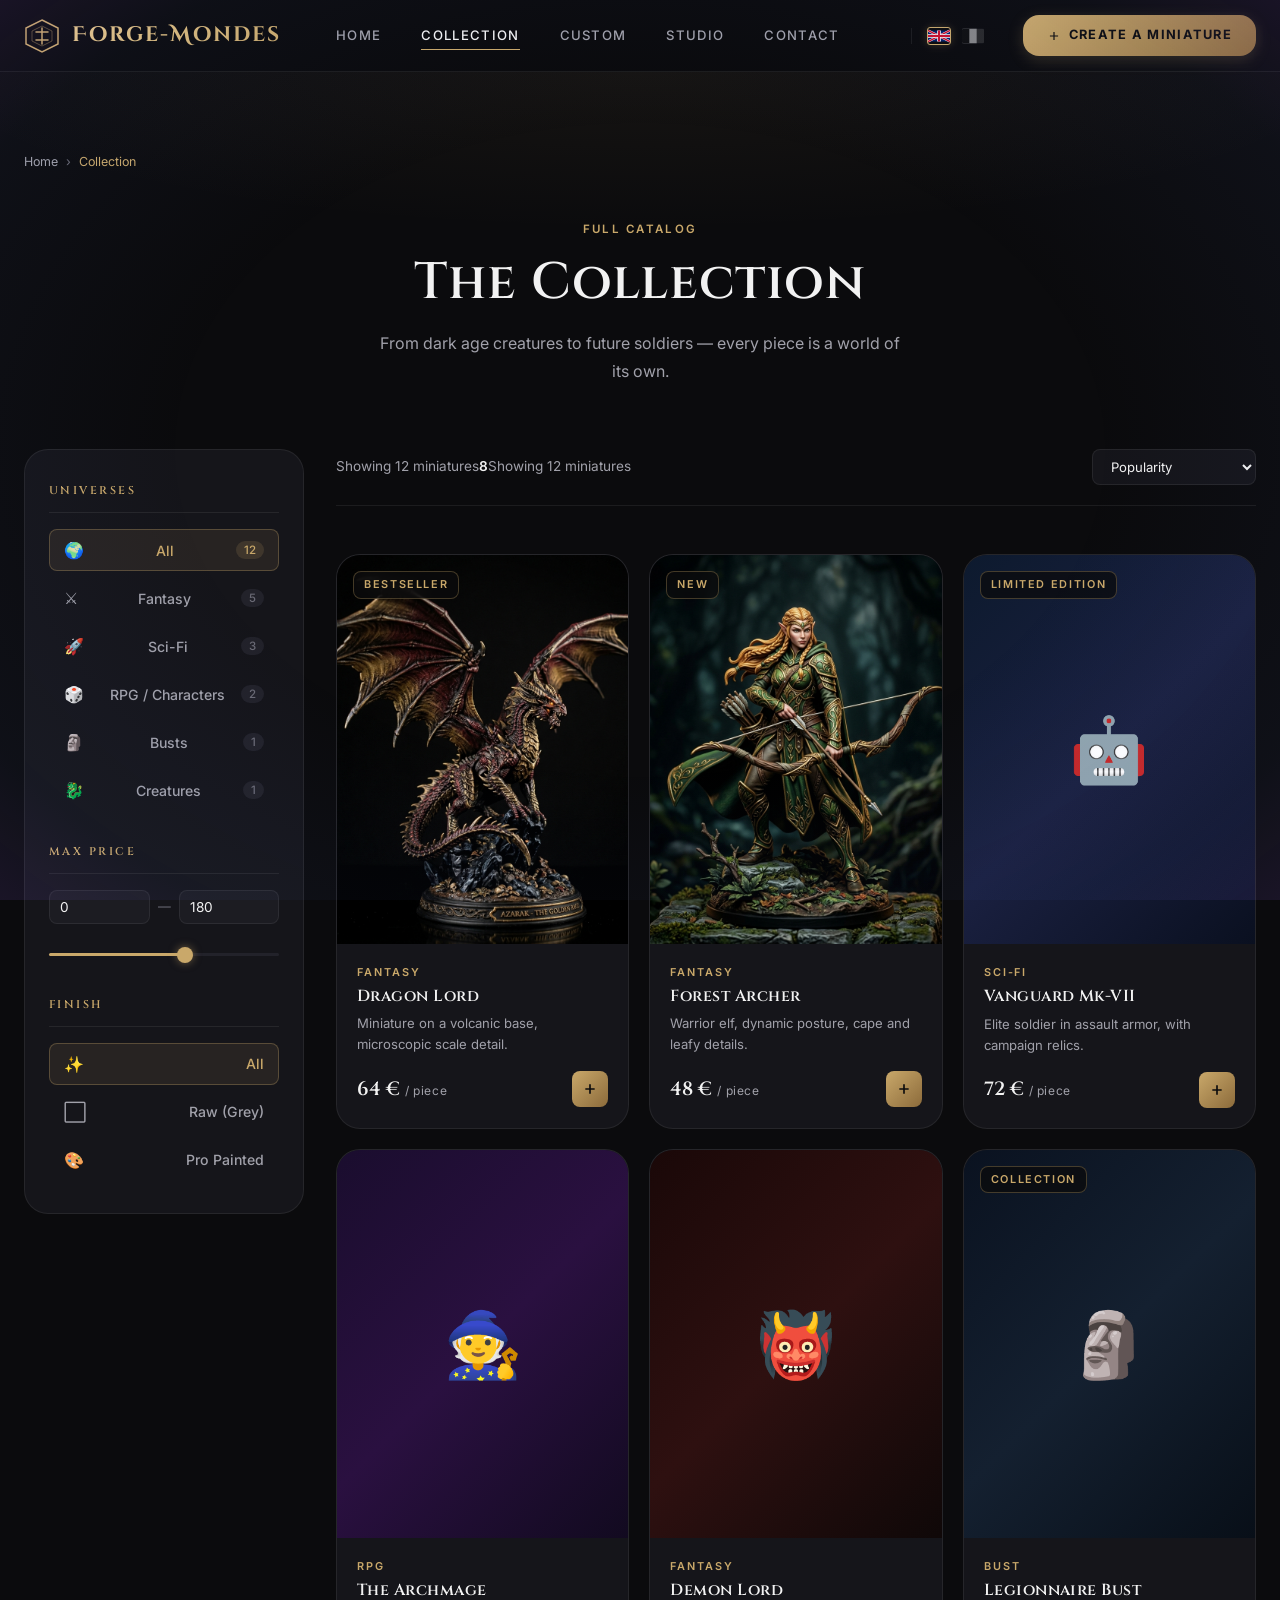
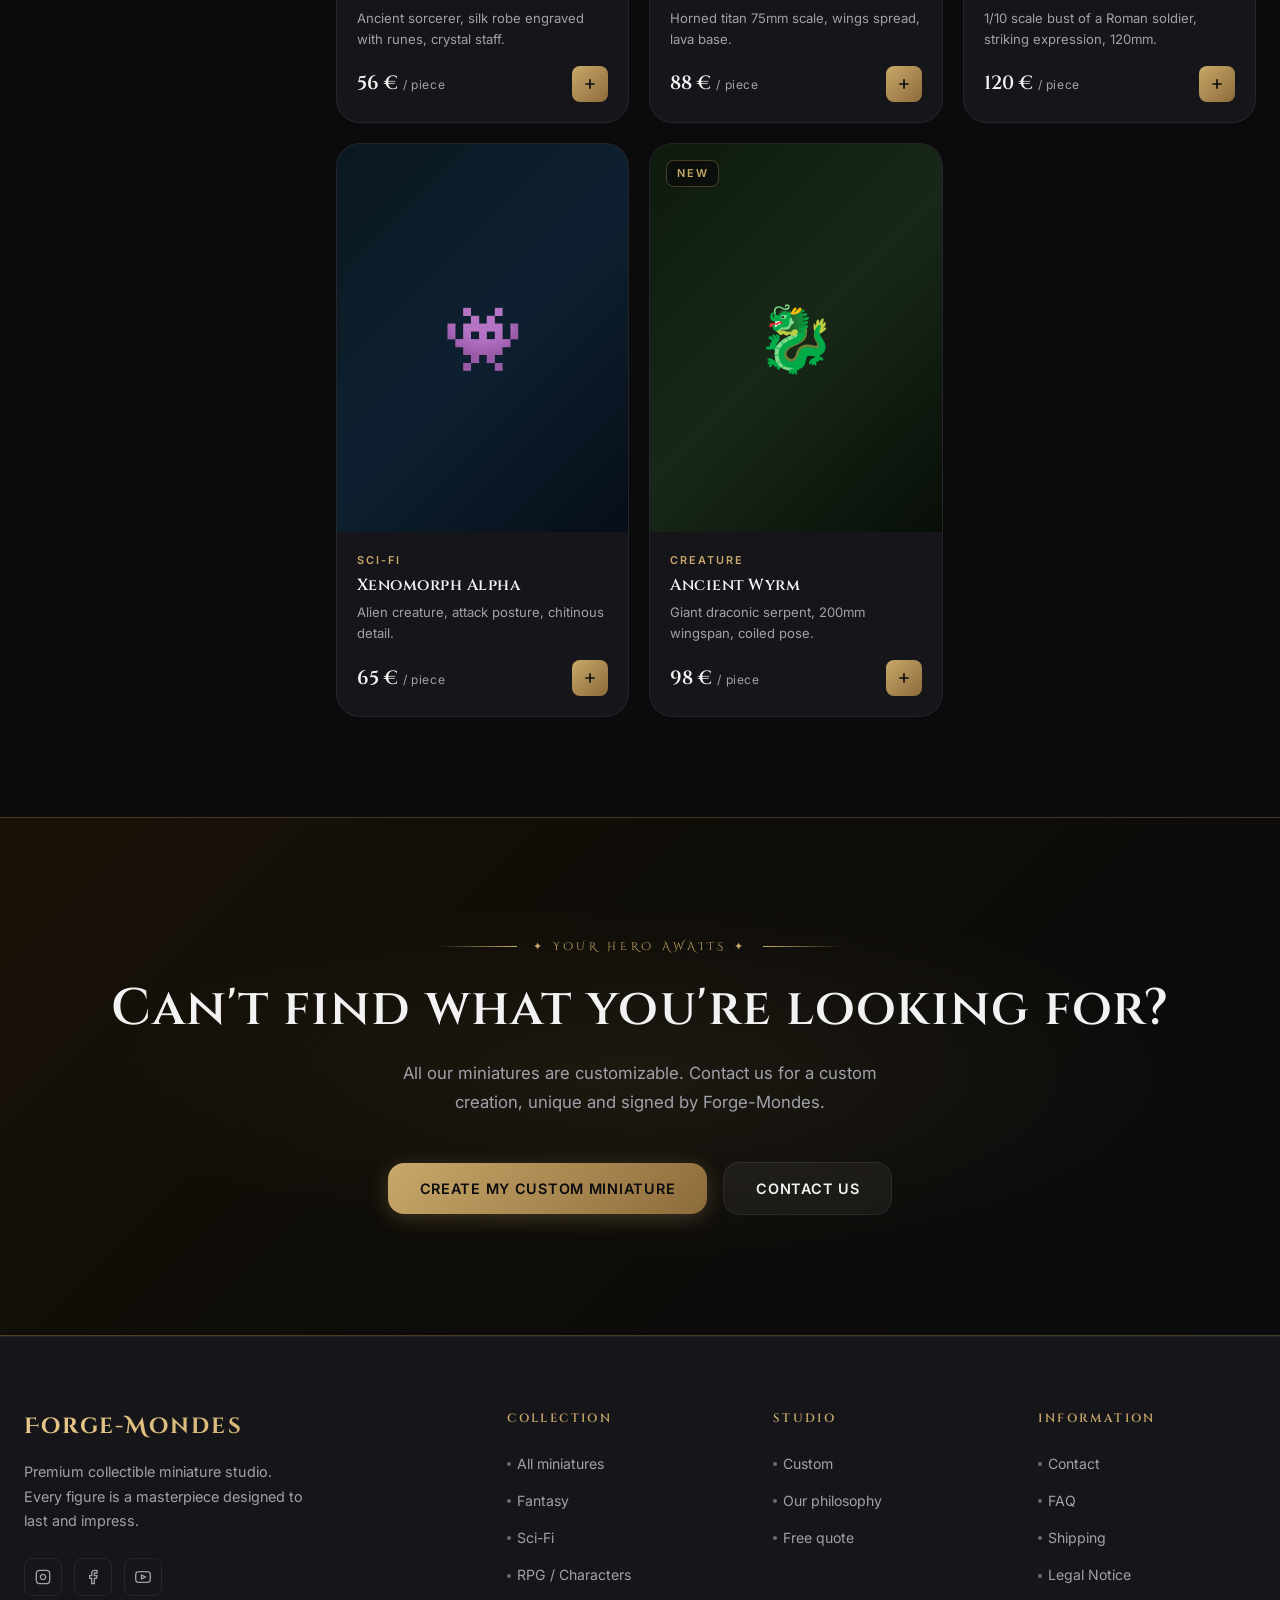
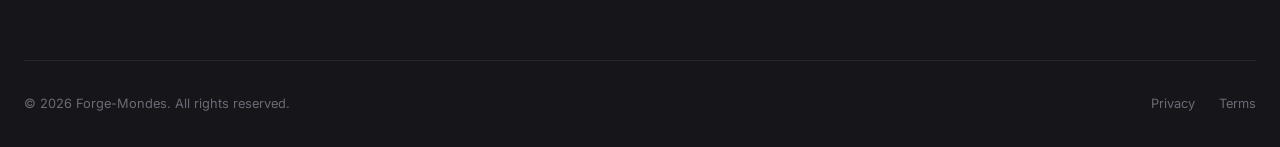
<file: docs/collection.html>
<!DOCTYPE html>
<html lang="en">
<head>
  <meta charset="UTF-8" />
  <meta name="viewport" content="width=device-width, initial-scale=1.0" />
  <title data-en="Collection — Forge-Mondes Premium Miniatures" data-fr="Collection — Figurines Premium Forge-Mondes">Collection — Forge-Mondes Premium Miniatures</title>
  <meta name="description" data-en="Browse the complete Forge-Mondes miniature collection: Fantasy, Sci-Fi, RPG, Busts, and Creatures. Unique pieces, collector finish." data-fr="Parcourez la collection complète de figurines Forge-Mondes : Fantasy, Sci-Fi, JdR, Bustes et Créatures. Pièces uniques, finition collection." content="Browse the complete Forge-Mondes miniature collection: Fantasy, Sci-Fi, RPG, Busts, and Creatures. Unique pieces, collector finish." />
  <link rel="preconnect" href="https://fonts.googleapis.com" />
  <link rel="preconnect" href="https://fonts.gstatic.com" crossorigin />
  <link rel="stylesheet" href="css/base.css" />
  <link rel="stylesheet" href="css/navbar.css" />
  <link rel="stylesheet" href="css/footer.css" />
  <link rel="stylesheet" href="css/pages/home.css" />
  <link rel="stylesheet" href="css/pages/collection.css" />
</head>
<body>

<!-- NAVBAR -->
<nav class="navbar" role="navigation" aria-label="Main Navigation">
  <div class="navbar-inner">
    <a href="index.html" class="navbar-logo">
      <div class="navbar-logo-mark">
        <svg viewBox="0 0 36 36" fill="none"><polygon points="18,2 34,10 34,26 18,34 2,26 2,10" fill="none" stroke="#c9a86a" stroke-width="1.5"/><polygon points="18,8 28,13 28,23 18,28 8,23 8,13" fill="none" stroke="#c9a86a" stroke-width="0.8" opacity="0.5"/><path d="M18 10 L18 26 M12 14 L24 14 M12 22 L24 22" stroke="#c9a86a" stroke-width="1.5" stroke-linecap="round"/></svg>
      </div>
      <span class="navbar-logo-text">Forge-Mondes</span>
    </a>
    <ul class="navbar-links">
      <li><a href="index.html" data-en="Home" data-fr="Accueil">Home</a></li>
      <li><a href="collection.html" class="active" data-en="Collection" data-fr="Collection">Collection</a></li>
      <li><a href="custom.html" data-en="Custom" data-fr="Personnalisation">Custom</a></li>
      <li><a href="studio.html" data-en="Studio" data-fr="Studio">Studio</a></li>
      <li><a href="contact.html" data-en="Contact" data-fr="Contact">Contact</a></li>
    </ul>

    <div class="lang-switcher">
      <div class="lang-flag" data-lang="en" title="English">
        <svg viewBox="0 0 60 30"><path fill="#012169" d="M0 0h60v30H0z"/><path fill="#FFF" d="m0 0 60 30m0-30L0 30"/><path stroke="#FFF" stroke-width="6" d="m0 0 60 30m0-30L0 30"/><path stroke="#C8102E" stroke-width="4" d="m0 0 60 30m0-30L0 30"/><path stroke="#FFF" stroke-width="10" d="M30 0v30M0 15h60"/><path stroke="#C8102E" stroke-width="6" d="M30 0v30M0 15h60"/></svg>
      </div>
      <div class="lang-flag" data-lang="fr" title="Français">
        <svg viewBox="0 0 3 2"><path fill="#EC1B24" d="M0 0h3v2H0z"/><path fill="#FFF" d="M0 0h2v2H0z"/><path fill="#051440" d="M0 0h1v2H0z"/></svg>
      </div>
    </div>

    <a href="custom.html" class="navbar-cta">
      <svg viewBox="0 0 24 24" fill="none" stroke="currentColor" stroke-width="2"><path d="M12 5v14M5 12h14"/></svg>
      <span data-en="Create a miniature" data-fr="Créer une figurine">Create a miniature</span>
    </a>
    <button class="navbar-burger" id="burger-btn" aria-label="Mobile menu"><span></span><span></span><span></span></button>
  </div>
</nav>
<div class="navbar-mobile" id="mobile-nav">
  <a href="index.html" data-en="Home" data-fr="Accueil">Home</a>
  <a href="collection.html" class="active" data-en="Collection" data-fr="Collection">Collection</a>
  <a href="custom.html" data-en="Custom" data-fr="Personnalisation">Custom</a>
  <a href="studio.html" data-en="Studio" data-fr="Studio">Studio</a>
  <a href="contact.html" data-en="Contact" data-fr="Contact">Contact</a>
  <a href="custom.html"><span data-en="✦ Create a miniature" data-fr="✦ Créer une figurine">✦ Create a miniature</span></a>
</div>

<!-- PAGE HERO -->
<header class="collection-page">
  <div class="page-hero">
    <div class="container">
      <nav class="breadcrumb" aria-label="Breadcrumb">
        <a href="index.html" data-en="Home" data-fr="Accueil">Home</a>
        <span class="breadcrumb-sep">›</span>
        <span class="breadcrumb-current" data-en="Collection" data-fr="Collection">Collection</span>
      </nav>
      <div class="page-hero-content reveal">
        <span class="label" data-en="Full Catalog" data-fr="Catalogue Complet">Full Catalog</span>
        <h1 data-en="The Collection" data-fr="La Collection">The Collection</h1>
        <p data-en="From dark age creatures to future soldiers — every piece is a world of its own." data-fr="Des créatures des âges sombres aux soldats du futur — chaque pièce est un monde en soi.">From dark age creatures to future soldiers — every piece is a world of its own.</p>
      </div>
    </div>
  </div>

  <!-- COLLECTION LAYOUT -->
  <div class="container">
    <div class="collection-layout">

      <!-- SIDEBAR -->
      <aside class="collection-sidebar" id="collection-sidebar" aria-label="Filters">
        <div class="sidebar-section">
          <h4 data-en="Universes" data-fr="Univers">Universes</h4>
          <div class="filter-list">
            <button class="filter-btn active" data-filter="all" id="filter-all">
              <span class="filter-btn-icon">🌍</span> <span data-en="All" data-fr="Tout">All</span>
              <span class="filter-btn-count">12</span>
            </button>
            <button class="filter-btn" data-filter="fantasy" id="filter-fantasy">
              <span class="filter-btn-icon">⚔️</span> <span data-en="Fantasy" data-fr="Fantasy">Fantasy</span>
              <span class="filter-btn-count">5</span>
            </button>
            <button class="filter-btn" data-filter="scifi" id="filter-scifi">
              <span class="filter-btn-icon">🚀</span> <span data-en="Sci-Fi" data-fr="Sci-Fi">Sci-Fi</span>
              <span class="filter-btn-count">3</span>
            </button>
            <button class="filter-btn" data-filter="jdr" id="filter-jdr">
              <span class="filter-btn-icon">🎲</span> <span data-en="RPG / Characters" data-fr="JdR / Personnages">RPG / Characters</span>
              <span class="filter-btn-count">2</span>
            </button>
            <button class="filter-btn" data-filter="buste" id="filter-buste">
              <span class="filter-btn-icon">🗿</span> <span data-en="Busts" data-fr="Bustes">Busts</span>
              <span class="filter-btn-count">1</span>
            </button>
            <button class="filter-btn" data-filter="creature" id="filter-creature">
              <span class="filter-btn-icon">🐉</span> <span data-en="Creatures" data-fr="Créatures">Creatures</span>
              <span class="filter-btn-count">1</span>
            </button>
          </div>
        </div>

        <div class="sidebar-section">
          <h4 data-en="Max Price" data-fr="Prix Max">Max Price</h4>
          <div class="price-range-inputs">
            <input class="price-input" type="number" value="0" min="0" max="300" placeholder="Min" id="price-min" />
            <span class="price-sep">—</span>
            <input class="price-input" type="number" value="180" min="0" max="300" placeholder="Max" id="price-max" />
          </div>
          <input class="range-slider" type="range" min="0" max="300" value="180" id="price-slider" aria-label="Max price" />
        </div>

        <div class="sidebar-section">
          <h4 data-en="Finish" data-fr="Finition">Finish</h4>
          <div class="filter-list">
            <button class="filter-btn active" data-filter="all">
              <span class="filter-btn-icon">✨</span> <span data-en="All" data-fr="Tout">All</span>
            </button>
            <button class="filter-btn">
              <span class="filter-btn-icon">⬜</span> <span data-en="Raw (Grey)" data-fr="Brut (Gris)">Raw (Grey)</span>
            </button>
            <button class="filter-btn">
              <span class="filter-btn-icon">🎨</span> <span data-en="Pro Painted" data-fr="Peint Studio">Pro Painted</span>
            </button>
          </div>
        </div>
      </aside>

      <!-- MAIN GRID -->
      <main>
        <div class="collection-topbar">
          <p class="collection-count" data-en="Showing 12 miniatures" data-fr="Affichage de 12 figurines">Showing <strong>12</strong> miniatures</p>
          <select class="sort-select" id="sort-select" aria-label="Sort by">
            <option value="popular" data-en="Popularity" data-fr="Popularité">Popularity</option>
            <option value="price-asc" data-en="Price: Low to High" data-fr="Prix : Croissant">Price: Low to High</option>
            <option value="price-desc" data-en="Price: High to Low" data-fr="Prix : Décroissant">Price: High to Low</option>
            <option value="new" data-en="Newest Arrivals" data-fr="Nouveautés">Newest Arrivals</option>
          </select>
        </div>

        <div class="active-filters" id="active-filters" aria-live="polite"></div>

        <div class="collection-grid" id="collection-grid">

          <article class="product-card reveal" data-universe="fantasy" data-price="64">
            <div class="product-card-image">
              <img src="assets/images/product_1.png" alt="Dragon Lord" loading="lazy" />
              <span class="product-card-badge">Bestseller</span>
              <button class="product-card-wish" aria-label="Favorites"><svg width="16" height="16" viewBox="0 0 24 24" fill="none" stroke="currentColor" stroke-width="2"><path d="M20.84 4.61a5.5 5.5 0 0 0-7.78 0L12 5.67l-1.06-1.06a5.5 5.5 0 0 0-7.78 7.78l1.06 1.06L12 21.23l7.78-7.78 1.06-1.06a5.5 5.5 0 0 0 0-7.78z"/></svg></button>
            </div>
            <div class="product-card-info">
              <span class="product-card-universe">Fantasy</span>
              <h3 class="product-card-name">Dragon Lord</h3>
              <p class="product-card-desc">Miniature on a volcanic base, microscopic scale detail.</p>
              <div class="product-card-footer">
                <div class="product-card-price">64 € <span>/ piece</span></div>
                <button class="product-card-add" aria-label="Add to cart"><svg width="16" height="16" viewBox="0 0 24 24" fill="none" stroke="#0b0b0d" stroke-width="2.5"><line x1="12" y1="5" x2="12" y2="19"/><line x1="5" y1="12" x2="19" y2="12"/></svg></button>
              </div>
            </div>
          </article>

          <article class="product-card reveal reveal-delay-1" data-universe="fantasy" data-price="48">
            <div class="product-card-image">
              <img src="assets/images/product_2.png" alt="Forest Archer" loading="lazy" />
              <span class="product-card-badge">New</span>
              <button class="product-card-wish" aria-label="Favorites"><svg width="16" height="16" viewBox="0 0 24 24" fill="none" stroke="currentColor" stroke-width="2"><path d="M20.84 4.61a5.5 5.5 0 0 0-7.78 0L12 5.67l-1.06-1.06a5.5 5.5 0 0 0-7.78 7.78l1.06 1.06L12 21.23l7.78-7.78 1.06-1.06a5.5 5.5 0 0 0 0-7.78z"/></svg></button>
            </div>
            <div class="product-card-info">
              <span class="product-card-universe">Fantasy</span>
              <h3 class="product-card-name">Forest Archer</h3>
              <p class="product-card-desc">Warrior elf, dynamic posture, cape and leafy details.</p>
              <div class="product-card-footer">
                <div class="product-card-price">48 € <span>/ piece</span></div>
                <button class="product-card-add" aria-label="Add to cart"><svg width="16" height="16" viewBox="0 0 24 24" fill="none" stroke="#0b0b0d" stroke-width="2.5"><line x1="12" y1="5" x2="12" y2="19"/><line x1="5" y1="12" x2="19" y2="12"/></svg></button>
              </div>
            </div>
          </article>

          <article class="product-card reveal reveal-delay-2" data-universe="scifi" data-price="72">
            <div class="product-card-image" style="background:linear-gradient(135deg,#0d1a2e,#1a2040,#0a1020);position:relative;aspect-ratio:3/4">
              <div style="position:absolute;inset:0;display:flex;align-items:center;justify-content:center;font-size:4rem">🤖</div>
              <span class="product-card-badge">Limited Edition</span>
              <button class="product-card-wish" aria-label="Favorites"><svg width="16" height="16" viewBox="0 0 24 24" fill="none" stroke="currentColor" stroke-width="2"><path d="M20.84 4.61a5.5 5.5 0 0 0-7.78 0L12 5.67l-1.06-1.06a5.5 5.5 0 0 0-7.78 7.78l1.06 1.06L12 21.23l7.78-7.78 1.06-1.06a5.5 5.5 0 0 0 0-7.78z"/></svg></button>
            </div>
            <div class="product-card-info">
              <span class="product-card-universe">Sci-Fi</span>
              <h3 class="product-card-name">Vanguard Mk-VII</h3>
              <p class="product-card-desc">Elite soldier in assault armor, with campaign relics.</p>
              <div class="product-card-footer">
                <div class="product-card-price">72 € <span>/ piece</span></div>
                <button class="product-card-add" aria-label="Add to cart"><svg width="16" height="16" viewBox="0 0 24 24" fill="none" stroke="#0b0b0d" stroke-width="2.5"><line x1="12" y1="5" x2="12" y2="19"/><line x1="5" y1="12" x2="19" y2="12"/></svg></button>
              </div>
            </div>
          </article>

          <article class="product-card reveal reveal-delay-3" data-universe="jdr" data-price="56">
            <div class="product-card-image" style="background:linear-gradient(135deg,#1a0d2e,#2a1040,#120a20);position:relative;aspect-ratio:3/4">
              <div style="position:absolute;inset:0;display:flex;align-items:center;justify-content:center;font-size:4rem">🧙</div>
              <button class="product-card-wish" aria-label="Favorites"><svg width="16" height="16" viewBox="0 0 24 24" fill="none" stroke="currentColor" stroke-width="2"><path d="M20.84 4.61a5.5 5.5 0 0 0-7.78 0L12 5.67l-1.06-1.06a5.5 5.5 0 0 0-7.78 7.78l1.06 1.06L12 21.23l7.78-7.78 1.06-1.06a5.5 5.5 0 0 0 0-7.78z"/></svg></button>
            </div>
            <div class="product-card-info">
              <span class="product-card-universe">RPG</span>
              <h3 class="product-card-name">The Archmage</h3>
              <p class="product-card-desc">Ancient sorcerer, silk robe engraved with runes, crystal staff.</p>
              <div class="product-card-footer">
                <div class="product-card-price">56 € <span>/ piece</span></div>
                <button class="product-card-add" aria-label="Add to cart"><svg width="16" height="16" viewBox="0 0 24 24" fill="none" stroke="#0b0b0d" stroke-width="2.5"><line x1="12" y1="5" x2="12" y2="19"/><line x1="5" y1="12" x2="19" y2="12"/></svg></button>
              </div>
            </div>
          </article>

          <article class="product-card reveal" data-universe="fantasy" data-price="88">
            <div class="product-card-image" style="background:linear-gradient(135deg,#1a0808,#2e1010,#0f0808);position:relative;aspect-ratio:3/4">
              <div style="position:absolute;inset:0;display:flex;align-items:center;justify-content:center;font-size:4rem">👹</div>
              <button class="product-card-wish" aria-label="Favorites"><svg width="16" height="16" viewBox="0 0 24 24" fill="none" stroke="currentColor" stroke-width="2"><path d="M20.84 4.61a5.5 5.5 0 0 0-7.78 0L12 5.67l-1.06-1.06a5.5 5.5 0 0 0-7.78 7.78l1.06 1.06L12 21.23l7.78-7.78 1.06-1.06a5.5 5.5 0 0 0 0-7.78z"/></svg></button>
            </div>
            <div class="product-card-info">
              <span class="product-card-universe">Fantasy</span>
              <h3 class="product-card-name">Demon Lord</h3>
              <p class="product-card-desc">Horned titan 75mm scale, wings spread, lava base.</p>
              <div class="product-card-footer">
                <div class="product-card-price">88 € <span>/ piece</span></div>
                <button class="product-card-add" aria-label="Add to cart"><svg width="16" height="16" viewBox="0 0 24 24" fill="none" stroke="#0b0b0d" stroke-width="2.5"><line x1="12" y1="5" x2="12" y2="19"/><line x1="5" y1="12" x2="19" y2="12"/></svg></button>
              </div>
            </div>
          </article>

          <article class="product-card reveal reveal-delay-1" data-universe="buste" data-price="120">
            <div class="product-card-image" style="background:linear-gradient(135deg,#0a1220,#142030,#080f18);position:relative;aspect-ratio:3/4">
              <div style="position:absolute;inset:0;display:flex;align-items:center;justify-content:center;font-size:4rem">🗿</div>
              <span class="product-card-badge">Collection</span>
              <button class="product-card-wish" aria-label="Favorites"><svg width="16" height="16" viewBox="0 0 24 24" fill="none" stroke="currentColor" stroke-width="2"><path d="M20.84 4.61a5.5 5.5 0 0 0-7.78 0L12 5.67l-1.06-1.06a5.5 5.5 0 0 0-7.78 7.78l1.06 1.06L12 21.23l7.78-7.78 1.06-1.06a5.5 5.5 0 0 0 0-7.78z"/></svg></button>
            </div>
            <div class="product-card-info">
              <span class="product-card-universe">Bust</span>
              <h3 class="product-card-name">Legionnaire Bust</h3>
              <p class="product-card-desc">1/10 scale bust of a Roman soldier, striking expression, 120mm.</p>
              <div class="product-card-footer">
                <div class="product-card-price">120 € <span>/ piece</span></div>
                <button class="product-card-add" aria-label="Add to cart"><svg width="16" height="16" viewBox="0 0 24 24" fill="none" stroke="#0b0b0d" stroke-width="2.5"><line x1="12" y1="5" x2="12" y2="19"/><line x1="5" y1="12" x2="19" y2="12"/></svg></button>
              </div>
            </div>
          </article>

          <article class="product-card reveal reveal-delay-2" data-universe="scifi" data-price="65">
            <div class="product-card-image" style="background:linear-gradient(135deg,#0a1820,#0e2030,#060e18);position:relative;aspect-ratio:3/4">
              <div style="position:absolute;inset:0;display:flex;align-items:center;justify-content:center;font-size:4rem">👾</div>
              <button class="product-card-wish" aria-label="Favorites"><svg width="16" height="16" viewBox="0 0 24 24" fill="none" stroke="currentColor" stroke-width="2"><path d="M20.84 4.61a5.5 5.5 0 0 0-7.78 0L12 5.67l-1.06-1.06a5.5 5.5 0 0 0-7.78 7.78l1.06 1.06L12 21.23l7.78-7.78 1.06-1.06a5.5 5.5 0 0 0 0-7.78z"/></svg></button>
            </div>
            <div class="product-card-info">
              <span class="product-card-universe">Sci-Fi</span>
              <h3 class="product-card-name">Xenomorph Alpha</h3>
              <p class="product-card-desc">Alien creature, attack posture, chitinous detail.</p>
              <div class="product-card-footer">
                <div class="product-card-price">65 € <span>/ piece</span></div>
                <button class="product-card-add" aria-label="Add to cart"><svg width="16" height="16" viewBox="0 0 24 24" fill="none" stroke="#0b0b0d" stroke-width="2.5"><line x1="12" y1="5" x2="12" y2="19"/><line x1="5" y1="12" x2="19" y2="12"/></svg></button>
              </div>
            </div>
          </article>

          <article class="product-card reveal reveal-delay-3" data-universe="creature" data-price="98">
            <div class="product-card-image" style="background:linear-gradient(135deg,#0d1a0d,#182818,#080f08);position:relative;aspect-ratio:3/4">
              <div style="position:absolute;inset:0;display:flex;align-items:center;justify-content:center;font-size:4rem">🐉</div>
              <span class="product-card-badge">New</span>
              <button class="product-card-wish" aria-label="Favorites"><svg width="16" height="16" viewBox="0 0 24 24" fill="none" stroke="currentColor" stroke-width="2"><path d="M20.84 4.61a5.5 5.5 0 0 0-7.78 0L12 5.67l-1.06-1.06a5.5 5.5 0 0 0-7.78 7.78l1.06 1.06L12 21.23l7.78-7.78 1.06-1.06a5.5 5.5 0 0 0 0-7.78z"/></svg></button>
            </div>
            <div class="product-card-info">
              <span class="product-card-universe">Creature</span>
              <h3 class="product-card-name">Ancient Wyrm</h3>
              <p class="product-card-desc">Giant draconic serpent, 200mm wingspan, coiled pose.</p>
              <div class="product-card-footer">
                <div class="product-card-price">98 € <span>/ piece</span></div>
                <button class="product-card-add" aria-label="Add to cart"><svg width="16" height="16" viewBox="0 0 24 24" fill="none" stroke="#0b0b0d" stroke-width="2.5"><line x1="12" y1="5" x2="12" y2="19"/><line x1="5" y1="12" x2="19" y2="12"/></svg></button>
              </div>
            </div>
          </article>

        </div><!-- /collection-grid -->
      </main>
    </div><!-- /collection-layout -->
  </div><!-- /container -->
</header>

<!-- CTA FINAL -->
<section class="cta-final">
  <div class="container">
    <div class="cta-final-ornament">✦ Your hero awaits ✦</div>
    <h2 class="reveal">Can't find what you're looking for?</h2>
    <p class="reveal reveal-delay-1">All our miniatures are customizable. Contact us for a custom creation, unique and signed by Forge-Mondes.</p>
    <div class="cta-final-btns reveal reveal-delay-2">
      <a href="custom.html" class="btn btn-primary">Create my custom miniature</a>
      <a href="contact.html" class="btn btn-ghost">Contact us</a>
    </div>
  </div>
</section>

<!-- FOOTER -->
<footer class="footer">
  <div class="container">
    <div class="footer-grid">
      <div class="footer-brand">
        <span class="footer-logo">Forge-Mondes</span>
        <p>Premium collectible miniature studio. Every figure is a masterpiece designed to last and impress.</p>
        <div class="footer-socials">
          <a href="#" class="footer-social-link" aria-label="Instagram"><svg viewBox="0 0 24 24" fill="none" stroke="currentColor" stroke-width="2"><rect x="2" y="2" width="20" height="20" rx="5"/><path d="M16 11.37A4 4 0 1 1 12.63 8 4 4 0 0 1 16 11.37z"/><line x1="17.5" y1="6.5" x2="17.51" y2="6.5"/></svg></a>
          <a href="#" class="footer-social-link" aria-label="Facebook"><svg viewBox="0 0 24 24" fill="none" stroke="currentColor" stroke-width="2"><path d="M18 2h-3a5 5 0 0 0-5 5v3H7v4h3v8h4v-8h3l1-4h-4V7a1 1 0 0 1 1-1h3z"/></svg></a>
          <a href="#" class="footer-social-link" aria-label="YouTube"><svg viewBox="0 0 24 24" fill="none" stroke="currentColor" stroke-width="2"><path d="M22.54 6.42a2.78 2.78 0 0 0-1.95-1.96C18.88 4 12 4 12 4s-6.88 0-8.59.46a2.78 2.78 0 0 0-1.95 1.96A29 29 0 0 0 1 12a29 29 0 0 0 .46 5.58A2.78 2.78 0 0 0 3.41 19.6C5.12 20 12 20 12 20s6.88 0 8.59-.46a2.78 2.78 0 0 0 1.95-1.95A29 29 0 0 0 23 12a29 29 0 0 0-.46-5.58z"/><polygon points="9.75 15.02 15.5 12 9.75 8.98 9.75 15.02"/></svg></a>
        </div>
      </div>
      <div class="footer-col">
        <h4>Collection</h4>
        <ul>
          <li><a href="collection.html">All miniatures</a></li>
          <li><a href="collection.html">Fantasy</a></li>
          <li><a href="collection.html">Sci-Fi</a></li>
          <li><a href="collection.html">RPG / Characters</a></li>
        </ul>
      </div>
      <div class="footer-col">
        <h4>Studio</h4>
        <ul>
          <li><a href="custom.html">Custom</a></li>
          <li><a href="studio.html">Our philosophy</a></li>
          <li><a href="contact.html">Free quote</a></li>
        </ul>
      </div>
      <div class="footer-col">
        <h4>Information</h4>
        <ul>
          <li><a href="contact.html">Contact</a></li>
          <li><a href="#">FAQ</a></li>
          <li><a href="#">Shipping</a></li>
          <li><a href="#">Legal Notice</a></li>
        </ul>
      </div>
    </div>
    <div class="footer-bottom">
      <p data-en="© 2026 Forge-Mondes. All rights reserved." data-fr="© 2026 Forge-Mondes. Tous droits réservés.">© 2026 Forge-Mondes. All rights reserved.</p>
      <div class="footer-bottom-links">
        <a href="#" data-en="Privacy" data-fr="Confidentialité">Privacy</a>
        <a href="#" data-en="Terms" data-fr="Conditions">Terms</a>
      </div>
    </div>
  </div>
</footer>

<script src="js/main.js"></script>
<script src="js/pages/home.js"></script>
<script src="js/pages/collection.js"></script>
</body>
</html>
</file>
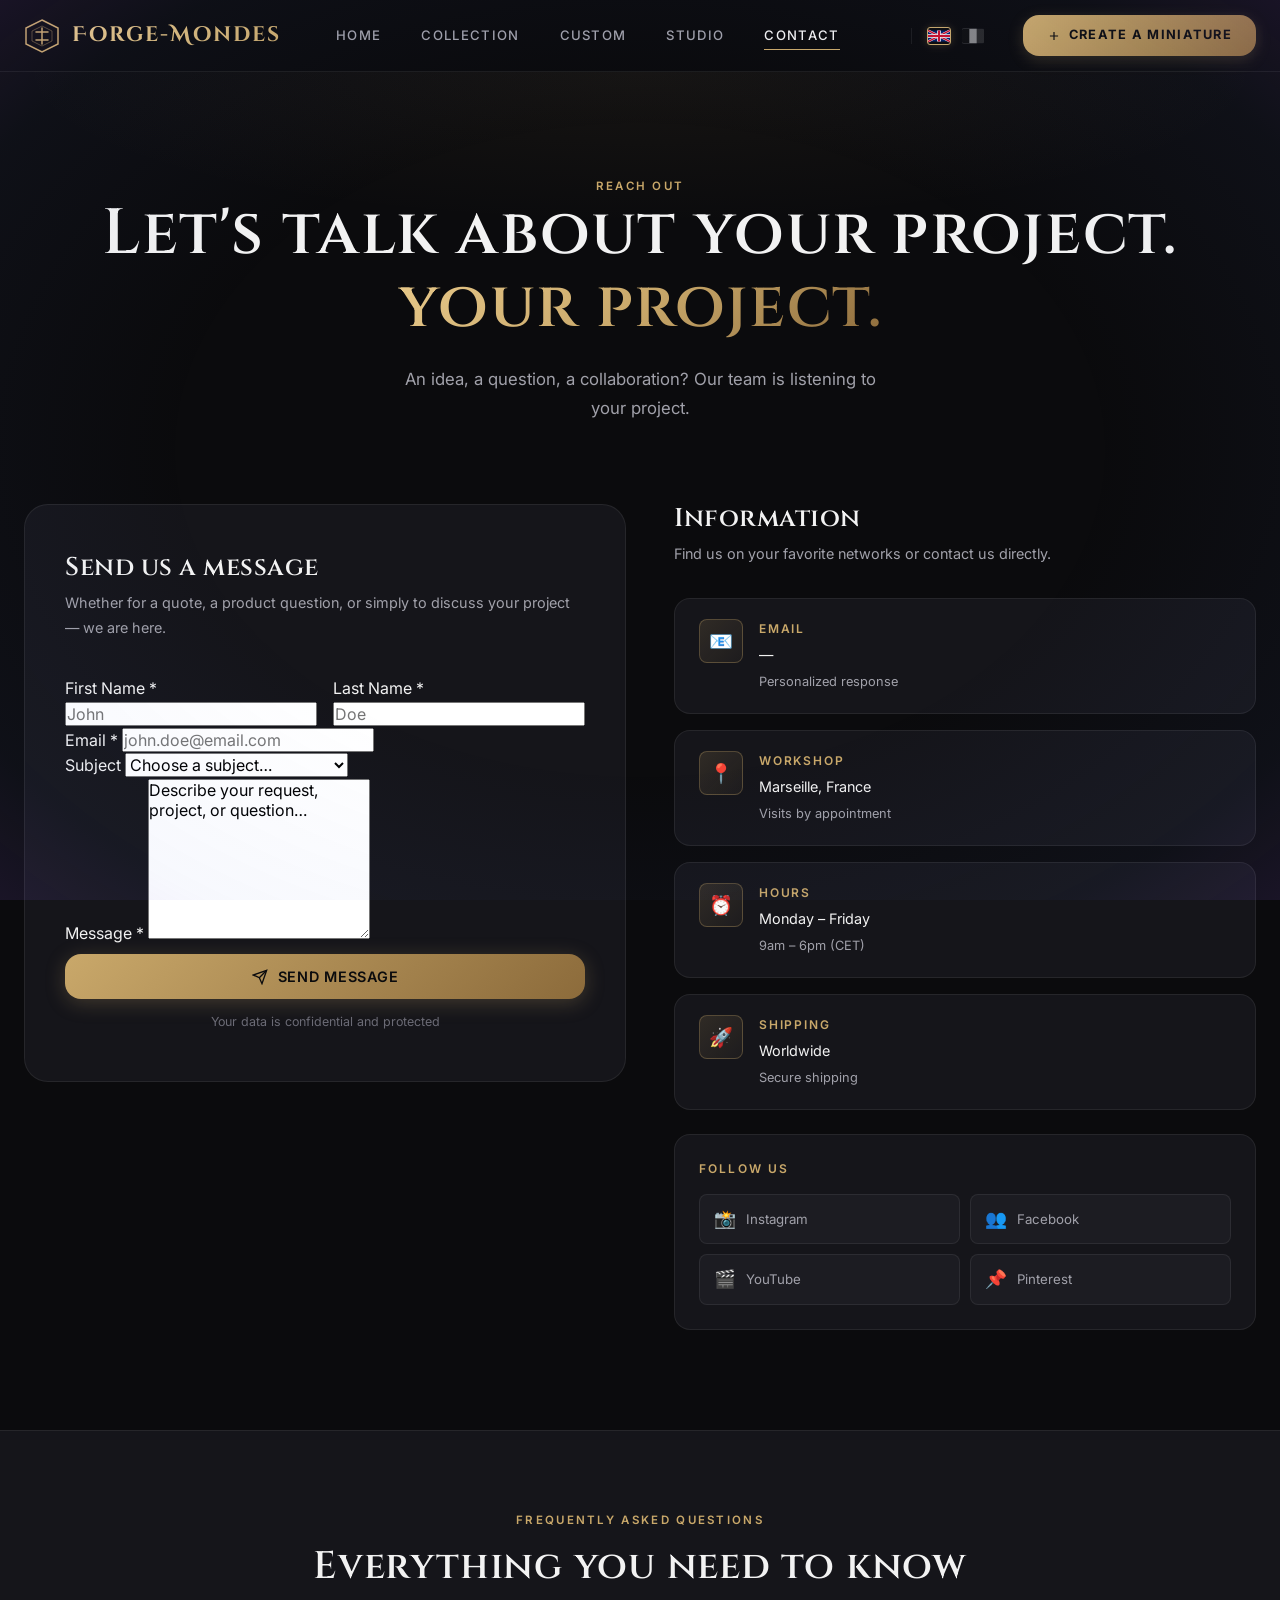
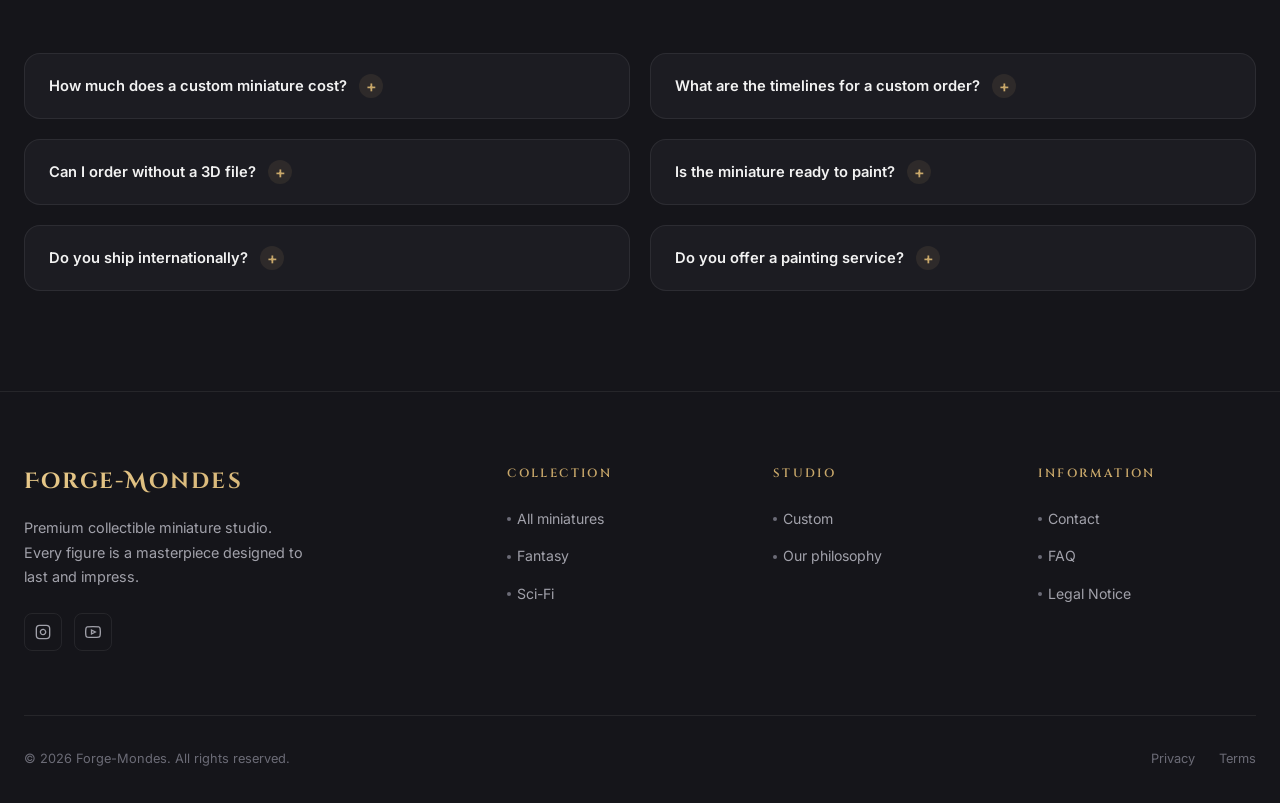
<file: docs/contact.html>
<!DOCTYPE html>
<html lang="en">
<head>
  <meta charset="UTF-8" />
  <meta name="viewport" content="width=device-width, initial-scale=1.0" />
  <title data-en="Contact — Forge-Mondes Miniature Studio" data-fr="Contact — Studio Forge-Mondes">Contact — Forge-Mondes Miniature Studio</title>
  <meta name="description" data-en="Contact the Forge-Mondes team for a custom quote, a question about our collection, or a collaboration." data-fr="Contactez l'équipe Forge-Mondes pour un devis personnalisé, une question sur la collection ou une collaboration." content="Contact the Forge-Mondes team for a custom quote, a question about our collection, or a collaboration." />
  <link rel="preconnect" href="https://fonts.googleapis.com" />
  <link rel="preconnect" href="https://fonts.gstatic.com" crossorigin />
  <link rel="stylesheet" href="css/base.css" />
  <link rel="stylesheet" href="css/navbar.css" />
  <link rel="stylesheet" href="css/footer.css" />
  <link rel="stylesheet" href="css/pages/contact.css" />
</head>
<body>

<!-- NAVBAR -->
<nav class="navbar" role="navigation">
  <div class="navbar-inner">
    <a href="index.html" class="navbar-logo">
      <div class="navbar-logo-mark">
        <svg viewBox="0 0 36 36" fill="none"><polygon points="18,2 34,10 34,26 18,34 2,26 2,10" fill="none" stroke="#c9a86a" stroke-width="1.5"/><polygon points="18,8 28,13 28,23 18,28 8,23 8,13" fill="none" stroke="#c9a86a" stroke-width="0.8" opacity="0.5"/><path d="M18 10 L18 26 M12 14 L24 14 M12 22 L24 22" stroke="#c9a86a" stroke-width="1.5" stroke-linecap="round"/></svg>
      </div>
      <span class="navbar-logo-text">Forge-Mondes</span>
    </a>
    <ul class="navbar-links">
      <li><a href="index.html" data-en="Home" data-fr="Accueil">Home</a></li>
      <li><a href="collection.html" data-en="Collection" data-fr="Collection">Collection</a></li>
      <li><a href="custom.html" data-en="Custom" data-fr="Personnalisation">Custom</a></li>
      <li><a href="studio.html" data-en="Studio" data-fr="Studio">Studio</a></li>
      <li><a href="contact.html" class="active" data-en="Contact" data-fr="Contact">Contact</a></li>
    </ul>

    <div class="lang-switcher">
      <div class="lang-flag" data-lang="en" title="English">
        <svg viewBox="0 0 60 30"><path fill="#012169" d="M0 0h60v30H0z"/><path fill="#FFF" d="m0 0 60 30m0-30L0 30"/><path stroke="#FFF" stroke-width="6" d="m0 0 60 30m0-30L0 30"/><path stroke="#C8102E" stroke-width="4" d="m0 0 60 30m0-30L0 30"/><path stroke="#FFF" stroke-width="10" d="M30 0v30M0 15h60"/><path stroke="#C8102E" stroke-width="6" d="M30 0v30M0 15h60"/></svg>
      </div>
      <div class="lang-flag" data-lang="fr" title="Français">
        <svg viewBox="0 0 3 2"><path fill="#EC1B24" d="M0 0h3v2H0z"/><path fill="#FFF" d="M0 0h2v2H0z"/><path fill="#051440" d="M0 0h1v2H0z"/></svg>
      </div>
    </div>

    <a href="custom.html" class="navbar-cta">
      <svg viewBox="0 0 24 24" fill="none" stroke="currentColor" stroke-width="2"><path d="M12 5v14M5 12h14"/></svg>
      <span data-en="Create a miniature" data-fr="Créer une figurine">Create a miniature</span>
    </a>
    <button class="navbar-burger" id="burger-btn" aria-label="Mobile menu"><span></span><span></span><span></span></button>
  </div>
</nav>
<div class="navbar-mobile" id="mobile-nav">
  <a href="index.html" data-en="Home" data-fr="Accueil">Home</a>
  <a href="collection.html" data-en="Collection" data-fr="Collection">Collection</a>
  <a href="custom.html" data-en="Custom" data-fr="Personnalisation">Custom</a>
  <a href="studio.html" data-en="Studio" data-fr="Studio">Studio</a>
  <a href="contact.html" class="active" data-en="Contact" data-fr="Contact">Contact</a>
  <a href="custom.html"><span data-en="✦ Create a miniature" data-fr="✦ Créer une figurine">✦ Create a miniature</span></a>
</div>

<main class="contact-page">

  <!-- HERO -->
  <section class="contact-hero">
    <div class="container">
      <div class="reveal">
        <span class="label" data-en="Reach Out" data-fr="Contactez-nous">Reach Out</span>
        <h1 data-en="Let's talk about your project." data-fr="Parlons de votre projet.">Let's talk about<br/><span class="gradient-text">your project.</span></h1>
        <p style="max-width:480px; margin:20px auto 0; font-size:1.05rem;" data-en="An idea, a question, a collaboration? Our team is listening to your project." data-fr="Une idée, une question, une collaboration ? Notre équipe est à l'écoute de votre projet.">
          An idea, a question, a collaboration? Our team is listening to your project.
        </p>
      </div>
    </div>
  </section>

  <!-- MAIN LAYOUT -->
  <div class="container">
    <div class="contact-layout">

      <!-- FORM -->
      <div class="reveal-left">
        <div class="contact-form-card">
          <h2 data-en="Send us a message" data-fr="Envoyez-nous un message">Send us a message</h2>
          <p data-en="Whether for a quote, a product question, or simply to discuss your project — we are here." data-fr="Que ce soit pour un devis, une question produit ou simplement discuter de votre projet — nous sommes là.">Whether for a quote, a product question, or simply to discuss your project — we are here.</p>

          <div class="contact-success" id="contact-success" role="status" aria-live="polite">
            <span class="contact-success-icon">✉️</span>
            <h3 data-en="Message sent!" data-fr="Message envoyé !">Message sent!</h3>
            <p data-en="Thank you for contacting us. Our team will get back to you soon." data-fr="Merci de nous avoir contactés. Notre équipe vous répondra prochainement.">Thank you for contacting us. Our team will get back to you soon.</p>
            <a href="index.html" class="btn btn-secondary" style="margin-top:8px;"><span data-en="Back to Home" data-fr="Retour à l'accueil">Back to Home</span></a>
          </div>

          <form id="contact-form" novalidate>
            <div style="display:grid; grid-template-columns:1fr 1fr; gap:16px;">
              <div class="form-group">
                <label class="form-label" for="c-prenom" data-en="First Name *" data-fr="Prénom *">First Name *</label>
                <input class="form-input" type="text" id="c-prenom" name="prenom" placeholder="John" data-en="John" data-fr="Jean" required autocomplete="given-name" />
              </div>
              <div class="form-group">
                <label class="form-label" for="c-nom" data-en="Last Name *" data-fr="Nom *">Last Name *</label>
                <input class="form-input" type="text" id="c-nom" name="nom" placeholder="Doe" data-en="Doe" data-fr="Dupont" required autocomplete="family-name" />
              </div>
            </div>

            <div class="form-group">
              <label class="form-label" for="c-email" data-en="Email *" data-fr="Email *">Email *</label>
              <input class="form-input" type="email" id="c-email" name="email" placeholder="john.doe@email.com" data-en="john.doe@email.com" data-fr="jean.dupont@email.com" required autocomplete="email" />
            </div>

            <div class="form-group">
              <label class="form-label" for="c-sujet" data-en="Subject" data-fr="Sujet">Subject</label>
              <select class="form-select" id="c-sujet" name="sujet">
                <option value="" data-en="Choose a subject…" data-fr="Choisissez un sujet…">Choose a subject…</option>
                <option value="devis" data-en="Quote Request" data-fr="Demande de devis">Quote Request</option>
                <option value="commande" data-en="Order Question" data-fr="Question sur une commande">Order Question</option>
                <option value="produit" data-en="Product Question" data-fr="Question sur un produit">Product Question</option>
                <option value="partenariat" data-en="Partnership / Collaboration" data-fr="Partenariat / Collaboration">Partnership / Collaboration</option>
                <option value="autre" data-en="Other" data-fr="Autre">Other</option>
              </select>
            </div>

            <div class="form-group">
              <label class="form-label" for="c-message" data-en="Message *" data-fr="Message *">Message *</label>
              <textarea class="form-textarea" id="c-message" name="message" placeholder="Describe your request, project, or question…" data-en="Describe your request, project, or question…" data-fr="Décrivez votre demande, projet ou question…" required style="min-height:160px;"></textarea>
            </div>

            <button type="submit" class="btn btn-primary" id="contact-submit" style="width:100%; justify-content:center; margin-top:8px;">
              <svg width="16" height="16" viewBox="0 0 24 24" fill="none" stroke="currentColor" stroke-width="2"><line x1="22" y1="2" x2="11" y2="13"/><polygon points="22 2 15 22 11 13 2 9 22 2"/></svg>
              <span data-en="Send Message" data-fr="Envoyer le message">Send Message</span>
            </button>
            <p style="font-size:0.78rem; color:var(--muted-2); text-align:center; margin-top:12px;" data-en="Your data is confidential and protected" data-fr="Vos données sont confidentielles et protégées">Your data is confidential and protected</p>
          </form>
        </div>
      </div>

      <!-- INFO -->
      <div class="contact-info reveal-right">
        <div class="contact-info-header">
          <h2 data-en="Information" data-fr="Informations">Information</h2>
          <p data-en="Find us on your favorite networks or contact us directly." data-fr="Retrouvez-nous sur vos réseaux favoris ou contactez-nous directement.">Find us on your favorite networks or contact us directly.</p>
        </div>

        <div class="contact-info-cards">
          <div class="contact-info-card">
            <div class="contact-info-card-icon">📧</div>
            <div class="contact-info-card-text">
              <h4 data-en="Email" data-fr="Email">Email</h4>
              <p>—</p>
              <span data-en="Personalized response" data-fr="Réponse personnalisée">Personalized response</span>
            </div>
          </div>

          <div class="contact-info-card">
            <div class="contact-info-card-icon">📍</div>
            <div class="contact-info-card-text">
              <h4 data-en="Workshop" data-fr="Atelier">Workshop</h4>
              <p data-en="Marseille, France" data-fr="Marseille, France">Marseille, France</p>
              <span data-en="Visits by appointment" data-fr="Visites sur rendez-vous">Visits by appointment</span>
            </div>
          </div>

          <div class="contact-info-card">
            <div class="contact-info-card-icon">⏰</div>
            <div class="contact-info-card-text">
              <h4 data-en="Hours" data-fr="Horaires">Hours</h4>
              <p data-en="Monday – Friday" data-fr="Lundi – Vendredi">Monday – Friday</p>
              <span>9am – 6pm (CET)</span>
            </div>
          </div>

          <div class="contact-info-card">
            <div class="contact-info-card-icon">🚀</div>
            <div class="contact-info-card-text">
              <h4 data-en="Shipping" data-fr="Livraison">Shipping</h4>
              <p data-en="Worldwide" data-fr="International">Worldwide</p>
              <span data-en="Secure shipping" data-fr="Envoi sécurisé">Secure shipping</span>
            </div>
          </div>
        </div>

        <div class="contact-socials">
          <h4 data-en="Follow Us" data-fr="Suivez-nous">Follow Us</h4>
          <div class="contact-socials-list">
            <a href="#" class="contact-social-link" aria-label="Instagram">
              <span class="contact-social-icon">📸</span>
              Instagram
            </a>
            <a href="#" class="contact-social-link" aria-label="Facebook">
              <span class="contact-social-icon">👥</span>
              Facebook
            </a>
            <a href="#" class="contact-social-link" aria-label="YouTube">
              <span class="contact-social-icon">🎬</span>
              YouTube
            </a>
            <a href="#" class="contact-social-link" aria-label="Pinterest">
              <span class="contact-social-icon">📌</span>
              Pinterest
            </a>
          </div>
        </div>
      </div>

    </div><!-- /contact-layout -->
  </div>

  <!-- FAQ -->
  <section class="contact-faq">
    <div class="container">
      <div class="section-header reveal">
        <span class="label" data-en="Frequently Asked Questions" data-fr="Questions Fréquentes">Frequently Asked Questions</span>
        <h2 data-en="Everything you need to know" data-fr="Tout ce que vous devez savoir">Everything you need to know</h2>
      </div>

      <div class="faq-grid">
        <div class="faq-item reveal">
          <button class="faq-question" aria-expanded="false" data-en="How much does a custom miniature cost?" data-fr="Combien coûte une figurine personnalisée ?">
            How much does a custom miniature cost?
            <span class="faq-icon">+</span>
          </button>
          <div class="faq-answer">
            <p data-en="The price depends on size, complexity, and finish. A standard 32mm miniature starts at 45€. Collector pieces (75mm+) are generally between 80€ and 200€. Quote upon request." data-fr="Le prix dépend de la taille, de la complexité et de la finition. Une figurine standard de 32mm commence à 45€. Les pièces de collection (75mm+) se situent généralement entre 80€ et 200€. Devis sur demande.">The price depends on size, complexity, and finish. A standard 32mm miniature starts at 45€. Collector pieces (75mm+) are generally between 80€ and 200€. Quote upon request.</p>
          </div>
        </div>

        <div class="faq-item reveal reveal-delay-1">
          <button class="faq-question" aria-expanded="false" data-en="What are the timelines for a custom order?" data-fr="Quels sont les délais pour une commande personnalisée ?">
            What are the timelines for a custom order?
            <span class="faq-icon">+</span>
          </button>
          <div class="faq-answer">
            <p data-en="After validation of the 3D render, production takes 5 to 10 business days depending on complexity. International shipping takes an additional 3 to 7 days." data-fr="Après validation du rendu 3D, la production prend 5 à 10 jours ouvrés selon la complexité. La livraison internationale prend 3 à 7 jours supplémentaires.">After validation of the 3D render, production takes 5 to 10 business days depending on complexity. International shipping takes an additional 3 to 7 days.</p>
          </div>
        </div>

        <div class="faq-item reveal reveal-delay-2">
          <button class="faq-question" aria-expanded="false" data-en="Can I order without a 3D file?" data-fr="Puis-je commander sans fichier 3D ?">
            Can I order without a 3D file?
            <span class="faq-icon">+</span>
          </button>
          <div class="faq-answer">
            <p data-en="Absolutely. A detailed description (and reference images) is enough. Our sculptors create the 3D model from scratch. This is actually the majority of our custom orders." data-fr="Absolument. Une description détaillée (et des images de référence) suffit. Nos sculpteurs créent le modèle 3D de toutes pièces. C'est le cas de la majorité de nos commandes.">Absolutely. A detailed description (and reference images) is enough. Our sculptors create the 3D model from scratch. This is actually the majority of our custom orders.</p>
          </div>
        </div>

        <div class="faq-item reveal reveal-delay-3">
          <button class="faq-question" aria-expanded="false" data-en="Is the miniature ready to paint?" data-fr="La figurine est-elle prête à peindre ?">
            Is the miniature ready to paint?
            <span class="faq-icon">+</span>
          </button>
          <div class="faq-answer">
            <p data-en="Yes. All our miniatures are delivered with a neat surface finish, cleaned, and without visible supports. They can be primed and painted right away." data-fr="Oui. Toutes nos figurines sont livrées avec un fini de surface soigné, nettoyées et sans supports visibles. Elles peuvent être sous-couchées et peintes immédiatement.">Yes. All our miniatures are delivered with a neat surface finish, cleaned, and without visible supports. They can be primed and painted right away.</p>
          </div>
        </div>

        <div class="faq-item reveal">
          <button class="faq-question" aria-expanded="false" data-en="Do you ship internationally?" data-fr="Livrez-vous à l'international ?">
            Do you ship internationally?
            <span class="faq-icon">+</span>
          </button>
          <div class="faq-answer">
            <p data-en="Yes, we ship to 32 countries. The packaging is artisanal and specially designed to protect fragile pieces during transport. Insured and tracked delivery." data-fr="Oui, nous livrons dans 32 pays. L'emballage est artisanal et spécialement conçu pour protéger les pièces fragiles durant le transport. Livraison assurée et suivie.">Yes, we ship to 32 countries. The packaging is artisanal and specially designed to protect fragile pieces during transport. Insured and tracked delivery.</p>
          </div>
        </div>

        <div class="faq-item reveal reveal-delay-1">
          <button class="faq-question" aria-expanded="false" data-en="Do you offer a painting service?" data-fr="Proposez-vous un service de peinture ?">
            Do you offer a painting service?
            <span class="faq-icon">+</span>
          </button>
          <div class="faq-answer">
            <p data-en="Yes, our 'Pro Painted Finish' service is available upon request for custom miniatures. Our painters work like premium collector studios. Timeframe and price upon quote." data-fr="Oui, notre service 'Finition Peinture Pro' est disponible sur demande. Nos peintres travaillent comme des studios de collection premium. Délais et tarifs sur devis.">Yes, our "Pro Painted Finish" service is available upon request for custom miniatures. Our painters work like premium collector studios. Timeframe and price upon quote.</p>
          </div>
        </div>
      </div>
    </div>
  </section>

</main>

<!-- FOOTER -->
<footer class="footer">
  <div class="container">
    <div class="footer-grid">
      <div class="footer-brand">
        <span class="footer-logo">Forge-Mondes</span>
        <p>Premium collectible miniature studio. Every figure is a masterpiece designed to last and impress.</p>
        <div class="footer-socials">
          <a href="#" class="footer-social-link" aria-label="Instagram"><svg viewBox="0 0 24 24" fill="none" stroke="currentColor" stroke-width="2"><rect x="2" y="2" width="20" height="20" rx="5"/><path d="M16 11.37A4 4 0 1 1 12.63 8 4 4 0 0 1 16 11.37z"/><line x1="17.5" y1="6.5" x2="17.51" y2="6.5"/></svg></a>
          <a href="#" class="footer-social-link" aria-label="YouTube"><svg viewBox="0 0 24 24" fill="none" stroke="currentColor" stroke-width="2"><path d="M22.54 6.42a2.78 2.78 0 0 0-1.95-1.96C18.88 4 12 4 12 4s-6.88 0-8.59.46a2.78 2.78 0 0 0-1.95 1.96A29 29 0 0 0 1 12a29 29 0 0 0 .46 5.58A2.78 2.78 0 0 0 3.41 19.6C5.12 20 12 20 12 20s6.88 0 8.59-.46a2.78 2.78 0 0 0 1.95-1.95A29 29 0 0 0 23 12a29 29 0 0 0-.46-5.58z"/><polygon points="9.75 15.02 15.5 12 9.75 8.98 9.75 15.02"/></svg></a>
        </div>
      </div>
      <div class="footer-col">
        <h4>Collection</h4>
        <ul>
          <li><a href="collection.html">All miniatures</a></li>
          <li><a href="collection.html">Fantasy</a></li>
          <li><a href="collection.html">Sci-Fi</a></li>
        </ul>
      </div>
      <div class="footer-col">
        <h4>Studio</h4>
        <ul>
          <li><a href="custom.html">Custom</a></li>
          <li><a href="studio.html">Our philosophy</a></li>
        </ul>
      </div>
      <div class="footer-col">
        <h4>Information</h4>
        <ul>
          <li><a href="contact.html">Contact</a></li>
          <li><a href="#">FAQ</a></li>
          <li><a href="#">Legal Notice</a></li>
        </ul>
      </div>
    </div>
    <div class="footer-bottom">
      <p data-en="© 2026 Forge-Mondes. All rights reserved." data-fr="© 2026 Forge-Mondes. Tous droits réservés.">© 2026 Forge-Mondes. All rights reserved.</p>
      <div class="footer-bottom-links">
        <a href="#" data-en="Privacy" data-fr="Confidentialité">Privacy</a>
        <a href="#" data-en="Terms" data-fr="Conditions">Terms</a>
      </div>
    </div>
  </div>
</footer>

<script src="js/main.js"></script>
<script>
  // Contact form
  const form = document.getElementById('contact-form');
  const success = document.getElementById('contact-success');

  form?.addEventListener('submit', (e) => {
    e.preventDefault();
    const required = form.querySelectorAll('[required]');
    let valid = true;

    required.forEach(field => {
      if (!field.value.trim()) {
        field.style.borderColor = '#e05252';
        field.style.boxShadow = '0 0 0 3px rgba(224,82,82,0.1)';
        valid = false;
        field.addEventListener('input', () => {
          field.style.borderColor = '';
          field.style.boxShadow = '';
        }, { once: true });
      }
    });

    if (!valid) {
      if (window.showToast) showToast(getLangText('Please fill in all required fields.', 'Veuillez remplir tous les champs obligatoires.'), 'error');
      return;
    }

    const btn = document.getElementById('contact-submit');
    if (btn) { 
      btn.textContent = getLangText('Sending...', 'Envoi en cours...'); 
      btn.disabled = true; 
      btn.style.opacity = '0.7'; 
    }

    setTimeout(() => {
      form.style.display = 'none';
      if (success) success.classList.add('visible');
    }, 1200);
  });

  // FAQ accordion
  document.querySelectorAll('.faq-question').forEach(btn => {
    btn.addEventListener('click', () => {
      const item = btn.closest('.faq-item');
      const isOpen = item.classList.toggle('open');
      btn.setAttribute('aria-expanded', isOpen);
    });
  });
</script>

</body>
</html>
</file>
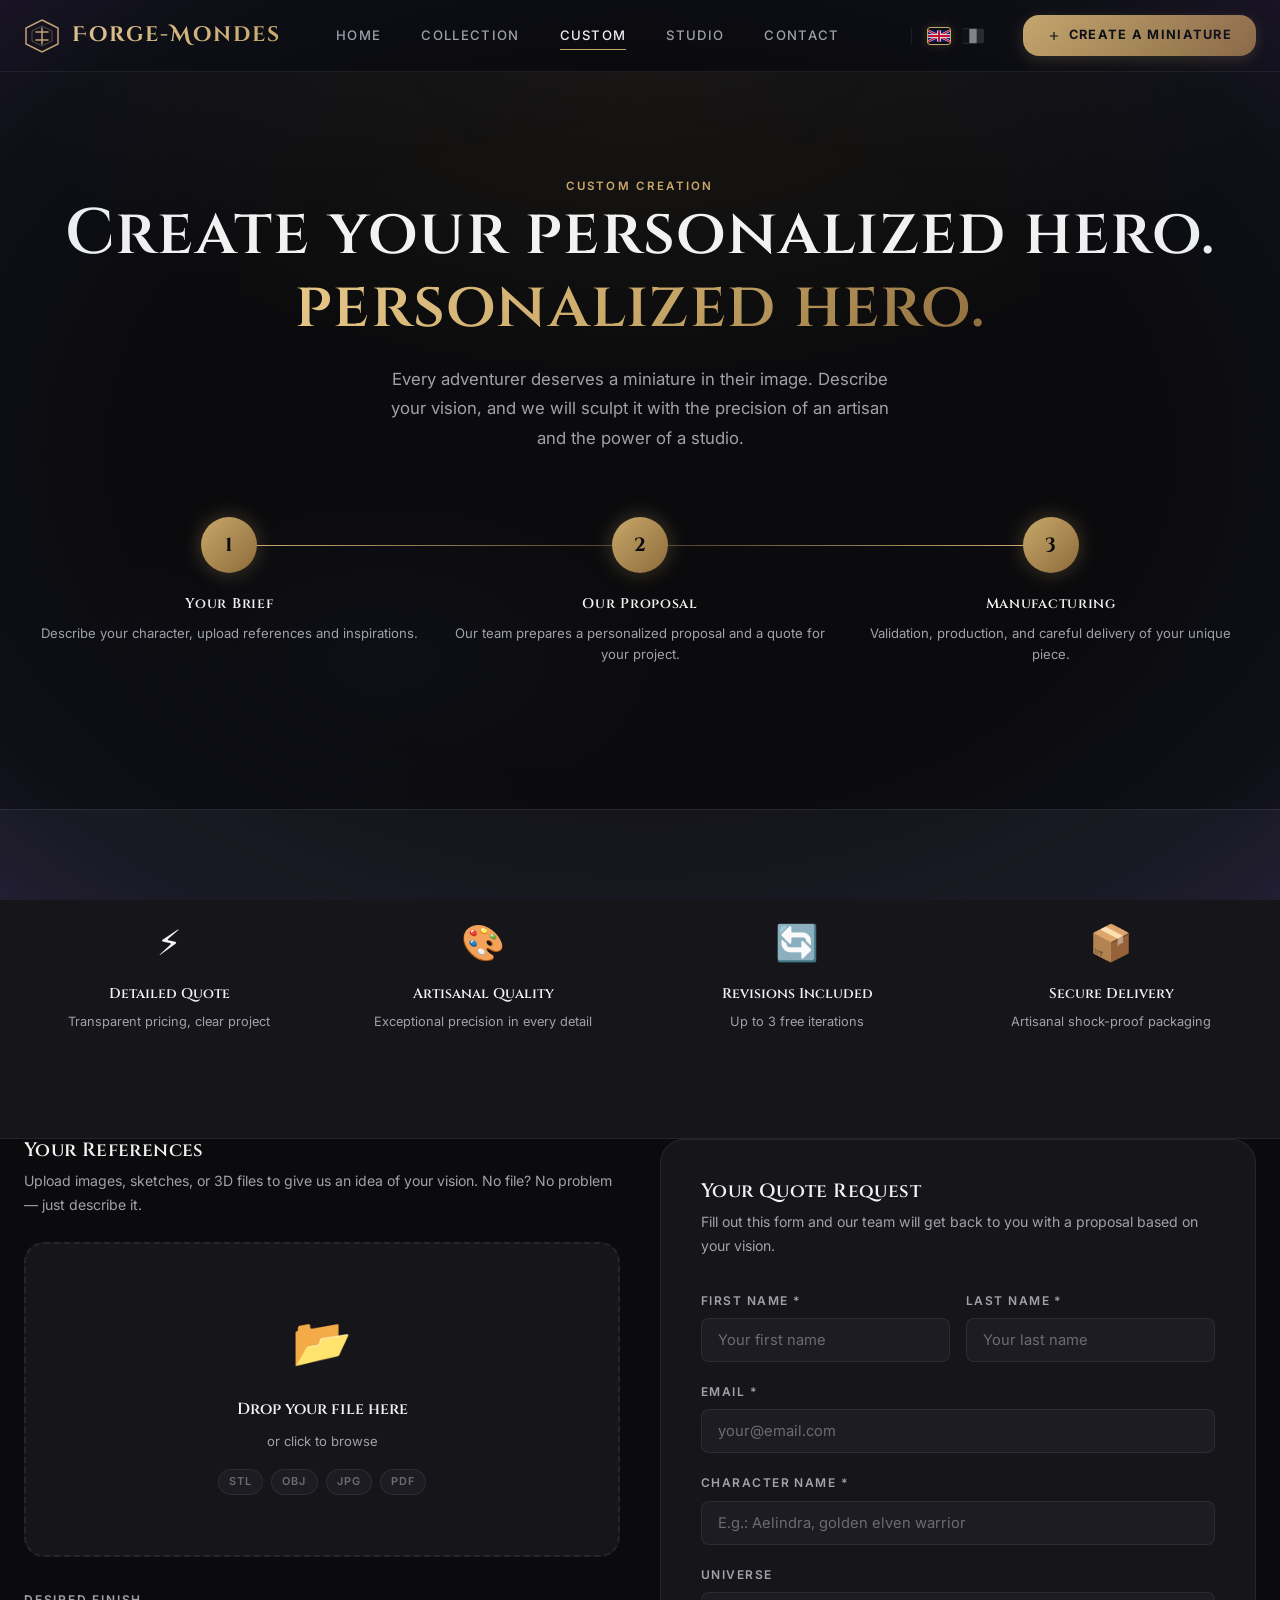
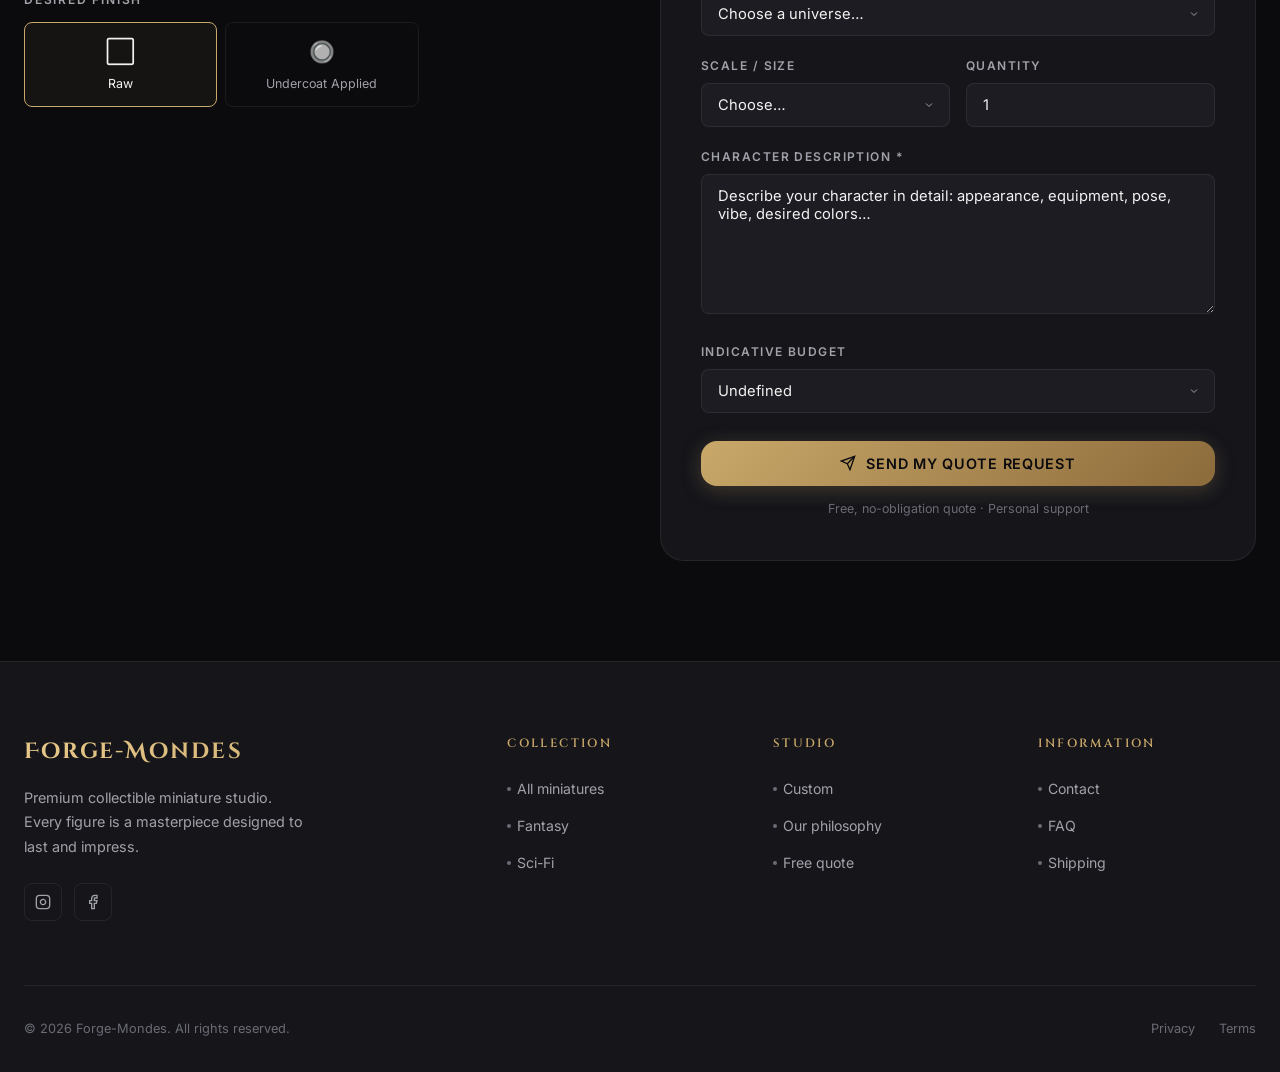
<file: docs/custom.html>
<!DOCTYPE html>
<html lang="en">
<head>
  <meta charset="UTF-8" />
  <meta name="viewport" content="width=device-width, initial-scale=1.0" />
  <title data-en="Custom — Forge-Mondes Personalized Miniatures" data-fr="Personnalisation — Figurines sur mesure Forge-Mondes">Custom — Forge-Mondes Personalized Miniatures</title>
  <meta name="description" data-en="Create your custom miniature with Forge-Mondes. Upload your concept, describe your hero, and receive a personalized quote. Fantasy, Sci-Fi, RPG." data-fr="Créez votre figurine personnalisée avec Forge-Mondes. Envoyez votre concept, décrivez votre héros et recevez un devis. Fantasy, Sci-Fi, JdR." content="Create your custom miniature with Forge-Mondes. Upload your concept, describe your hero, and receive a personalized quote. Fantasy, Sci-Fi, RPG." />
  <link rel="preconnect" href="https://fonts.googleapis.com" />
  <link rel="preconnect" href="https://fonts.gstatic.com" crossorigin />
  <link rel="stylesheet" href="css/base.css" />
  <link rel="stylesheet" href="css/navbar.css" />
  <link rel="stylesheet" href="css/footer.css" />
  <link rel="stylesheet" href="css/pages/custom.css" />
</head>
<body>

<!-- NAVBAR -->
<nav class="navbar" role="navigation">
  <div class="navbar-inner">
    <a href="index.html" class="navbar-logo">
      <div class="navbar-logo-mark">
        <svg viewBox="0 0 36 36" fill="none"><polygon points="18,2 34,10 34,26 18,34 2,26 2,10" fill="none" stroke="#c9a86a" stroke-width="1.5"/><polygon points="18,8 28,13 28,23 18,28 8,23 8,13" fill="none" stroke="#c9a86a" stroke-width="0.8" opacity="0.5"/><path d="M18 10 L18 26 M12 14 L24 14 M12 22 L24 22" stroke="#c9a86a" stroke-width="1.5" stroke-linecap="round"/></svg>
      </div>
      <span class="navbar-logo-text">Forge-Mondes</span>
    </a>
    <ul class="navbar-links">
      <li><a href="index.html" data-en="Home" data-fr="Accueil">Home</a></li>
      <li><a href="collection.html" data-en="Collection" data-fr="Collection">Collection</a></li>
      <li><a href="custom.html" class="active" data-en="Custom" data-fr="Personnalisation">Custom</a></li>
      <li><a href="studio.html" data-en="Studio" data-fr="Studio">Studio</a></li>
      <li><a href="contact.html" data-en="Contact" data-fr="Contact">Contact</a></li>
    </ul>

    <div class="lang-switcher">
      <div class="lang-flag" data-lang="en" title="English">
        <svg viewBox="0 0 60 30"><path fill="#012169" d="M0 0h60v30H0z"/><path fill="#FFF" d="m0 0 60 30m0-30L0 30"/><path stroke="#FFF" stroke-width="6" d="m0 0 60 30m0-30L0 30"/><path stroke="#C8102E" stroke-width="4" d="m0 0 60 30m0-30L0 30"/><path stroke="#FFF" stroke-width="10" d="M30 0v30M0 15h60"/><path stroke="#C8102E" stroke-width="6" d="M30 0v30M0 15h60"/></svg>
      </div>
      <div class="lang-flag" data-lang="fr" title="Français">
        <svg viewBox="0 0 3 2"><path fill="#EC1B24" d="M0 0h3v2H0z"/><path fill="#FFF" d="M0 0h2v2H0z"/><path fill="#051440" d="M0 0h1v2H0z"/></svg>
      </div>
    </div>

    <a href="custom.html" class="navbar-cta">
      <svg viewBox="0 0 24 24" fill="none" stroke="currentColor" stroke-width="2"><path d="M12 5v14M5 12h14"/></svg>
      <span data-en="Create a miniature" data-fr="Créer une figurine">Create a miniature</span>
    </a>
    <button class="navbar-burger" id="burger-btn" aria-label="Mobile menu"><span></span><span></span><span></span></button>
  </div>
</nav>
<div class="navbar-mobile" id="mobile-nav">
  <a href="index.html" data-en="Home" data-fr="Accueil">Home</a>
  <a href="collection.html" data-en="Collection" data-fr="Collection">Collection</a>
  <a href="custom.html" class="active" data-en="Custom" data-fr="Personnalisation">Custom</a>
  <a href="studio.html" data-en="Studio" data-fr="Studio">Studio</a>
  <a href="contact.html" data-en="Contact" data-fr="Contact">Contact</a>
  <a href="custom.html"><span data-en="✦ Create a miniature" data-fr="✦ Créer une figurine">✦ Create a miniature</span></a>
</div>

<!-- MAIN -->
<main class="custom-page">

  <!-- HERO -->
  <section class="custom-hero">
    <div class="container">
      <div class="reveal">
        <span class="label" data-en="Custom Creation" data-fr="Création sur Mesure">Custom Creation</span>
        <h1 data-en="Create your personalized hero." data-fr="Créez votre héros personnalisé.">Create your<br/><span class="gradient-text">personalized hero.</span></h1>
        <p style="max-width:520px; margin:20px auto 0; font-size:1.05rem;" data-en="Every adventurer deserves a miniature in their image. Describe your vision, and we will sculpt it with the precision of an artisan and the power of a studio." data-fr="Chaque aventurier mérite une figurine à son image. Décrivez votre vision et nous la sculpterons avec la précision d'un artisan et la puissance d'un studio.">
          Every adventurer deserves a miniature in their image. Describe your vision, and we will sculpt it with the precision of an artisan and the power of a studio.
        </p>
      </div>

      <!-- Process steps -->
      <div class="process-steps">
        <div class="process-step reveal reveal-delay-1">
          <div class="process-step-num">1</div>
          <h4 data-en="Your Brief" data-fr="Votre Brief">Your Brief</h4>
          <p data-en="Describe your character, upload references and inspirations." data-fr="Décrivez votre personnage, envoyez des références et vos inspirations.">Describe your character, upload references and inspirations.</p>
        </div>
        <div class="process-step reveal reveal-delay-2">
          <div class="process-step-num">2</div>
          <h4 data-en="Our Proposal" data-fr="Notre Proposition">Our Proposal</h4>
          <p data-en="Our team prepares a personalized proposal and a quote for your project." data-fr="Notre équipe prépare une proposition personnalisée et un devis pour votre projet.">Our team prepares a 3D render and a quote within 48h.</p>
        </div>
        <div class="process-step reveal reveal-delay-3">
          <div class="process-step-num">3</div>
          <h4 data-en="Manufacturing" data-fr="Fabrication">Manufacturing</h4>
          <p data-en="Validation, production, and careful delivery of your unique piece." data-fr="Validation, production et livraison soignée de votre pièce unique.">Validation, production, and careful delivery of your unique piece.</p>
        </div>
      </div>
    </div>
  </section>

  <!-- GUARANTEES BAND -->
  <section class="custom-guarantees">
    <div class="container">
      <div class="guarantees-grid">
        <div class="guarantee-item reveal">
          <span class="guarantee-icon">⚡</span>
          <h4 data-en="Detailed Quote" data-fr="Devis Détaillé">Detailed Quote</h4>
          <p data-en="Transparent pricing, clear project" data-fr="Tarifs transparents, projet clair">Transparent pricing, clear project</p>
        </div>
        <div class="guarantee-item reveal reveal-delay-1">
          <span class="guarantee-icon">🎨</span>
          <h4 data-en="Artisanal Quality" data-fr="Qualité Artisanale">Artisanal Quality</h4>
          <p data-en="Exceptional precision in every detail" data-fr="Une précision exceptionnelle dans chaque détail">Exceptional precision in every detail</p>
        </div>
        <div class="guarantee-item reveal reveal-delay-2">
          <span class="guarantee-icon">🔄</span>
          <h4 data-en="Revisions Included" data-fr="Révisions Incluses">Revisions Included</h4>
          <p data-en="Up to 3 free iterations" data-fr="Jusqu'à 3 itérations gratuites">Up to 3 free iterations</p>
        </div>
        <div class="guarantee-item reveal reveal-delay-3">
          <span class="guarantee-icon">📦</span>
          <h4 data-en="Secure Delivery" data-fr="Envoi Sécurisé">Secure Delivery</h4>
          <p data-en="Artisanal shock-proof packaging" data-fr="Emballage artisanal antichoc">Artisanal shock-proof packaging</p>
        </div>
      </div>
    </div>
  </section>

  <!-- FORM SECTION -->
  <section class="custom-form-section">
    <div class="container">
      <div class="custom-form-grid">

        <!-- Upload Zone -->
        <div class="upload-zone-wrapper reveal-left">
          <h3 data-en="Your References" data-fr="Vos Références">Your References</h3>
          <p data-en="Upload images, sketches, or 3D files to give us an idea of your vision. No file? No problem — just describe it." data-fr="Envoyez des images, croquis ou fichiers 3D pour illustrer votre vision. Pas de fichier ? Aucun souci — décrivez simplement.">Upload images, sketches, or 3D files to give us an idea of your vision. No file? No problem — just describe it.</p>

          <div class="upload-zone" id="upload-zone" role="button" tabindex="0" aria-label="File upload zone">
            <input type="file" id="file-upload" accept=".stl,.obj,.png,.jpg,.jpeg,.pdf,.zip" aria-label="Choose a file" />
            <span class="upload-icon">📂</span>
            <h4 data-en="Drop your file here" data-fr="Déposez votre fichier ici">Drop your file here</h4>
            <p data-en="or click to browse" data-fr="ou cliquez pour parcourir">or click to browse</p>
            <div class="upload-zone-formats">
              <span class="format-badge">STL</span>
              <span class="format-badge">OBJ</span>
              <span class="format-badge">JPG</span>
              <span class="format-badge">PDF</span>
            </div>
          </div>

          <div class="upload-preview" id="upload-preview" role="status">
            <span class="upload-preview-icon">📄</span>
            <div class="upload-preview-info">
              <div class="upload-preview-name" id="preview-name"></div>
              <div class="upload-preview-size" id="preview-size"></div>
            </div>
            <button class="upload-preview-remove" id="remove-file" aria-label="Remove file">×</button>
          </div>

          <!-- Finish options -->
          <div style="margin-top: 32px;">
            <p style="font-size:0.75rem; font-weight:600; letter-spacing:0.15em; text-transform:uppercase; color:var(--muted); margin-bottom:12px;" data-en="Desired Finish" data-fr="Finition Souhaitée">Desired Finish</p>
            <div class="finish-options">
              <div class="finish-option selected" id="finish-raw" role="button" tabindex="0">
                <span class="icon">⬜</span>
                <span data-en="Raw" data-fr="Brut">Raw</span>
              </div>
              <div class="finish-option" id="finish-undercoat" role="button" tabindex="0">
                <span class="icon">🔘</span>
                <span data-en="Undercoat Applied" data-fr="Sous couche appliquée">Undercoat Applied</span>
              </div>
            </div>
          </div>
        </div>

        <!-- Devis Form -->
        <div class="devis-form reveal-right">
          <h3 data-en="Your Quote Request" data-fr="Votre Demande de Devis">Your Quote Request</h3>
          <p data-en="Fill out this form and our team will get back to you with a proposal based on your vision." data-fr="Remplissez ce formulaire et notre équipe reviendra vers vous avec une proposition basée sur votre vision.">Fill out this form and our team will get back to you with a proposal based on your vision.</p>

          <form id="devis-form" novalidate>
            <div class="form-row">
              <div class="form-group">
                <label class="form-label" for="input-prenom" data-en="First Name *" data-fr="Prénom *">First Name *</label>
                <input class="form-input" type="text" id="input-prenom" name="prenom" placeholder="Your first name" data-en="Your first name" data-fr="Votre prénom" required autocomplete="given-name" />
              </div>
              <div class="form-group">
                <label class="form-label" for="input-nom" data-en="Last Name *" data-fr="Nom *">Last Name *</label>
                <input class="form-input" type="text" id="input-nom" name="nom" placeholder="Your last name" data-en="Your last name" data-fr="Votre nom" required autocomplete="family-name" />
              </div>
            </div>

            <div class="form-group">
              <label class="form-label" for="input-email" data-en="Email *" data-fr="Email *">Email *</label>
              <input class="form-input" type="email" id="input-email" name="email" placeholder="your@email.com" data-en="your@email.com" data-fr="votre@email.com" required autocomplete="email" />
            </div>

            <div class="form-group">
              <label class="form-label" for="input-character" data-en="Character Name *" data-fr="Nom du Personnage *">Character Name *</label>
              <input class="form-input" type="text" id="input-character" name="character" placeholder="E.g.: Aelindra, golden elven warrior" data-en="E.g.: Aelindra, golden elven warrior" data-fr="Ex : Aelindra, guerrière elfe dorée" required />
            </div>

            <div class="form-group">
              <label class="form-label" for="input-universe" data-en="Universe" data-fr="Univers">Universe</label>
              <select class="form-select" id="input-universe" name="universe">
                <option value="" data-en="Choose a universe…" data-fr="Choisissez un univers…">Choose a universe…</option>
                <option value="fantasy" data-en="Medieval Fantasy" data-fr="Médiéval Fantasy">Medieval Fantasy</option>
                <option value="scifi" data-en="Science-Fiction" data-fr="Science-Fiction">Science-Fiction</option>
                <option value="jdr" data-en="RPG / D&D" data-fr="JdR / D&D">RPG / D&D</option>
                <option value="historique" data-en="Historical" data-fr="Historique">Historical</option>
                <option value="autre" data-en="Other / Original" data-fr="Autre / Original">Other / Original</option>
              </select>
            </div>

            <div class="form-row">
              <div class="form-group">
                <label class="form-label" for="input-scale" data-en="Scale / Size" data-fr="Échelle / Taille">Scale / Size</label>
                <select class="form-select" id="input-scale" name="scale">
                  <option value="" data-en="Choose…" data-fr="Choisir…">Choose…</option>
                  <option value="28mm" data-en="28mm (wargame)" data-fr="28mm (wargame)">28mm (wargame)</option>
                  <option value="32mm" data-en="32mm (standard)" data-fr="32mm (standard)">32mm (standard)</option>
                  <option value="54mm" data-en="54mm (collector)" data-fr="54mm (collector)">54mm (collector)</option>
                  <option value="75mm" data-en="75mm (display)" data-fr="75mm (présentation)">75mm (display)</option>
                  <option value="120mm" data-en="120mm (bust)" data-fr="120mm (buste)">120mm (bust)</option>
                </select>
              </div>
              <div class="form-group">
                <label class="form-label" for="input-quantity" data-en="Quantity" data-fr="Quantité">Quantity</label>
                <input class="form-input" type="number" id="input-quantity" name="quantity" min="1" max="100" value="1" />
              </div>
            </div>

            <div class="form-group">
              <label class="form-label" for="input-description" data-en="Character Description *" data-fr="Description du Personnage *">Character Description *</label>
              <textarea class="form-textarea" id="input-description" name="description" placeholder="Describe your character in detail: appearance, equipment, pose, vibe, desired colors…" data-en="Describe your character in detail: appearance, equipment, pose, vibe, desired colors…" data-fr="Décrivez votre personnage en détail : apparence, équipement, pose, ambiance, couleurs souhaitées…" required style="min-height:140px;"></textarea>
            </div>

            <div class="form-group">
              <label class="form-label" for="input-budget" data-en="Indicative Budget" data-fr="Budget Indicatif">Indicative Budget</label>
              <select class="form-select" id="input-budget" name="budget">
                <option value="" data-en="Undefined" data-fr="Indéfini">Undefined</option>
                <option value="30-60">30 – 60 €</option>
                <option value="60-100">60 – 100 €</option>
                <option value="100-200">100 – 200 €</option>
                <option value="200+">200 € and more</option>
              </select>
            </div>

            <div class="form-submit">
              <button type="submit" class="btn btn-primary" id="submit-devis" style="width:100%; justify-content:center;">
                <svg width="16" height="16" viewBox="0 0 24 24" fill="none" stroke="currentColor" stroke-width="2"><line x1="22" y1="2" x2="11" y2="13"/><polygon points="22 2 15 22 11 13 2 9 22 2"/></svg>
                <span data-en="Send my quote request" data-fr="Envoyer ma demande de devis">Send my quote request</span>
              </button>
              <p class="form-note" data-en="Free, no-obligation quote · Personal support" data-fr="Devis gratuit et sans engagement · Accompagnement personnalisé">Free, no-obligation quote · Personal support</p>
            </div>
          </form>
        </div>

      </div>
    </div>
  </section>

</main>

<!-- FOOTER -->
<footer class="footer">
  <div class="container">
    <div class="footer-grid">
      <div class="footer-brand">
        <span class="footer-logo">Forge-Mondes</span>
        <p>Premium collectible miniature studio. Every figure is a masterpiece designed to last and impress.</p>
        <div class="footer-socials">
          <a href="#" class="footer-social-link" aria-label="Instagram"><svg viewBox="0 0 24 24" fill="none" stroke="currentColor" stroke-width="2"><rect x="2" y="2" width="20" height="20" rx="5"/><path d="M16 11.37A4 4 0 1 1 12.63 8 4 4 0 0 1 16 11.37z"/><line x1="17.5" y1="6.5" x2="17.51" y2="6.5"/></svg></a>
          <a href="#" class="footer-social-link" aria-label="Facebook"><svg viewBox="0 0 24 24" fill="none" stroke="currentColor" stroke-width="2"><path d="M18 2h-3a5 5 0 0 0-5 5v3H7v4h3v8h4v-8h3l1-4h-4V7a1 1 0 0 1 1-1h3z"/></svg></a>
        </div>
      </div>
      <div class="footer-col">
        <h4>Collection</h4>
        <ul>
          <li><a href="collection.html">All miniatures</a></li>
          <li><a href="collection.html">Fantasy</a></li>
          <li><a href="collection.html">Sci-Fi</a></li>
        </ul>
      </div>
      <div class="footer-col">
        <h4>Studio</h4>
        <ul>
          <li><a href="custom.html">Custom</a></li>
          <li><a href="studio.html">Our philosophy</a></li>
          <li><a href="contact.html">Free quote</a></li>
        </ul>
      </div>
      <div class="footer-col">
        <h4>Information</h4>
        <ul>
          <li><a href="contact.html">Contact</a></li>
          <li><a href="#">FAQ</a></li>
          <li><a href="#">Shipping</a></li>
        </ul>
      </div>
    </div>
    <div class="footer-bottom">
      <p data-en="© 2026 Forge-Mondes. All rights reserved." data-fr="© 2026 Forge-Mondes. Tous droits réservés.">© 2026 Forge-Mondes. All rights reserved.</p>
      <div class="footer-bottom-links">
        <a href="#" data-en="Privacy" data-fr="Confidentialité">Privacy</a>
        <a href="#" data-en="Terms" data-fr="Conditions">Terms</a>
      </div>
    </div>
  </div>
</footer>

<script src="js/main.js"></script>
<script src="js/pages/custom.js"></script>
</body>
</html>
</file>
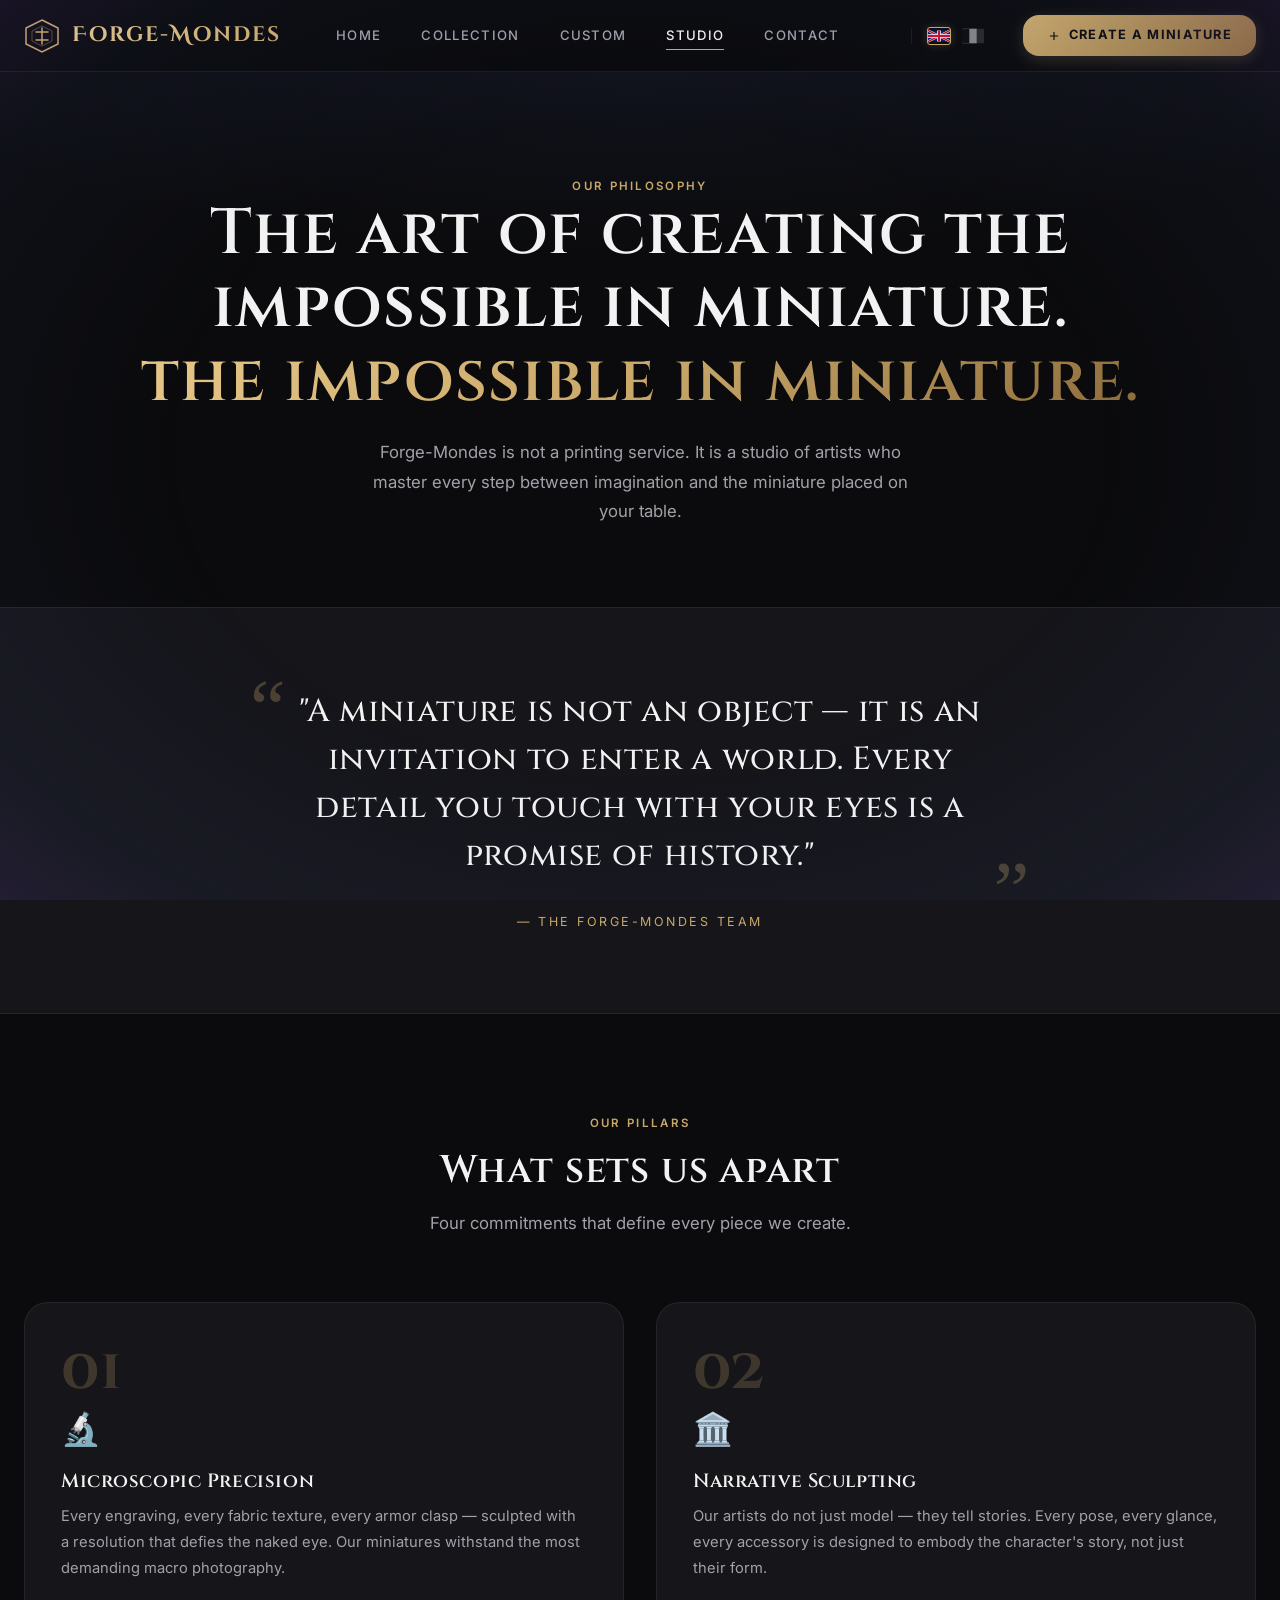
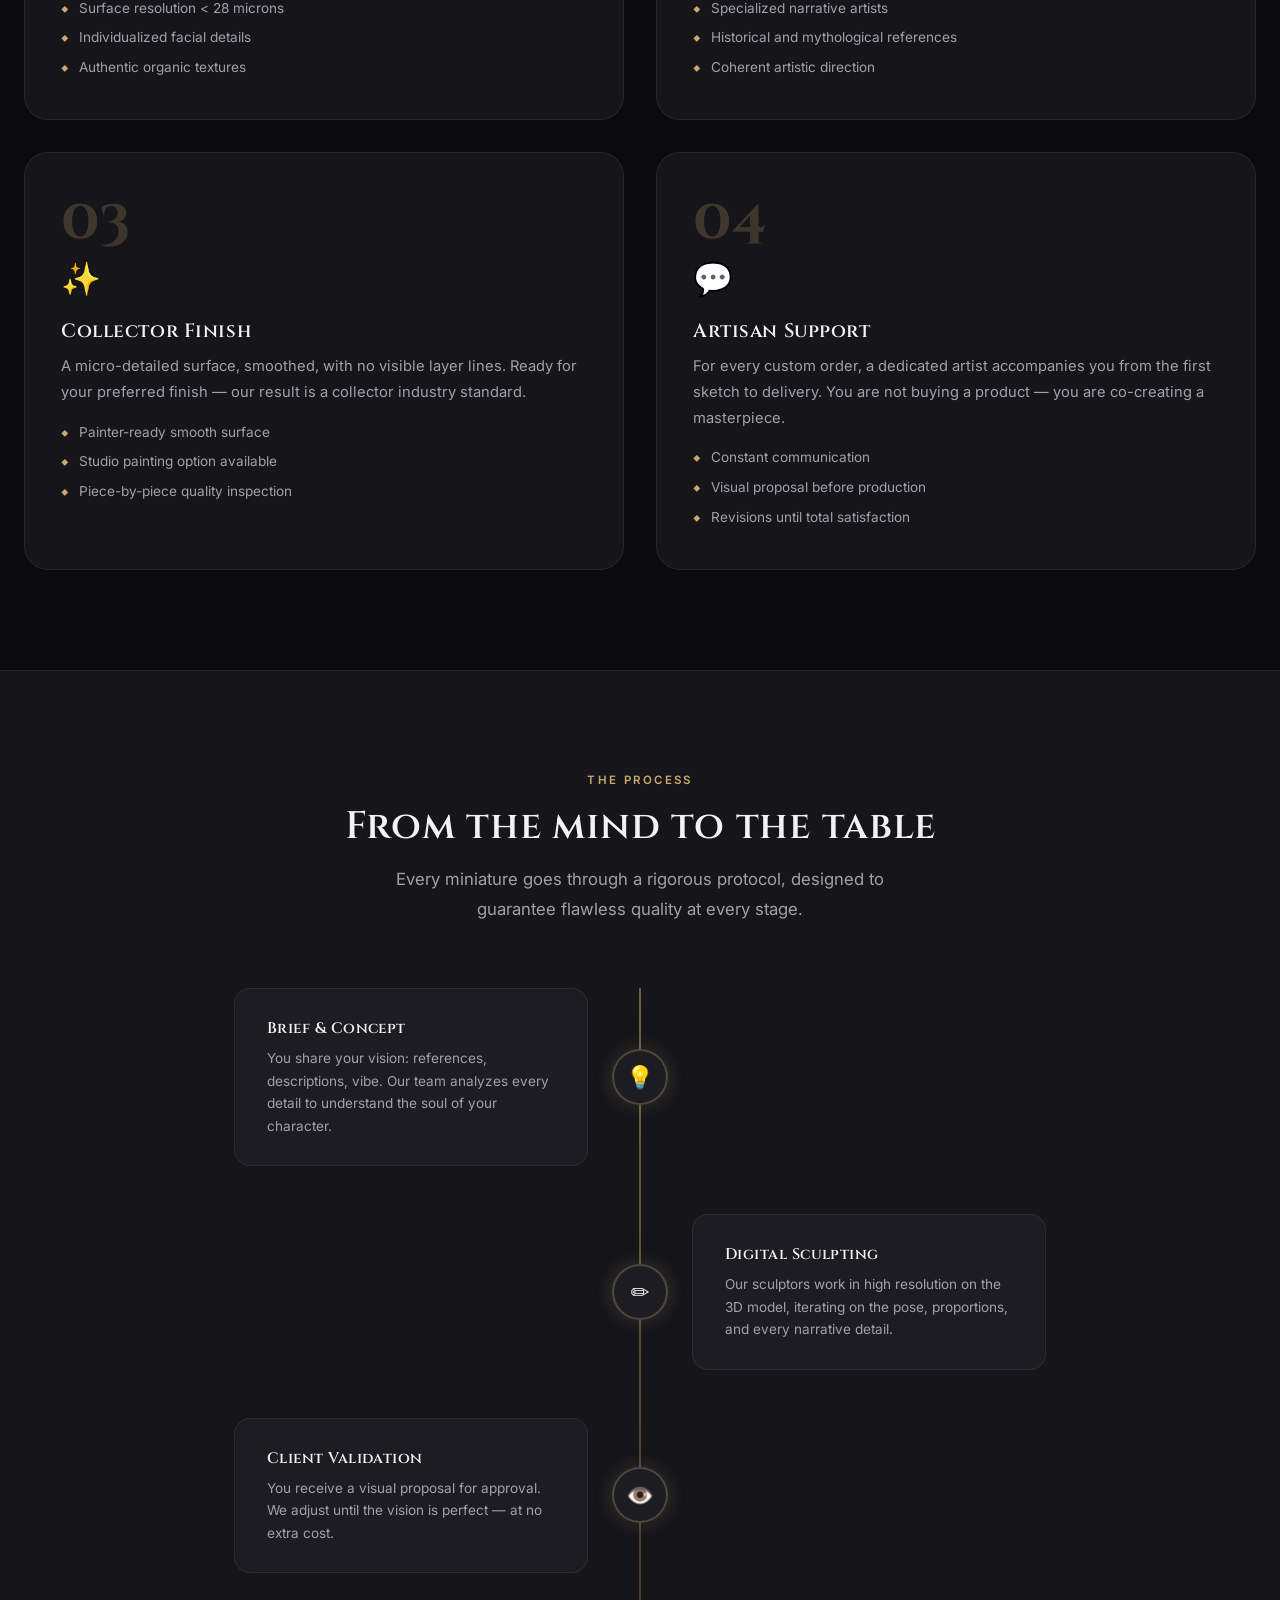
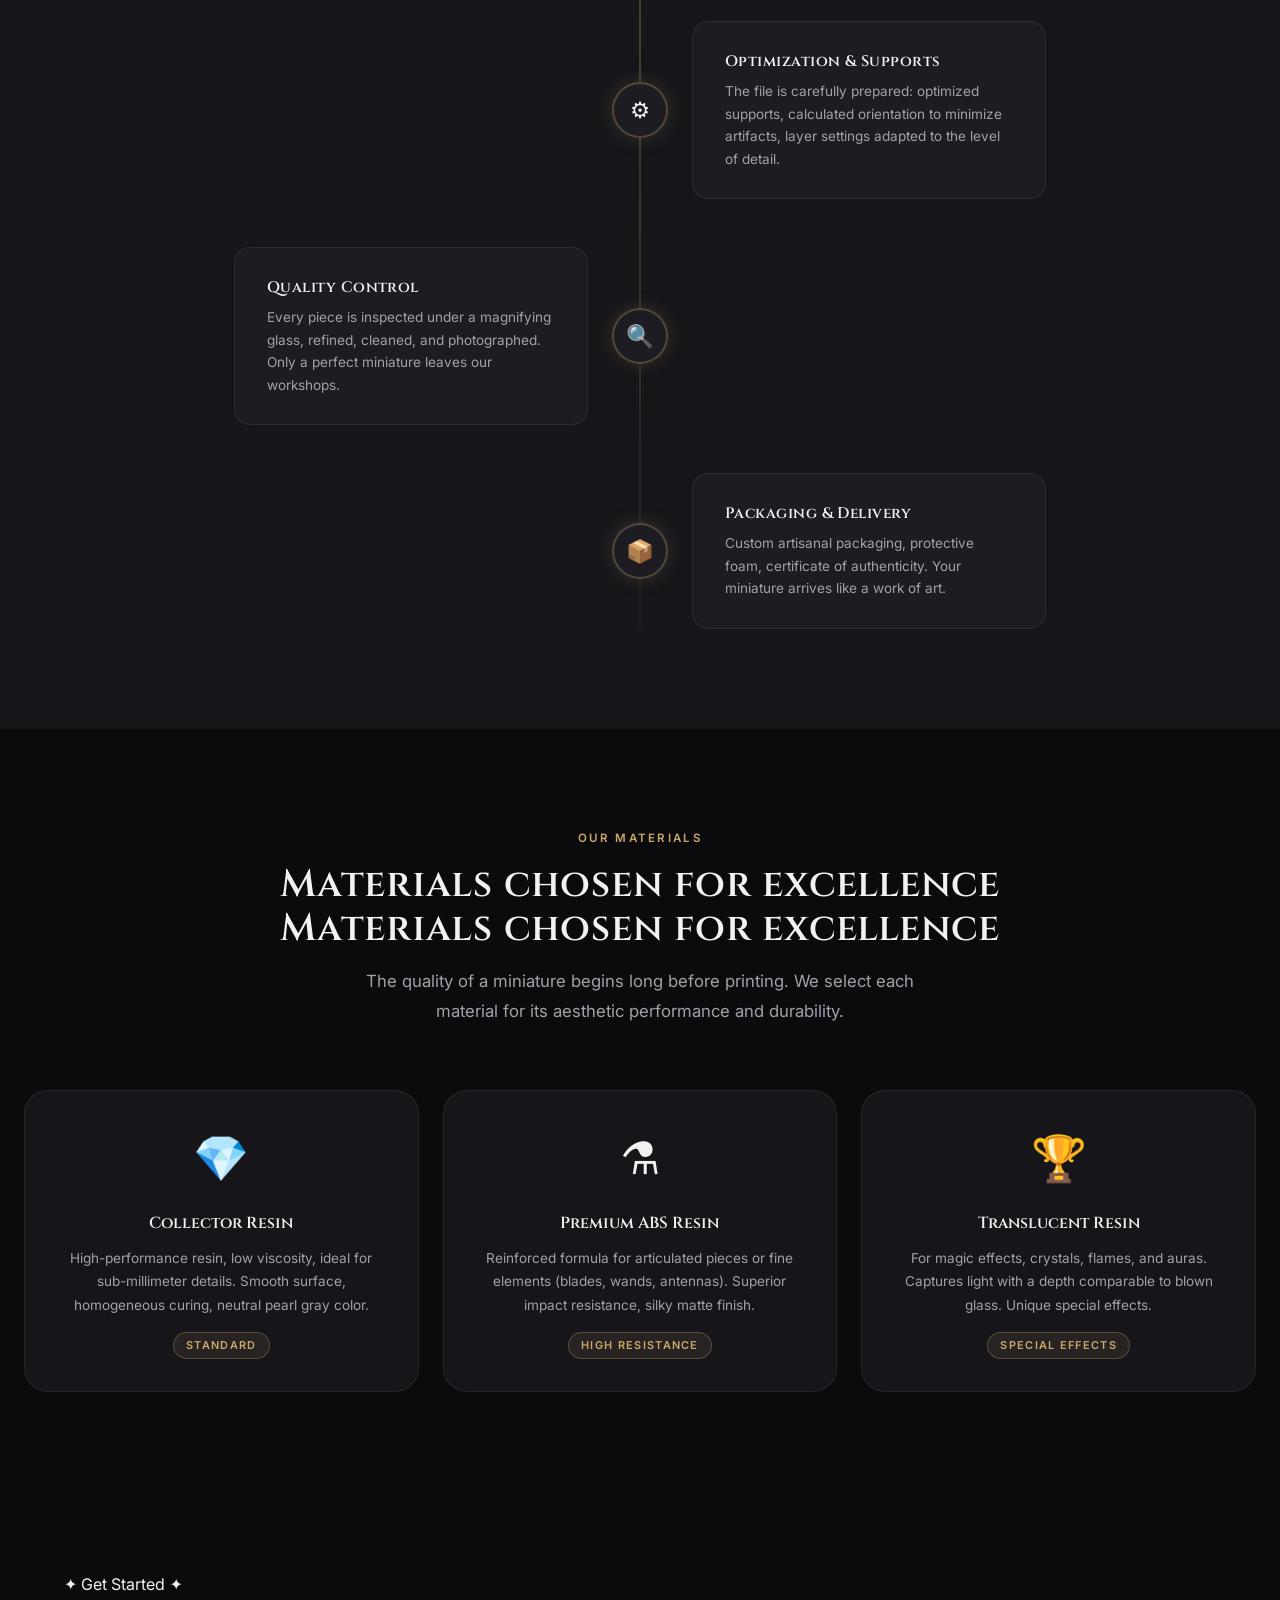
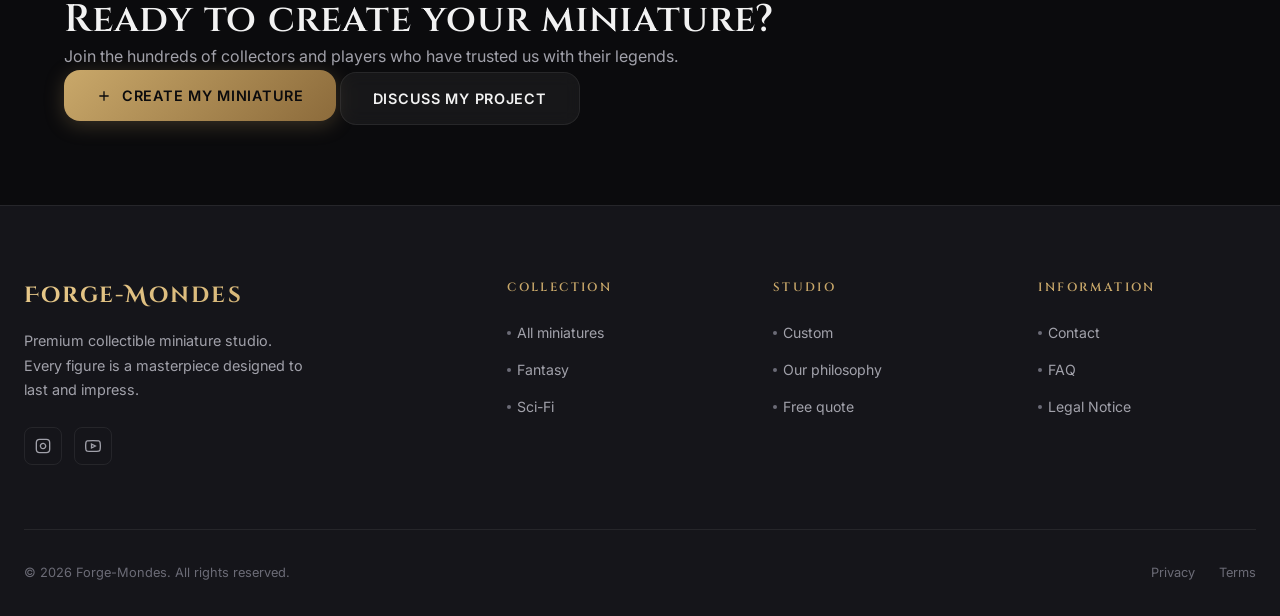
<file: docs/studio.html>
<!DOCTYPE html>
<html lang="en">
<head>
  <meta charset="UTF-8" />
  <meta name="viewport" content="width=device-width, initial-scale=1.0" />
  <title data-en="Studio — Forge-Mondes Quality & Process" data-fr="Studio — Qualité & Processus Forge-Mondes">Studio — Forge-Mondes Quality & Process</title>
  <meta name="description" data-en="Discover the Forge-Mondes philosophy: microscopic precision, luxury materials, artisanal process, and studio quality control. Excellence in miniature." data-fr="Découvrez la philosophie Forge-Mondes : précision microscopique, matériaux de luxe, processus artisanal et contrôle qualité studio. L'excellence en miniature." content="Discover the Forge-Mondes philosophy: microscopic precision, luxury materials, artisanal process, and studio quality control. Excellence in miniature." />
  <link rel="preconnect" href="https://fonts.googleapis.com" />
  <link rel="preconnect" href="https://fonts.gstatic.com" crossorigin />
  <link rel="stylesheet" href="css/base.css" />
  <link rel="stylesheet" href="css/navbar.css" />
  <link rel="stylesheet" href="css/footer.css" />
  <link rel="stylesheet" href="css/pages/studio.css" />
</head>
<body>

<!-- NAVBAR -->
<nav class="navbar" role="navigation">
  <div class="navbar-inner">
    <a href="index.html" class="navbar-logo">
      <div class="navbar-logo-mark">
        <svg viewBox="0 0 36 36" fill="none"><polygon points="18,2 34,10 34,26 18,34 2,26 2,10" fill="none" stroke="#c9a86a" stroke-width="1.5"/><polygon points="18,8 28,13 28,23 18,28 8,23 8,13" fill="none" stroke="#c9a86a" stroke-width="0.8" opacity="0.5"/><path d="M18 10 L18 26 M12 14 L24 14 M12 22 L24 22" stroke="#c9a86a" stroke-width="1.5" stroke-linecap="round"/></svg>
      </div>
      <span class="navbar-logo-text">Forge-Mondes</span>
    </a>
    <ul class="navbar-links">
      <li><a href="index.html" data-en="Home" data-fr="Accueil">Home</a></li>
      <li><a href="collection.html" data-en="Collection" data-fr="Collection">Collection</a></li>
      <li><a href="custom.html" data-en="Custom" data-fr="Personnalisation">Custom</a></li>
      <li><a href="studio.html" class="active" data-en="Studio" data-fr="Studio">Studio</a></li>
      <li><a href="contact.html" data-en="Contact" data-fr="Contact">Contact</a></li>
    </ul>

    <div class="lang-switcher">
      <div class="lang-flag" data-lang="en" title="English">
        <svg viewBox="0 0 60 30"><path fill="#012169" d="M0 0h60v30H0z"/><path fill="#FFF" d="m0 0 60 30m0-30L0 30"/><path stroke="#FFF" stroke-width="6" d="m0 0 60 30m0-30L0 30"/><path stroke="#C8102E" stroke-width="4" d="m0 0 60 30m0-30L0 30"/><path stroke="#FFF" stroke-width="10" d="M30 0v30M0 15h60"/><path stroke="#C8102E" stroke-width="6" d="M30 0v30M0 15h60"/></svg>
      </div>
      <div class="lang-flag" data-lang="fr" title="Français">
        <svg viewBox="0 0 3 2"><path fill="#EC1B24" d="M0 0h3v2H0z"/><path fill="#FFF" d="M0 0h2v2H0z"/><path fill="#051440" d="M0 0h1v2H0z"/></svg>
      </div>
    </div>

    <a href="custom.html" class="navbar-cta">
      <svg viewBox="0 0 24 24" fill="none" stroke="currentColor" stroke-width="2"><path d="M12 5v14M5 12h14"/></svg>
      <span data-en="Create a miniature" data-fr="Créer une figurine">Create a miniature</span>
    </a>
    <button class="navbar-burger" id="burger-btn" aria-label="Mobile menu"><span></span><span></span><span></span></button>
  </div>
</nav>
<div class="navbar-mobile" id="mobile-nav">
  <a href="index.html" data-en="Home" data-fr="Accueil">Home</a>
  <a href="collection.html" data-en="Collection" data-fr="Collection">Collection</a>
  <a href="custom.html" data-en="Custom" data-fr="Personnalisation">Custom</a>
  <a href="studio.html" class="active" data-en="Studio" data-fr="Studio">Studio</a>
  <a href="contact.html" data-en="Contact" data-fr="Contact">Contact</a>
  <a href="custom.html"><span data-en="✦ Create a miniature" data-fr="✦ Créer une figurine">✦ Create a miniature</span></a>
</div>

<main class="studio-page">

  <!-- HERO -->
  <section class="studio-hero">
    <div class="container">
      <div class="reveal">
        <span class="label" data-en="Our Philosophy" data-fr="Notre Philosophie">Our Philosophy</span>
        <h1 data-en="The art of creating the impossible in miniature." data-fr="L'art de créer l'impossible en miniature.">The art of creating<br/><span class="gradient-text">the impossible in miniature.</span></h1>
        <p style="max-width:560px; margin:20px auto 0; font-size:1.05rem;" data-en="Forge-Mondes is not a printing service. It is a studio of artists who master every step between imagination and the miniature placed on your table." data-fr="Forge-Mondes n'est pas un service d'impression. C'est un studio d'artistes qui maîtrisent chaque étape entre l'imagination et la figurine posée sur votre table.">
          Forge-Mondes is not a printing service. It is a studio of artists who master every step between imagination and the miniature placed on your table.
        </p>
      </div>
    </div>
  </section>

  <!-- MANIFESTO -->
  <section class="manifesto">
    <div class="container">
      <div class="manifesto-inner reveal">
        <blockquote class="manifesto-quote" data-en='"A miniature is not an object — it is an invitation to enter a world. Every detail you touch with your eyes is a promise of history."' data-fr="« Une figurine n'est pas un objet — c'est une invitation à entrer dans un monde. Chaque détail que vous touchez du regard est une promesse d'histoire. »">
          "A miniature is not an object — it is an invitation to enter a world. Every detail you touch with your eyes is a promise of history."
        </blockquote>
        <span class="manifesto-author" data-en="— The Forge-Mondes Team" data-fr="— L'Équipe Forge-Mondes">— The Forge-Mondes Team</span>
      </div>
    </div>
  </section>

  <!-- QUALITY PILLARS -->
  <section class="quality-pillars">
    <div class="container">
      <div class="section-header reveal">
        <span class="label" data-en="Our Pillars" data-fr="Nos Piliers">Our Pillars</span>
        <h2 data-en="What sets us apart" data-fr="Ce qui nous distingue">What sets us apart</h2>
        <p data-en="Four commitments that define every piece we create." data-fr="Quatre engagements qui définissent chaque pièce que nous créons.">Four commitments that define every piece we create.</p>
      </div>

      <div class="pillars-grid">
        <article class="pillar-card reveal reveal-delay-1">
          <span class="pillar-number">01</span>
          <span class="pillar-icon">🔬</span>
          <h3 data-en="Microscopic Precision" data-fr="Précision Microscopique">Microscopic Precision</h3>
          <p data-en="Every engraving, every fabric texture, every armor clasp — sculpted with a resolution that defies the naked eye. Our miniatures withstand the most demanding macro photography." data-fr="Chaque gravure, chaque texture de tissu, chaque fermoir d'armure — sculpté avec une résolution qui défie l'œil nu. Nos figurines résistent aux macrophotographies les plus exigeantes.">Every engraving, every fabric texture, every armor clasp — sculpted with a resolution that defies the naked eye. Our miniatures withstand the most demanding macro photography.</p>
          <ul>
            <li data-en="Surface resolution < 28 microns" data-fr="Résolution de surface < 28 microns">Surface resolution &lt; 28 microns</li>
            <li data-en="Individualized facial details" data-fr="Détails du visage individualisés">Individualized facial details</li>
            <li data-en="Authentic organic textures" data-fr="Textures organiques authentiques">Authentic organic textures</li>
          </ul>
        </article>

        <article class="pillar-card reveal reveal-delay-2">
          <span class="pillar-number">02</span>
          <span class="pillar-icon">🏛️</span>
          <h3 data-en="Narrative Sculpting" data-fr="Sculpture Narrative">Narrative Sculpting</h3>
          <p data-en="Our artists do not just model — they tell stories. Every pose, every glance, every accessory is designed to embody the character's story, not just their form." data-fr="Nos artistes ne font pas que modéliser — ils racontent des histoires. Chaque pose, chaque regard, chaque accessoire est conçu pour incarner l'histoire du personnage, pas seulement sa forme.">Our artists do not just model — they tell stories. Every pose, every glance, every accessory is designed to embody the character's story, not just their form.</p>
          <ul>
            <li data-en="Specialized narrative artists" data-fr="Artistes narratifs spécialisés">Specialized narrative artists</li>
            <li data-en="Historical and mythological references" data-fr="Références historiques et mythologiques">Historical and mythological references</li>
            <li data-en="Coherent artistic direction" data-fr="Direction artistique cohérente">Coherent artistic direction</li>
          </ul>
        </article>

        <article class="pillar-card reveal reveal-delay-3">
          <span class="pillar-number">03</span>
          <span class="pillar-icon">✨</span>
          <h3 data-en="Collector Finish" data-fr="Finition Collection">Collector Finish</h3>
          <p data-en="A micro-detailed surface, smoothed, with no visible layer lines. Ready for your preferred finish — our result is a collector industry standard." data-fr="Une surface micro-détaillée, lisse, sans lignes de couche visibles. Prête pour votre finition préférée — notre résultat est un standard de l'industrie de collection.">A micro-bead sanded surface, smoothed, with no visible layer lines. Ready for painting or magnificent as is — our finish is a collector industry standard.</p>
          <ul>
            <li data-en="Painter-ready smooth surface" data-fr="Surface lisse prête à peindre">Painter-ready smooth surface</li>
            <li data-en="Studio painting option available" data-fr="Option peinture studio disponible">Studio painting option available</li>
            <li data-en="Piece-by-piece quality inspection" data-fr="Inspection qualité pièce par pièce">Piece-by-piece quality inspection</li>
          </ul>
        </article>

        <article class="pillar-card reveal reveal-delay-4">
          <span class="pillar-number">04</span>
          <span class="pillar-icon">💬</span>
          <h3 data-en="Artisan Support" data-fr="Accompagnement Artisan">Artisan Support</h3>
          <p data-en="For every custom order, a dedicated artist accompanies you from the first sketch to delivery. You are not buying a product — you are co-creating a masterpiece." data-fr="Pour chaque commande sur mesure, un artiste dédié vous accompagne du premier croquis à la livraison. Vous n'achetez pas un produit — vous co-créez un chef-d'œuvre.">For every custom order, a dedicated artist accompanies you from the first sketch to delivery. You are not buying a product — you are co-creating a masterpiece.</p>
          <ul>
            <li data-en="Constant communication" data-fr="Communication constante">Constant communication</li>
            <li data-en="Visual proposal before production" data-fr="Proposition visuelle avant production">Visual proposal before production</li>
            <li data-en="Revisions until total satisfaction" data-fr="Révisions jusqu'à satisfaction totale">Revisions until total satisfaction</li>
          </ul>
        </article>
      </div>
    </div>
  </section>

  <!-- STATS 
  <section class="studio-stats">
    <div class="container">
      <div class="studio-stats-grid">
        <div class="studio-stat reveal">
          <span class="studio-stat-num" data-counter="850" data-suffix="+">850+</span>
          <span class="studio-stat-label" data-en="Pieces created" data-fr="Pièces créées">Pieces created</span>
        </div>
        <div class="studio-stat reveal reveal-delay-1">
          <span class="studio-stat-num" data-counter="50" data-suffix=" mm">50 mm</span>
          <span class="studio-stat-label" data-en="Layer precision" data-fr="Précision de couche">Layer precision</span>
        </div>
        <div class="studio-stat reveal reveal-delay-2">
          <span class="studio-stat-num" data-counter="97" data-suffix="%">97%</span>
          <span class="studio-stat-label" data-en="Client satisfaction" data-fr="Satisfaction client">Client satisfaction</span>
        </div>
        <div class="studio-stat reveal reveal-delay-3">
          <span class="studio-stat-num" data-counter="5" data-suffix=" years">5 years</span>
          <span class="studio-stat-label" data-en="Of studio excellence" data-fr="D'excellence studio">Of studio excellence</span>
        </div>
      </div>
    </div>
  </section>
  -->

  <!-- PROCESS TIMELINE -->
  <section class="process-timeline">
    <div class="container">
      <div class="section-header reveal">
        <span class="label" data-en="The Process" data-fr="Le Processus">The Process</span>
        <h2 data-en="From the mind to the table" data-fr="De l'esprit à la table">From the mind to the table</h2>
        <p data-en="Every miniature goes through a rigorous protocol, designed to guarantee flawless quality at every stage." data-fr="Chaque figurine passe par un protocole rigoureux, conçu pour garantir une qualité sans faille à chaque étape.">Every miniature goes through a rigorous protocol, designed to guarantee flawless quality at every stage.</p>
      </div>

      <div class="timeline">
        <div class="timeline-item">
          <div class="timeline-content reveal-left">
            <h4 data-en="Brief & Concept" data-fr="Brief & Concept">Brief & Concept</h4>
            <p data-en="You share your vision: references, descriptions, vibe. Our team analyzes every detail to understand the soul of your character." data-fr="Vous partagez votre vision : références, descriptions, ambiance. Notre équipe analyse chaque détail pour comprendre l'âme de votre personnage.">You share your vision: references, descriptions, vibe. Our team analyzes every detail to understand the soul of your character.</p>
          </div>
          <div class="timeline-dot">💡</div>
          <div></div>
        </div>

        <div class="timeline-item">
          <div></div>
          <div class="timeline-dot">✏️</div>
          <div class="timeline-content reveal-right">
            <h4 data-en="Digital Sculpting" data-fr="Sculpture Numérique">Digital Sculpting</h4>
            <p data-en="Our sculptors work in high resolution on the 3D model, iterating on the pose, proportions, and every narrative detail." data-fr="Nos sculpteurs travaillent en haute résolution sur le modèle 3D, itérant sur la pose, les proportions et chaque détail narratif.">Our sculptors work in high resolution on the 3D model, iterating on the pose, proportions, and every narrative detail.</p>
          </div>
        </div>

        <div class="timeline-item">
          <div class="timeline-content reveal-left">
            <h4 data-en="Client Validation" data-fr="Validation Client">Client Validation</h4>
            <p data-en="You receive a visual proposal for approval. We adjust until the vision is perfect — at no extra cost." data-fr="Vous recevez une proposition visuelle pour approbation. Nous ajustons jusqu'à ce que la vision soit parfaite — sans frais supplémentaires.">You receive a photorealistic 3D render for approval. We adjust until the vision is perfect — at no extra cost.</p>
          </div>
          <div class="timeline-dot">👁️</div>
          <div></div>
        </div>

        <div class="timeline-item">
          <div></div>
          <div class="timeline-dot">⚙️</div>
          <div class="timeline-content reveal-right">
            <h4 data-en="Optimization & Supports" data-fr="Optimisation & Supports">Optimization & Supports</h4>
            <p data-en="The file is carefully prepared: optimized supports, calculated orientation to minimize artifacts, layer settings adapted to the level of detail." data-fr="Le fichier est préparé avec soin : supports optimisés, orientation calculée pour minimiser les artefacts, réglages de couches adaptés au niveau de détail.">The file is carefully prepared: optimized supports, calculated orientation to minimize artifacts, layer settings adapted to the level of detail.</p>
          </div>
        </div>

        <div class="timeline-item">
          <div class="timeline-content reveal-left">
            <h4 data-en="Quality Control" data-fr="Contrôle Qualité">Quality Control</h4>
            <p data-en="Every piece is inspected under a magnifying glass, refined, cleaned, and photographed. Only a perfect miniature leaves our workshops." data-fr="Chaque pièce est inspectée à la loupe, affinée, nettoyée et photographiée. Seule une figurine parfaite quitte nos ateliers.">Every piece is inspected under a magnifying glass, sanded, cleaned, and photographed. Only a perfect miniature leaves our workshops.</p>
          </div>
          <div class="timeline-dot">🔍</div>
          <div></div>
        </div>

        <div class="timeline-item">
          <div></div>
          <div class="timeline-dot">📦</div>
          <div class="timeline-content reveal-right">
            <h4 data-en="Packaging & Delivery" data-fr="Emballage & Livraison">Packaging & Delivery</h4>
            <p data-en="Custom artisanal packaging, protective foam, certificate of authenticity. Your miniature arrives like a work of art." data-fr="Emballage artisanal sur mesure, mousse de protection, certificat d'authenticité. Votre figurine arrive comme une œuvre d'art.">Custom artisanal packaging, protective foam, certificate of authenticity. Your miniature arrives like a work of art.</p>
          </div>
        </div>
      </div>
    </div>
  </section>

  <!-- MATERIALS -->
  <section class="materials-section">
    <div class="container">
      <div class="section-header reveal">
        <span class="label" data-en="Our Materials" data-fr="Nos Matériaux">Our Materials</span>
        <h2 data-en="Materials chosen for excellence" data-fr="Des matériaux choisis pour l'excellence">Materials chosen<br/>for excellence</h2>
        <p data-en="The quality of a miniature begins long before printing. We select each material for its aesthetic performance and durability." data-fr="La qualité d'une figurine commence bien avant l'impression. Nous sélectionnons chaque matériau pour ses performances esthétiques et sa durabilité.">The quality of a miniature begins long before printing. We select each material for its aesthetic performance and durability.</p>
      </div>

      <div class="materials-grid">
        <div class="material-card reveal reveal-delay-1">
          <span class="material-icon">💎</span>
          <h4 data-en="Collector Resin" data-fr="Résine Collection">Collector Resin</h4>
          <p data-en="High-performance resin, low viscosity, ideal for sub-millimeter details. Smooth surface, homogeneous curing, neutral pearl gray color." data-fr="Résine haute performance, basse viscosité, idéale pour les détails sub-millimétriques. Surface lisse, séchage homogène, couleur gris perle neutre.">High-performance resin, low viscosity, ideal for sub-millimeter details. Smooth surface, homogeneous curing, neutral pearl gray color.</p>
          <span class="material-tag" data-en="Standard" data-fr="Standard">Standard</span>
        </div>

        <div class="material-card reveal reveal-delay-2">
          <span class="material-icon">⚗️</span>
          <h4 data-en="Premium ABS Resin" data-fr="Résine ABS Premium">Premium ABS Resin</h4>
          <p data-en="Reinforced formula for articulated pieces or fine elements (blades, wands, antennas). Superior impact resistance, silky matte finish." data-fr="Formule renforcée pour les pièces articulées ou les éléments fins (lames, bâtons, antennes). Résistance supérieure aux chocs, fini mat soyeux.">Reinforced formula for articulated pieces or fine elements (blades, wands, antennas). Superior impact resistance, silky matte finish.</p>
          <span class="material-tag" data-en="High Resistance" data-fr="Haute Résistance">High Resistance</span>
        </div>

        <div class="material-card reveal reveal-delay-3">
          <span class="material-icon">🏆</span>
          <h4 data-en="Translucent Resin" data-fr="Résine Translucide">Translucent Resin</h4>
          <p data-en="For magic effects, crystals, flames, and auras. Captures light with a depth comparable to blown glass. Unique special effects." data-fr="Pour les effets magiques, cristaux, flammes et auras. Capture la lumière avec une profondeur comparable au verre soufflé. Effets uniques.">For magic effects, crystals, flames, and auras. Captures light with a depth comparable to blown glass. Unique special effects.</p>
          <span class="material-tag" data-en="Special Effects" data-fr="Effets Spéciaux">Special Effects</span>
        </div>
      </div>
    </div>
  </section>

  <!-- CTA -->
  <section class="cta-final" style="padding:80px 40px;">
    <div class="container">
      <div class="cta-final-ornament" data-en="✦ Get Started ✦" data-fr="✦ Commencez ✦">✦ Get Started ✦</div>
      <h2 class="reveal" data-en="Ready to create your miniature?" data-fr="Prêt à créer votre figurine ?">Ready to create your miniature?</h2>
      <p class="reveal reveal-delay-1" data-en="Join the hundreds of collectors and players who have trusted us with their legends." data-fr="Rejoignez les centaines de collectionneurs et joueurs qui nous ont confié leurs légendes.">Join the hundreds of collectors and players who have trusted us with their legends.</p>
      <div class="cta-final-btns reveal reveal-delay-2">
        <a href="custom.html" class="btn btn-primary">
          <svg width="16" height="16" viewBox="0 0 24 24" fill="none" stroke="currentColor" stroke-width="2"><path d="M12 5v14M5 12h14"/></svg>
          <span data-en="Create my miniature" data-fr="Créer ma figurine">Create my miniature</span>
        </a>
        <a href="contact.html" class="btn btn-ghost">
          <span data-en="Discuss my project" data-fr="Discuter de mon projet">Discuss my project</span>
        </a>
      </div>
    </div>
  </section>

</main>

<!-- FOOTER -->
<footer class="footer">
  <div class="container">
    <div class="footer-grid">
      <div class="footer-brand">
        <span class="footer-logo">Forge-Mondes</span>
        <p>Premium collectible miniature studio. Every figure is a masterpiece designed to last and impress.</p>
        <div class="footer-socials">
          <a href="#" class="footer-social-link" aria-label="Instagram"><svg viewBox="0 0 24 24" fill="none" stroke="currentColor" stroke-width="2"><rect x="2" y="2" width="20" height="20" rx="5"/><path d="M16 11.37A4 4 0 1 1 12.63 8 4 4 0 0 1 16 11.37z"/><line x1="17.5" y1="6.5" x2="17.51" y2="6.5"/></svg></a>
          <a href="#" class="footer-social-link" aria-label="YouTube"><svg viewBox="0 0 24 24" fill="none" stroke="currentColor" stroke-width="2"><path d="M22.54 6.42a2.78 2.78 0 0 0-1.95-1.96C18.88 4 12 4 12 4s-6.88 0-8.59.46a2.78 2.78 0 0 0-1.95 1.96A29 29 0 0 0 1 12a29 29 0 0 0 .46 5.58A2.78 2.78 0 0 0 3.41 19.6C5.12 20 12 20 12 20s6.88 0 8.59-.46a2.78 2.78 0 0 0 1.95-1.95A29 29 0 0 0 23 12a29 29 0 0 0-.46-5.58z"/><polygon points="9.75 15.02 15.5 12 9.75 8.98 9.75 15.02"/></svg></a>
        </div>
      </div>
      <div class="footer-col">
        <h4>Collection</h4>
        <ul>
          <li><a href="collection.html">All miniatures</a></li>
          <li><a href="collection.html">Fantasy</a></li>
          <li><a href="collection.html">Sci-Fi</a></li>
        </ul>
      </div>
      <div class="footer-col">
        <h4>Studio</h4>
        <ul>
          <li><a href="custom.html">Custom</a></li>
          <li><a href="studio.html">Our philosophy</a></li>
          <li><a href="contact.html">Free quote</a></li>
        </ul>
      </div>
      <div class="footer-col">
        <h4>Information</h4>
        <ul>
          <li><a href="contact.html">Contact</a></li>
          <li><a href="#">FAQ</a></li>
          <li><a href="#">Legal Notice</a></li>
        </ul>
      </div>
    </div>
    <div class="footer-bottom">
      <p data-en="© 2026 Forge-Mondes. All rights reserved." data-fr="© 2026 Forge-Mondes. Tous droits réservés.">© 2026 Forge-Mondes. All rights reserved.</p>
      <div class="footer-bottom-links">
        <a href="#" data-en="Privacy" data-fr="Confidentialité">Privacy</a>
        <a href="#" data-en="Terms" data-fr="Conditions">Terms</a>
      </div>
    </div>
  </div>
</footer>

<script src="js/main.js"></script>
</body>
</html>
</file>
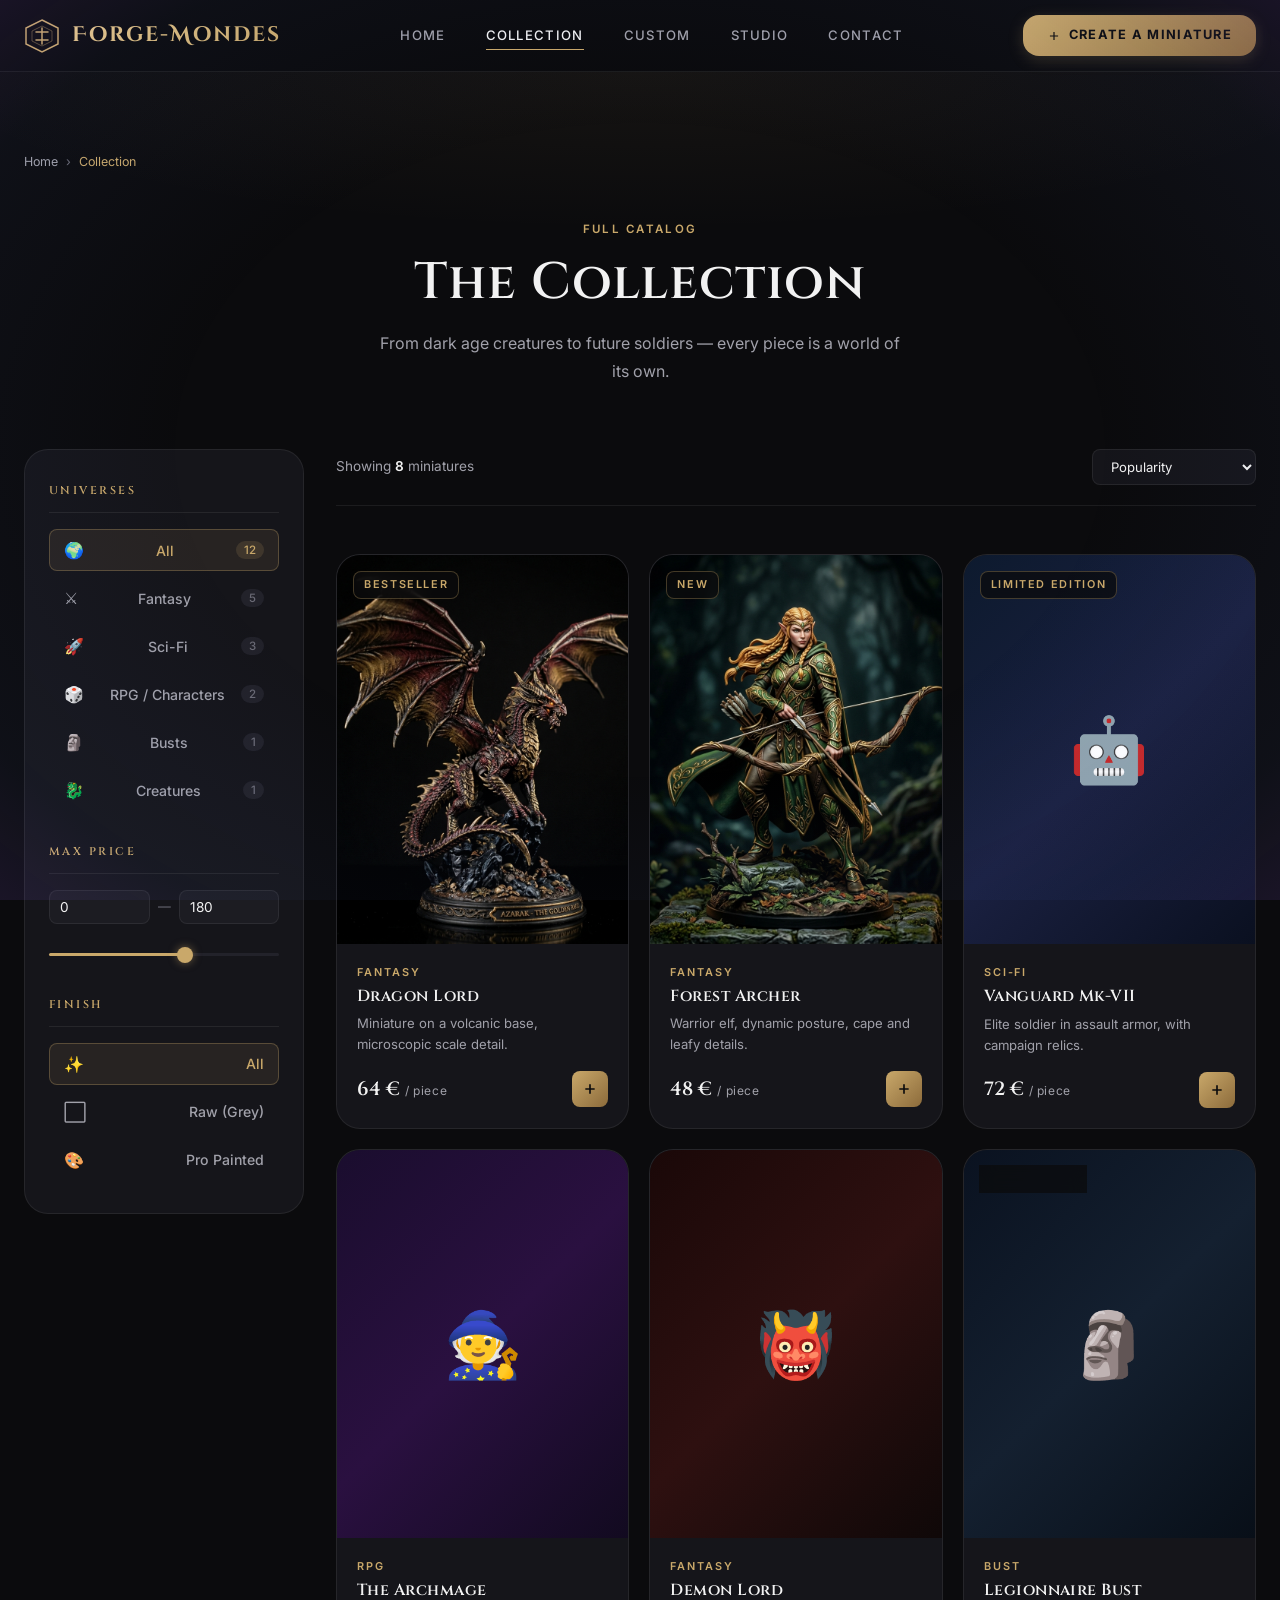
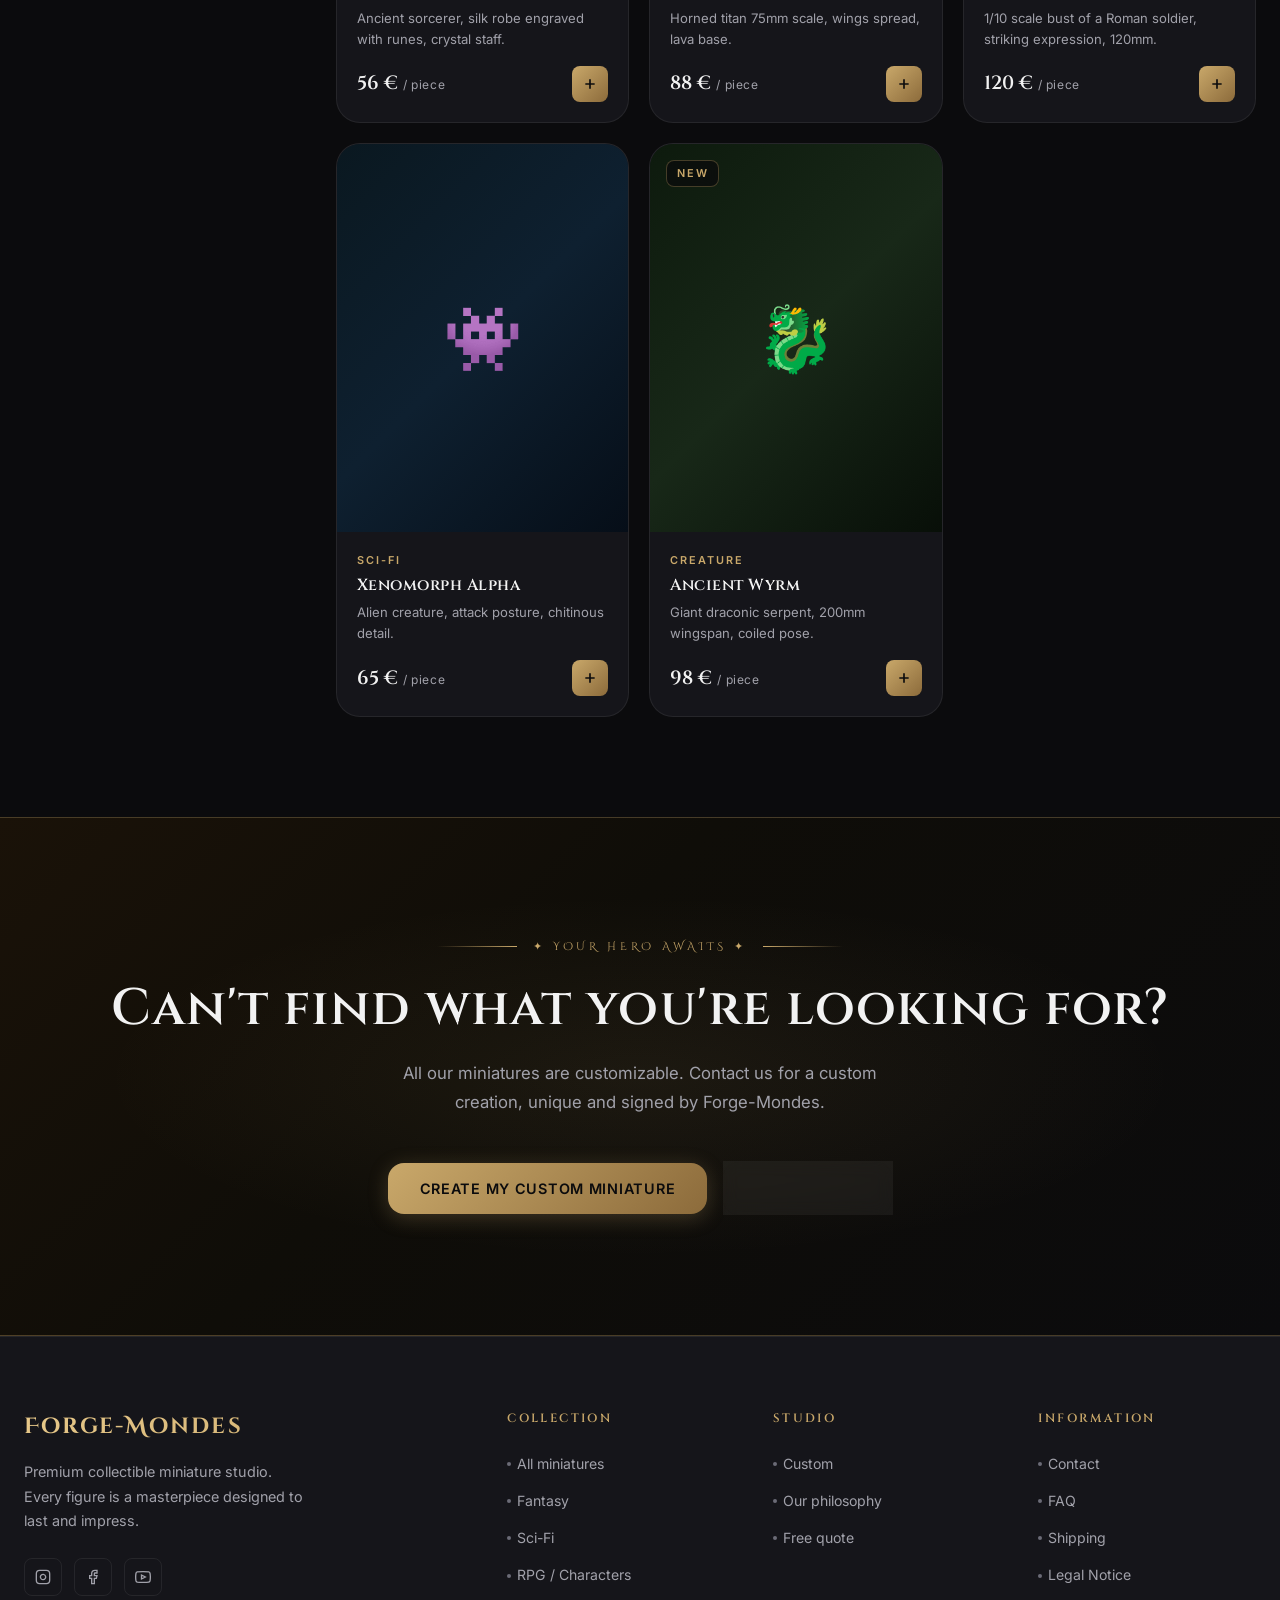
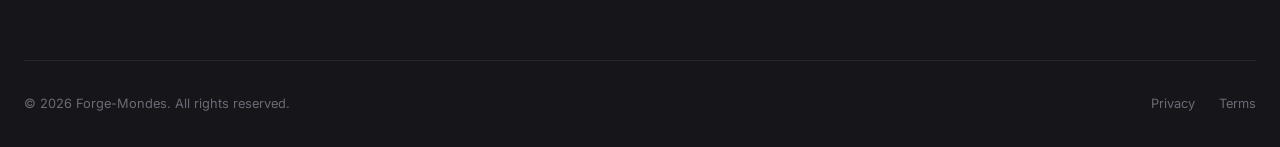
<file: Print_Web/collection.html>
<!DOCTYPE html>
<html lang="en">
<head>
  <meta charset="UTF-8" />
  <meta name="viewport" content="width=device-width, initial-scale=1.0" />
  <title>Collection — Forge-Mondes Premium Miniatures</title>
  <meta name="description" content="Browse the complete Forge-Mondes miniature collection: Fantasy, Sci-Fi, RPG, Busts, and Creatures. Unique pieces, collector finish." />
  <link rel="preconnect" href="https://fonts.googleapis.com" />
  <link rel="preconnect" href="https://fonts.gstatic.com" crossorigin />
  <link rel="stylesheet" href="css/base.css" />
  <link rel="stylesheet" href="css/navbar.css" />
  <link rel="stylesheet" href="css/footer.css" />
  <link rel="stylesheet" href="css/pages/home.css" />
  <link rel="stylesheet" href="css/pages/collection.css" />
</head>
<body>

<!-- NAVBAR -->
<nav class="navbar" role="navigation" aria-label="Main Navigation">
  <div class="navbar-inner">
    <a href="index.html" class="navbar-logo">
      <div class="navbar-logo-mark">
        <svg viewBox="0 0 36 36" fill="none"><polygon points="18,2 34,10 34,26 18,34 2,26 2,10" fill="none" stroke="#c9a86a" stroke-width="1.5"/><polygon points="18,8 28,13 28,23 18,28 8,23 8,13" fill="none" stroke="#c9a86a" stroke-width="0.8" opacity="0.5"/><path d="M18 10 L18 26 M12 14 L24 14 M12 22 L24 22" stroke="#c9a86a" stroke-width="1.5" stroke-linecap="round"/></svg>
      </div>
      <span class="navbar-logo-text">Forge-Mondes</span>
    </a>
    <ul class="navbar-links">
      <li><a href="index.html">Home</a></li>
      <li><a href="collection.html" class="active">Collection</a></li>
      <li><a href="custom.html">Custom</a></li>
      <li><a href="studio.html">Studio</a></li>
      <li><a href="contact.html">Contact</a></li>
    </ul>
    <a href="custom.html" class="navbar-cta">
      <svg viewBox="0 0 24 24" fill="none" stroke="currentColor" stroke-width="2"><path d="M12 5v14M5 12h14"/></svg>
      Create a miniature
    </a>
    <button class="navbar-burger" id="burger-btn" aria-label="Mobile menu"><span></span><span></span><span></span></button>
  </div>
</nav>
<div class="navbar-mobile" id="mobile-nav">
  <a href="index.html">Home</a>
  <a href="collection.html" class="active">Collection</a>
  <a href="custom.html">Custom</a>
  <a href="studio.html">Studio</a>
  <a href="contact.html">Contact</a>
  <a href="custom.html">✦ Create a miniature</a>
</div>

<!-- PAGE HERO -->
<header class="collection-page">
  <div class="page-hero">
    <div class="container">
      <nav class="breadcrumb" aria-label="Breadcrumb">
        <a href="index.html">Home</a>
        <span class="breadcrumb-sep">›</span>
        <span class="breadcrumb-current">Collection</span>
      </nav>
      <div class="page-hero-content reveal">
        <span class="label">Full Catalog</span>
        <h1>The Collection</h1>
        <p>From dark age creatures to future soldiers — every piece is a world of its own.</p>
      </div>
    </div>
  </div>

  <!-- COLLECTION LAYOUT -->
  <div class="container">
    <div class="collection-layout">

      <!-- SIDEBAR -->
      <aside class="collection-sidebar" id="collection-sidebar" aria-label="Filters">
        <div class="sidebar-section">
          <h4>Universes</h4>
          <div class="filter-list">
            <button class="filter-btn active" data-filter="all" id="filter-all">
              <span class="filter-btn-icon">🌍</span> All
              <span class="filter-btn-count">12</span>
            </button>
            <button class="filter-btn" data-filter="fantasy" id="filter-fantasy">
              <span class="filter-btn-icon">⚔️</span> Fantasy
              <span class="filter-btn-count">5</span>
            </button>
            <button class="filter-btn" data-filter="scifi" id="filter-scifi">
              <span class="filter-btn-icon">🚀</span> Sci-Fi
              <span class="filter-btn-count">3</span>
            </button>
            <button class="filter-btn" data-filter="jdr" id="filter-jdr">
              <span class="filter-btn-icon">🎲</span> RPG / Characters
              <span class="filter-btn-count">2</span>
            </button>
            <button class="filter-btn" data-filter="buste" id="filter-buste">
              <span class="filter-btn-icon">🗿</span> Busts
              <span class="filter-btn-count">1</span>
            </button>
            <button class="filter-btn" data-filter="creature" id="filter-creature">
              <span class="filter-btn-icon">🐉</span> Creatures
              <span class="filter-btn-count">1</span>
            </button>
          </div>
        </div>

        <div class="sidebar-section">
          <h4>Max Price</h4>
          <div class="price-range-inputs">
            <input class="price-input" type="number" value="0" min="0" max="300" placeholder="Min" id="price-min" />
            <span class="price-sep">—</span>
            <input class="price-input" type="number" value="180" min="0" max="300" placeholder="Max" id="price-max" />
          </div>
          <input class="range-slider" type="range" min="0" max="300" value="180" id="price-slider" aria-label="Max price" />
        </div>

        <div class="sidebar-section">
          <h4>Finish</h4>
          <div class="filter-list">
            <button class="filter-btn active" data-filter="all">
              <span class="filter-btn-icon">✨</span> All
            </button>
            <button class="filter-btn">
              <span class="filter-btn-icon">⬜</span> Raw (Grey)
            </button>
            <button class="filter-btn">
              <span class="filter-btn-icon">🎨</span> Pro Painted
            </button>
          </div>
        </div>
      </aside>

      <!-- MAIN GRID -->
      <main>
        <div class="collection-topbar">
          <p class="collection-count">Showing <strong>12</strong> miniatures</p>
          <select class="sort-select" id="sort-select" aria-label="Sort by">
            <option value="popular">Popularity</option>
            <option value="price-asc">Price: Low to High</option>
            <option value="price-desc">Price: High to Low</option>
            <option value="new">Newest Arrivals</option>
          </select>
        </div>

        <div class="active-filters" id="active-filters" aria-live="polite"></div>

        <div class="collection-grid" id="collection-grid">

          <article class="product-card reveal" data-universe="fantasy" data-price="64">
            <div class="product-card-image">
              <img src="assets/images/product_1.png" alt="Dragon Lord" loading="lazy" />
              <span class="product-card-badge">Bestseller</span>
              <button class="product-card-wish" aria-label="Favorites"><svg width="16" height="16" viewBox="0 0 24 24" fill="none" stroke="currentColor" stroke-width="2"><path d="M20.84 4.61a5.5 5.5 0 0 0-7.78 0L12 5.67l-1.06-1.06a5.5 5.5 0 0 0-7.78 7.78l1.06 1.06L12 21.23l7.78-7.78 1.06-1.06a5.5 5.5 0 0 0 0-7.78z"/></svg></button>
            </div>
            <div class="product-card-info">
              <span class="product-card-universe">Fantasy</span>
              <h3 class="product-card-name">Dragon Lord</h3>
              <p class="product-card-desc">Miniature on a volcanic base, microscopic scale detail.</p>
              <div class="product-card-footer">
                <div class="product-card-price">64 € <span>/ piece</span></div>
                <button class="product-card-add" aria-label="Add to cart"><svg width="16" height="16" viewBox="0 0 24 24" fill="none" stroke="#0b0b0d" stroke-width="2.5"><line x1="12" y1="5" x2="12" y2="19"/><line x1="5" y1="12" x2="19" y2="12"/></svg></button>
              </div>
            </div>
          </article>

          <article class="product-card reveal reveal-delay-1" data-universe="fantasy" data-price="48">
            <div class="product-card-image">
              <img src="assets/images/product_2.png" alt="Forest Archer" loading="lazy" />
              <span class="product-card-badge">New</span>
              <button class="product-card-wish" aria-label="Favorites"><svg width="16" height="16" viewBox="0 0 24 24" fill="none" stroke="currentColor" stroke-width="2"><path d="M20.84 4.61a5.5 5.5 0 0 0-7.78 0L12 5.67l-1.06-1.06a5.5 5.5 0 0 0-7.78 7.78l1.06 1.06L12 21.23l7.78-7.78 1.06-1.06a5.5 5.5 0 0 0 0-7.78z"/></svg></button>
            </div>
            <div class="product-card-info">
              <span class="product-card-universe">Fantasy</span>
              <h3 class="product-card-name">Forest Archer</h3>
              <p class="product-card-desc">Warrior elf, dynamic posture, cape and leafy details.</p>
              <div class="product-card-footer">
                <div class="product-card-price">48 € <span>/ piece</span></div>
                <button class="product-card-add" aria-label="Add to cart"><svg width="16" height="16" viewBox="0 0 24 24" fill="none" stroke="#0b0b0d" stroke-width="2.5"><line x1="12" y1="5" x2="12" y2="19"/><line x1="5" y1="12" x2="19" y2="12"/></svg></button>
              </div>
            </div>
          </article>

          <article class="product-card reveal reveal-delay-2" data-universe="scifi" data-price="72">
            <div class="product-card-image" style="background:linear-gradient(135deg,#0d1a2e,#1a2040,#0a1020);position:relative;aspect-ratio:3/4">
              <div style="position:absolute;inset:0;display:flex;align-items:center;justify-content:center;font-size:4rem">🤖</div>
              <span class="product-card-badge">Limited Edition</span>
              <button class="product-card-wish" aria-label="Favorites"><svg width="16" height="16" viewBox="0 0 24 24" fill="none" stroke="currentColor" stroke-width="2"><path d="M20.84 4.61a5.5 5.5 0 0 0-7.78 0L12 5.67l-1.06-1.06a5.5 5.5 0 0 0-7.78 7.78l1.06 1.06L12 21.23l7.78-7.78 1.06-1.06a5.5 5.5 0 0 0 0-7.78z"/></svg></button>
            </div>
            <div class="product-card-info">
              <span class="product-card-universe">Sci-Fi</span>
              <h3 class="product-card-name">Vanguard Mk-VII</h3>
              <p class="product-card-desc">Elite soldier in assault armor, with campaign relics.</p>
              <div class="product-card-footer">
                <div class="product-card-price">72 € <span>/ piece</span></div>
                <button class="product-card-add" aria-label="Add to cart"><svg width="16" height="16" viewBox="0 0 24 24" fill="none" stroke="#0b0b0d" stroke-width="2.5"><line x1="12" y1="5" x2="12" y2="19"/><line x1="5" y1="12" x2="19" y2="12"/></svg></button>
              </div>
            </div>
          </article>

          <article class="product-card reveal reveal-delay-3" data-universe="jdr" data-price="56">
            <div class="product-card-image" style="background:linear-gradient(135deg,#1a0d2e,#2a1040,#120a20);position:relative;aspect-ratio:3/4">
              <div style="position:absolute;inset:0;display:flex;align-items:center;justify-content:center;font-size:4rem">🧙</div>
              <button class="product-card-wish" aria-label="Favorites"><svg width="16" height="16" viewBox="0 0 24 24" fill="none" stroke="currentColor" stroke-width="2"><path d="M20.84 4.61a5.5 5.5 0 0 0-7.78 0L12 5.67l-1.06-1.06a5.5 5.5 0 0 0-7.78 7.78l1.06 1.06L12 21.23l7.78-7.78 1.06-1.06a5.5 5.5 0 0 0 0-7.78z"/></svg></button>
            </div>
            <div class="product-card-info">
              <span class="product-card-universe">RPG</span>
              <h3 class="product-card-name">The Archmage</h3>
              <p class="product-card-desc">Ancient sorcerer, silk robe engraved with runes, crystal staff.</p>
              <div class="product-card-footer">
                <div class="product-card-price">56 € <span>/ piece</span></div>
                <button class="product-card-add" aria-label="Add to cart"><svg width="16" height="16" viewBox="0 0 24 24" fill="none" stroke="#0b0b0d" stroke-width="2.5"><line x1="12" y1="5" x2="12" y2="19"/><line x1="5" y1="12" x2="19" y2="12"/></svg></button>
              </div>
            </div>
          </article>

          <article class="product-card reveal" data-universe="fantasy" data-price="88">
            <div class="product-card-image" style="background:linear-gradient(135deg,#1a0808,#2e1010,#0f0808);position:relative;aspect-ratio:3/4">
              <div style="position:absolute;inset:0;display:flex;align-items:center;justify-content:center;font-size:4rem">👹</div>
              <button class="product-card-wish" aria-label="Favorites"><svg width="16" height="16" viewBox="0 0 24 24" fill="none" stroke="currentColor" stroke-width="2"><path d="M20.84 4.61a5.5 5.5 0 0 0-7.78 0L12 5.67l-1.06-1.06a5.5 5.5 0 0 0-7.78 7.78l1.06 1.06L12 21.23l7.78-7.78 1.06-1.06a5.5 5.5 0 0 0 0-7.78z"/></svg></button>
            </div>
            <div class="product-card-info">
              <span class="product-card-universe">Fantasy</span>
              <h3 class="product-card-name">Demon Lord</h3>
              <p class="product-card-desc">Horned titan 75mm scale, wings spread, lava base.</p>
              <div class="product-card-footer">
                <div class="product-card-price">88 € <span>/ piece</span></div>
                <button class="product-card-add" aria-label="Add to cart"><svg width="16" height="16" viewBox="0 0 24 24" fill="none" stroke="#0b0b0d" stroke-width="2.5"><line x1="12" y1="5" x2="12" y2="19"/><line x1="5" y1="12" x2="19" y2="12"/></svg></button>
              </div>
            </div>
          </article>

          <article class="product-card reveal reveal-delay-1" data-universe="buste" data-price="120">
            <div class="product-card-image" style="background:linear-gradient(135deg,#0a1220,#142030,#080f18);position:relative;aspect-ratio:3/4">
              <div style="position:absolute;inset:0;display:flex;align-items:center;justify-content:center;font-size:4rem">🗿</div>
              <span class="product-card-badge">Collection</span>
              <button class="product-card-wish" aria-label="Favorites"><svg width="16" height="16" viewBox="0 0 24 24" fill="none" stroke="currentColor" stroke-width="2"><path d="M20.84 4.61a5.5 5.5 0 0 0-7.78 0L12 5.67l-1.06-1.06a5.5 5.5 0 0 0-7.78 7.78l1.06 1.06L12 21.23l7.78-7.78 1.06-1.06a5.5 5.5 0 0 0 0-7.78z"/></svg></button>
            </div>
            <div class="product-card-info">
              <span class="product-card-universe">Bust</span>
              <h3 class="product-card-name">Legionnaire Bust</h3>
              <p class="product-card-desc">1/10 scale bust of a Roman soldier, striking expression, 120mm.</p>
              <div class="product-card-footer">
                <div class="product-card-price">120 € <span>/ piece</span></div>
                <button class="product-card-add" aria-label="Add to cart"><svg width="16" height="16" viewBox="0 0 24 24" fill="none" stroke="#0b0b0d" stroke-width="2.5"><line x1="12" y1="5" x2="12" y2="19"/><line x1="5" y1="12" x2="19" y2="12"/></svg></button>
              </div>
            </div>
          </article>

          <article class="product-card reveal reveal-delay-2" data-universe="scifi" data-price="65">
            <div class="product-card-image" style="background:linear-gradient(135deg,#0a1820,#0e2030,#060e18);position:relative;aspect-ratio:3/4">
              <div style="position:absolute;inset:0;display:flex;align-items:center;justify-content:center;font-size:4rem">👾</div>
              <button class="product-card-wish" aria-label="Favorites"><svg width="16" height="16" viewBox="0 0 24 24" fill="none" stroke="currentColor" stroke-width="2"><path d="M20.84 4.61a5.5 5.5 0 0 0-7.78 0L12 5.67l-1.06-1.06a5.5 5.5 0 0 0-7.78 7.78l1.06 1.06L12 21.23l7.78-7.78 1.06-1.06a5.5 5.5 0 0 0 0-7.78z"/></svg></button>
            </div>
            <div class="product-card-info">
              <span class="product-card-universe">Sci-Fi</span>
              <h3 class="product-card-name">Xenomorph Alpha</h3>
              <p class="product-card-desc">Alien creature, attack posture, chitinous detail.</p>
              <div class="product-card-footer">
                <div class="product-card-price">65 € <span>/ piece</span></div>
                <button class="product-card-add" aria-label="Add to cart"><svg width="16" height="16" viewBox="0 0 24 24" fill="none" stroke="#0b0b0d" stroke-width="2.5"><line x1="12" y1="5" x2="12" y2="19"/><line x1="5" y1="12" x2="19" y2="12"/></svg></button>
              </div>
            </div>
          </article>

          <article class="product-card reveal reveal-delay-3" data-universe="creature" data-price="98">
            <div class="product-card-image" style="background:linear-gradient(135deg,#0d1a0d,#182818,#080f08);position:relative;aspect-ratio:3/4">
              <div style="position:absolute;inset:0;display:flex;align-items:center;justify-content:center;font-size:4rem">🐉</div>
              <span class="product-card-badge">New</span>
              <button class="product-card-wish" aria-label="Favorites"><svg width="16" height="16" viewBox="0 0 24 24" fill="none" stroke="currentColor" stroke-width="2"><path d="M20.84 4.61a5.5 5.5 0 0 0-7.78 0L12 5.67l-1.06-1.06a5.5 5.5 0 0 0-7.78 7.78l1.06 1.06L12 21.23l7.78-7.78 1.06-1.06a5.5 5.5 0 0 0 0-7.78z"/></svg></button>
            </div>
            <div class="product-card-info">
              <span class="product-card-universe">Creature</span>
              <h3 class="product-card-name">Ancient Wyrm</h3>
              <p class="product-card-desc">Giant draconic serpent, 200mm wingspan, coiled pose.</p>
              <div class="product-card-footer">
                <div class="product-card-price">98 € <span>/ piece</span></div>
                <button class="product-card-add" aria-label="Add to cart"><svg width="16" height="16" viewBox="0 0 24 24" fill="none" stroke="#0b0b0d" stroke-width="2.5"><line x1="12" y1="5" x2="12" y2="19"/><line x1="5" y1="12" x2="19" y2="12"/></svg></button>
              </div>
            </div>
          </article>

        </div><!-- /collection-grid -->
      </main>
    </div><!-- /collection-layout -->
  </div><!-- /container -->
</header>

<!-- CTA FINAL -->
<section class="cta-final">
  <div class="container">
    <div class="cta-final-ornament">✦ Your hero awaits ✦</div>
    <h2 class="reveal">Can't find what you're looking for?</h2>
    <p class="reveal reveal-delay-1">All our miniatures are customizable. Contact us for a custom creation, unique and signed by Forge-Mondes.</p>
    <div class="cta-final-btns reveal reveal-delay-2">
      <a href="custom.html" class="btn btn-primary">Create my custom miniature</a>
      <a href="contact.html" class="btn btn-ghost">Contact us</a>
    </div>
  </div>
</section>

<!-- FOOTER -->
<footer class="footer">
  <div class="container">
    <div class="footer-grid">
      <div class="footer-brand">
        <span class="footer-logo">Forge-Mondes</span>
        <p>Premium collectible miniature studio. Every figure is a masterpiece designed to last and impress.</p>
        <div class="footer-socials">
          <a href="#" class="footer-social-link" aria-label="Instagram"><svg viewBox="0 0 24 24" fill="none" stroke="currentColor" stroke-width="2"><rect x="2" y="2" width="20" height="20" rx="5"/><path d="M16 11.37A4 4 0 1 1 12.63 8 4 4 0 0 1 16 11.37z"/><line x1="17.5" y1="6.5" x2="17.51" y2="6.5"/></svg></a>
          <a href="#" class="footer-social-link" aria-label="Facebook"><svg viewBox="0 0 24 24" fill="none" stroke="currentColor" stroke-width="2"><path d="M18 2h-3a5 5 0 0 0-5 5v3H7v4h3v8h4v-8h3l1-4h-4V7a1 1 0 0 1 1-1h3z"/></svg></a>
          <a href="#" class="footer-social-link" aria-label="YouTube"><svg viewBox="0 0 24 24" fill="none" stroke="currentColor" stroke-width="2"><path d="M22.54 6.42a2.78 2.78 0 0 0-1.95-1.96C18.88 4 12 4 12 4s-6.88 0-8.59.46a2.78 2.78 0 0 0-1.95 1.96A29 29 0 0 0 1 12a29 29 0 0 0 .46 5.58A2.78 2.78 0 0 0 3.41 19.6C5.12 20 12 20 12 20s6.88 0 8.59-.46a2.78 2.78 0 0 0 1.95-1.95A29 29 0 0 0 23 12a29 29 0 0 0-.46-5.58z"/><polygon points="9.75 15.02 15.5 12 9.75 8.98 9.75 15.02"/></svg></a>
        </div>
      </div>
      <div class="footer-col">
        <h4>Collection</h4>
        <ul>
          <li><a href="collection.html">All miniatures</a></li>
          <li><a href="collection.html">Fantasy</a></li>
          <li><a href="collection.html">Sci-Fi</a></li>
          <li><a href="collection.html">RPG / Characters</a></li>
        </ul>
      </div>
      <div class="footer-col">
        <h4>Studio</h4>
        <ul>
          <li><a href="custom.html">Custom</a></li>
          <li><a href="studio.html">Our philosophy</a></li>
          <li><a href="contact.html">Free quote</a></li>
        </ul>
      </div>
      <div class="footer-col">
        <h4>Information</h4>
        <ul>
          <li><a href="contact.html">Contact</a></li>
          <li><a href="#">FAQ</a></li>
          <li><a href="#">Shipping</a></li>
          <li><a href="#">Legal Notice</a></li>
        </ul>
      </div>
    </div>
    <div class="footer-bottom">
      <p>© 2026 Forge-Mondes. All rights reserved.</p>
      <div class="footer-bottom-links">
        <a href="#">Privacy</a>
        <a href="#">Terms</a>
      </div>
    </div>
  </div>
</footer>

<script src="js/main.js"></script>
<script src="js/pages/home.js"></script>
<script src="js/pages/collection.js"></script>
</body>
</html>
</file>
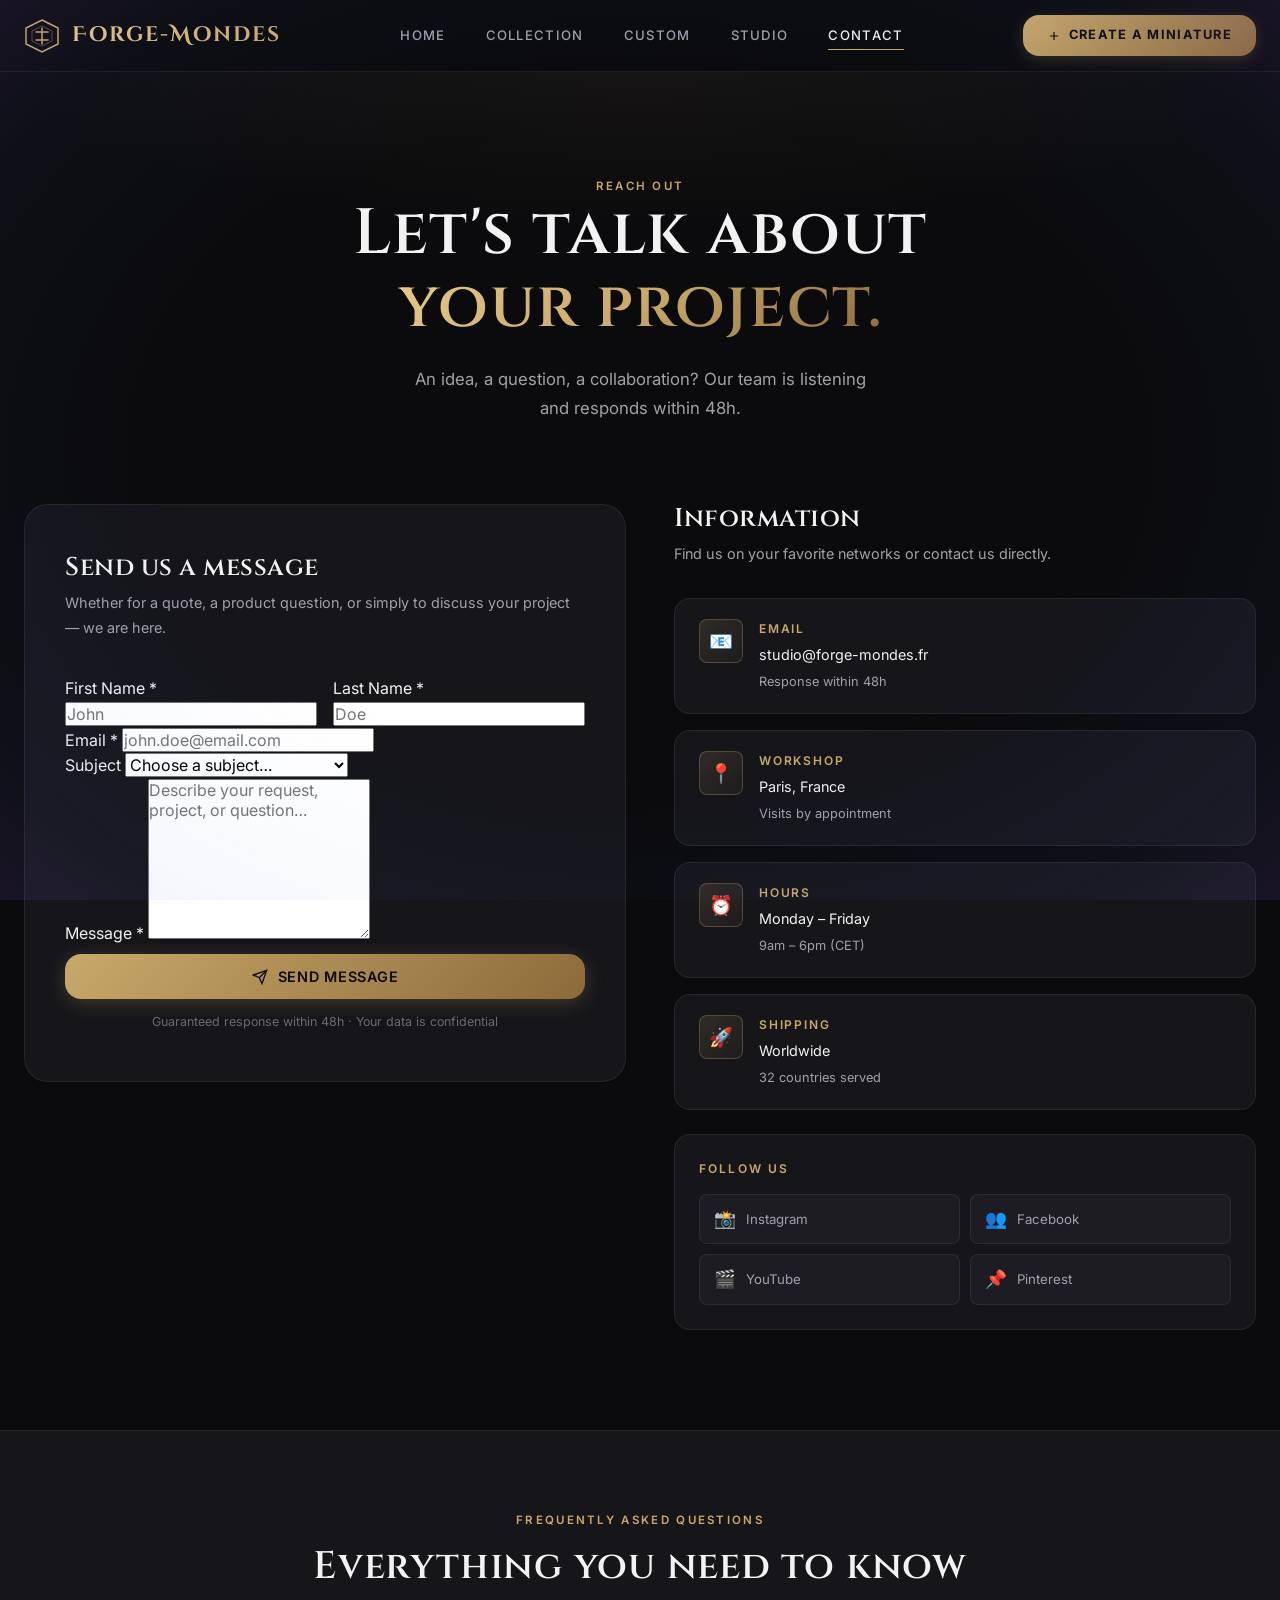
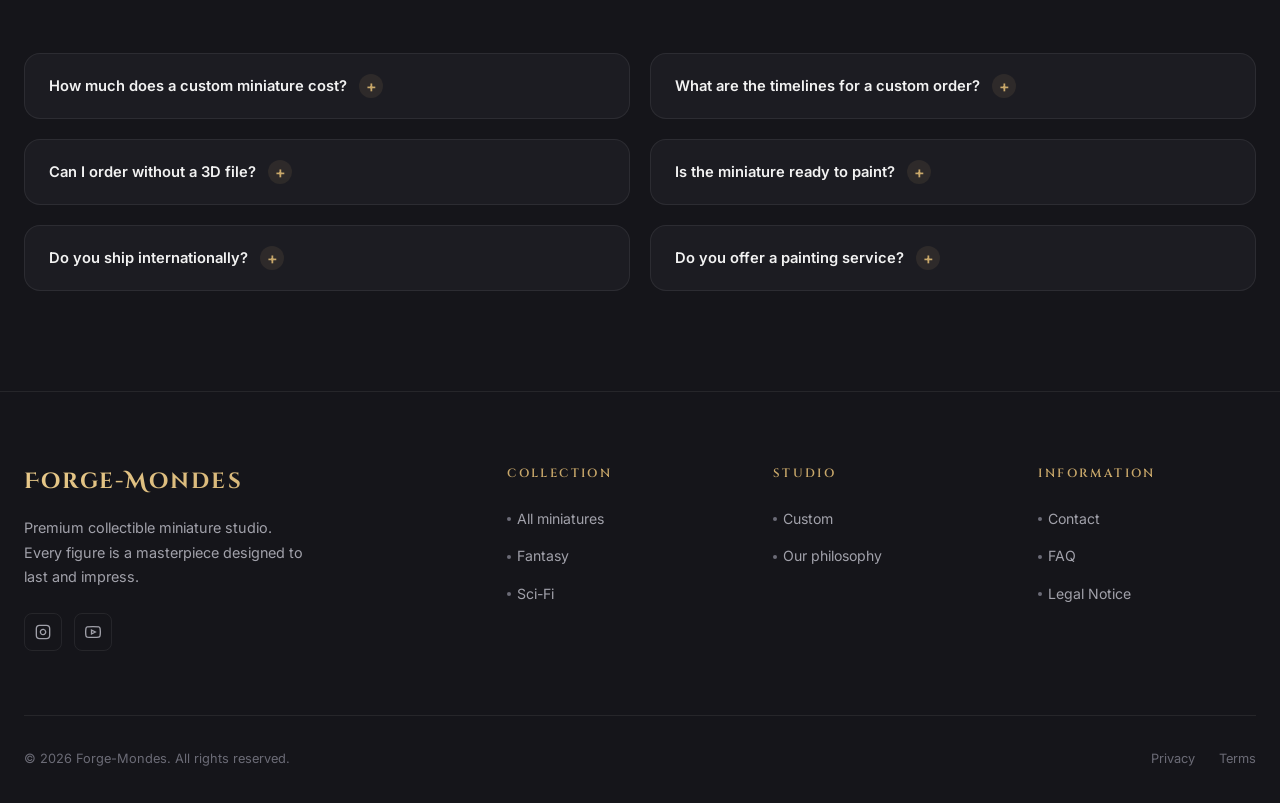
<file: Print_Web/contact.html>
<!DOCTYPE html>
<html lang="en">
<head>
  <meta charset="UTF-8" />
  <meta name="viewport" content="width=device-width, initial-scale=1.0" />
  <title>Contact — Forge-Mondes Miniature Studio</title>
  <meta name="description" content="Contact the Forge-Mondes team for a custom quote, a question about our collection, or a collaboration. Guaranteed response within 48h." />
  <link rel="preconnect" href="https://fonts.googleapis.com" />
  <link rel="preconnect" href="https://fonts.gstatic.com" crossorigin />
  <link rel="stylesheet" href="css/base.css" />
  <link rel="stylesheet" href="css/navbar.css" />
  <link rel="stylesheet" href="css/footer.css" />
  <link rel="stylesheet" href="css/pages/contact.css" />
</head>
<body>

<!-- NAVBAR -->
<nav class="navbar" role="navigation">
  <div class="navbar-inner">
    <a href="index.html" class="navbar-logo">
      <div class="navbar-logo-mark">
        <svg viewBox="0 0 36 36" fill="none"><polygon points="18,2 34,10 34,26 18,34 2,26 2,10" fill="none" stroke="#c9a86a" stroke-width="1.5"/><polygon points="18,8 28,13 28,23 18,28 8,23 8,13" fill="none" stroke="#c9a86a" stroke-width="0.8" opacity="0.5"/><path d="M18 10 L18 26 M12 14 L24 14 M12 22 L24 22" stroke="#c9a86a" stroke-width="1.5" stroke-linecap="round"/></svg>
      </div>
      <span class="navbar-logo-text">Forge-Mondes</span>
    </a>
    <ul class="navbar-links">
      <li><a href="index.html">Home</a></li>
      <li><a href="collection.html">Collection</a></li>
      <li><a href="custom.html">Custom</a></li>
      <li><a href="studio.html">Studio</a></li>
      <li><a href="contact.html" class="active">Contact</a></li>
    </ul>
    <a href="custom.html" class="navbar-cta">
      <svg viewBox="0 0 24 24" fill="none" stroke="currentColor" stroke-width="2"><path d="M12 5v14M5 12h14"/></svg>
      Create a miniature
    </a>
    <button class="navbar-burger" id="burger-btn" aria-label="Mobile menu"><span></span><span></span><span></span></button>
  </div>
</nav>
<div class="navbar-mobile" id="mobile-nav">
  <a href="index.html">Home</a>
  <a href="collection.html">Collection</a>
  <a href="custom.html">Custom</a>
  <a href="studio.html">Studio</a>
  <a href="contact.html" class="active">Contact</a>
  <a href="custom.html">✦ Create a miniature</a>
</div>

<main class="contact-page">

  <!-- HERO -->
  <section class="contact-hero">
    <div class="container">
      <div class="reveal">
        <span class="label">Reach Out</span>
        <h1>Let's talk about<br/><span class="gradient-text">your project.</span></h1>
        <p style="max-width:480px; margin:20px auto 0; font-size:1.05rem;">
          An idea, a question, a collaboration? Our team is listening and responds within 48h.
        </p>
      </div>
    </div>
  </section>

  <!-- MAIN LAYOUT -->
  <div class="container">
    <div class="contact-layout">

      <!-- FORM -->
      <div class="reveal-left">
        <div class="contact-form-card">
          <h2>Send us a message</h2>
          <p>Whether for a quote, a product question, or simply to discuss your project — we are here.</p>

          <div class="contact-success" id="contact-success" role="status" aria-live="polite">
            <span class="contact-success-icon">✉️</span>
            <h3>Message sent!</h3>
            <p>Thank you for contacting us. Our team will get back to you within the next 48 hours.</p>
            <a href="index.html" class="btn btn-secondary" style="margin-top:8px;">Back to Home</a>
          </div>

          <form id="contact-form" novalidate>
            <div style="display:grid; grid-template-columns:1fr 1fr; gap:16px;">
              <div class="form-group">
                <label class="form-label" for="c-prenom">First Name *</label>
                <input class="form-input" type="text" id="c-prenom" name="prenom" placeholder="John" required autocomplete="given-name" />
              </div>
              <div class="form-group">
                <label class="form-label" for="c-nom">Last Name *</label>
                <input class="form-input" type="text" id="c-nom" name="nom" placeholder="Doe" required autocomplete="family-name" />
              </div>
            </div>

            <div class="form-group">
              <label class="form-label" for="c-email">Email *</label>
              <input class="form-input" type="email" id="c-email" name="email" placeholder="john.doe@email.com" required autocomplete="email" />
            </div>

            <div class="form-group">
              <label class="form-label" for="c-sujet">Subject</label>
              <select class="form-select" id="c-sujet" name="sujet">
                <option value="">Choose a subject…</option>
                <option value="devis">Quote Request</option>
                <option value="commande">Order Question</option>
                <option value="produit">Product Question</option>
                <option value="partenariat">Partnership / Collaboration</option>
                <option value="autre">Other</option>
              </select>
            </div>

            <div class="form-group">
              <label class="form-label" for="c-message">Message *</label>
              <textarea class="form-textarea" id="c-message" name="message" placeholder="Describe your request, project, or question…" required style="min-height:160px;"></textarea>
            </div>

            <button type="submit" class="btn btn-primary" id="contact-submit" style="width:100%; justify-content:center; margin-top:8px;">
              <svg width="16" height="16" viewBox="0 0 24 24" fill="none" stroke="currentColor" stroke-width="2"><line x1="22" y1="2" x2="11" y2="13"/><polygon points="22 2 15 22 11 13 2 9 22 2"/></svg>
              Send Message
            </button>
            <p style="font-size:0.78rem; color:var(--muted-2); text-align:center; margin-top:12px;">Guaranteed response within 48h · Your data is confidential</p>
          </form>
        </div>
      </div>

      <!-- INFO -->
      <div class="contact-info reveal-right">
        <div class="contact-info-header">
          <h2>Information</h2>
          <p>Find us on your favorite networks or contact us directly.</p>
        </div>

        <div class="contact-info-cards">
          <div class="contact-info-card">
            <div class="contact-info-card-icon">📧</div>
            <div class="contact-info-card-text">
              <h4>Email</h4>
              <p>studio@forge-mondes.fr</p>
              <span>Response within 48h</span>
            </div>
          </div>

          <div class="contact-info-card">
            <div class="contact-info-card-icon">📍</div>
            <div class="contact-info-card-text">
              <h4>Workshop</h4>
              <p>Paris, France</p>
              <span>Visits by appointment</span>
            </div>
          </div>

          <div class="contact-info-card">
            <div class="contact-info-card-icon">⏰</div>
            <div class="contact-info-card-text">
              <h4>Hours</h4>
              <p>Monday – Friday</p>
              <span>9am – 6pm (CET)</span>
            </div>
          </div>

          <div class="contact-info-card">
            <div class="contact-info-card-icon">🚀</div>
            <div class="contact-info-card-text">
              <h4>Shipping</h4>
              <p>Worldwide</p>
              <span>32 countries served</span>
            </div>
          </div>
        </div>

        <div class="contact-socials">
          <h4>Follow Us</h4>
          <div class="contact-socials-list">
            <a href="#" class="contact-social-link" aria-label="Instagram">
              <span class="contact-social-icon">📸</span>
              Instagram
            </a>
            <a href="#" class="contact-social-link" aria-label="Facebook">
              <span class="contact-social-icon">👥</span>
              Facebook
            </a>
            <a href="#" class="contact-social-link" aria-label="YouTube">
              <span class="contact-social-icon">🎬</span>
              YouTube
            </a>
            <a href="#" class="contact-social-link" aria-label="Pinterest">
              <span class="contact-social-icon">📌</span>
              Pinterest
            </a>
          </div>
        </div>
      </div>

    </div><!-- /contact-layout -->
  </div>

  <!-- FAQ -->
  <section class="contact-faq">
    <div class="container">
      <div class="section-header reveal">
        <span class="label">Frequently Asked Questions</span>
        <h2>Everything you need to know</h2>
      </div>

      <div class="faq-grid">
        <div class="faq-item reveal">
          <button class="faq-question" aria-expanded="false">
            How much does a custom miniature cost?
            <span class="faq-icon">+</span>
          </button>
          <div class="faq-answer">
            <p>The price depends on size, complexity, and finish. A standard 32mm miniature starts at 45€. Collector pieces (75mm+) are generally between 80€ and 200€. Free quote within 48h.</p>
          </div>
        </div>

        <div class="faq-item reveal reveal-delay-1">
          <button class="faq-question" aria-expanded="false">
            What are the timelines for a custom order?
            <span class="faq-icon">+</span>
          </button>
          <div class="faq-answer">
            <p>After validation of the 3D render, production takes 5 to 10 business days depending on complexity. International shipping takes an additional 3 to 7 days.</p>
          </div>
        </div>

        <div class="faq-item reveal reveal-delay-2">
          <button class="faq-question" aria-expanded="false">
            Can I order without a 3D file?
            <span class="faq-icon">+</span>
          </button>
          <div class="faq-answer">
            <p>Absolutely. A detailed description (and reference images) is enough. Our sculptors create the 3D model from scratch. This is actually the majority of our custom orders.</p>
          </div>
        </div>

        <div class="faq-item reveal reveal-delay-3">
          <button class="faq-question" aria-expanded="false">
            Is the miniature ready to paint?
            <span class="faq-icon">+</span>
          </button>
          <div class="faq-answer">
            <p>Yes. All our miniatures are delivered with a neat surface finish, cleaned, and without visible supports. They can be primed and painted right away.</p>
          </div>
        </div>

        <div class="faq-item reveal">
          <button class="faq-question" aria-expanded="false">
            Do you ship internationally?
            <span class="faq-icon">+</span>
          </button>
          <div class="faq-answer">
            <p>Yes, we ship to 32 countries. The packaging is artisanal and specially designed to protect fragile pieces during transport. Insured and tracked delivery.</p>
          </div>
        </div>

        <div class="faq-item reveal reveal-delay-1">
          <button class="faq-question" aria-expanded="false">
            Do you offer a painting service?
            <span class="faq-icon">+</span>
          </button>
          <div class="faq-answer">
            <p>Yes, our "Pro Painted Finish" service is available upon request for custom miniatures. Our painters work like premium collector studios. Timeframe and price upon quote.</p>
          </div>
        </div>
      </div>
    </div>
  </section>

</main>

<!-- FOOTER -->
<footer class="footer">
  <div class="container">
    <div class="footer-grid">
      <div class="footer-brand">
        <span class="footer-logo">Forge-Mondes</span>
        <p>Premium collectible miniature studio. Every figure is a masterpiece designed to last and impress.</p>
        <div class="footer-socials">
          <a href="#" class="footer-social-link" aria-label="Instagram"><svg viewBox="0 0 24 24" fill="none" stroke="currentColor" stroke-width="2"><rect x="2" y="2" width="20" height="20" rx="5"/><path d="M16 11.37A4 4 0 1 1 12.63 8 4 4 0 0 1 16 11.37z"/><line x1="17.5" y1="6.5" x2="17.51" y2="6.5"/></svg></a>
          <a href="#" class="footer-social-link" aria-label="YouTube"><svg viewBox="0 0 24 24" fill="none" stroke="currentColor" stroke-width="2"><path d="M22.54 6.42a2.78 2.78 0 0 0-1.95-1.96C18.88 4 12 4 12 4s-6.88 0-8.59.46a2.78 2.78 0 0 0-1.95 1.96A29 29 0 0 0 1 12a29 29 0 0 0 .46 5.58A2.78 2.78 0 0 0 3.41 19.6C5.12 20 12 20 12 20s6.88 0 8.59-.46a2.78 2.78 0 0 0 1.95-1.95A29 29 0 0 0 23 12a29 29 0 0 0-.46-5.58z"/><polygon points="9.75 15.02 15.5 12 9.75 8.98 9.75 15.02"/></svg></a>
        </div>
      </div>
      <div class="footer-col">
        <h4>Collection</h4>
        <ul>
          <li><a href="collection.html">All miniatures</a></li>
          <li><a href="collection.html">Fantasy</a></li>
          <li><a href="collection.html">Sci-Fi</a></li>
        </ul>
      </div>
      <div class="footer-col">
        <h4>Studio</h4>
        <ul>
          <li><a href="custom.html">Custom</a></li>
          <li><a href="studio.html">Our philosophy</a></li>
        </ul>
      </div>
      <div class="footer-col">
        <h4>Information</h4>
        <ul>
          <li><a href="contact.html">Contact</a></li>
          <li><a href="#">FAQ</a></li>
          <li><a href="#">Legal Notice</a></li>
        </ul>
      </div>
    </div>
    <div class="footer-bottom">
      <p>© 2026 Forge-Mondes. All rights reserved.</p>
      <div class="footer-bottom-links">
        <a href="#">Privacy</a>
        <a href="#">Terms</a>
      </div>
    </div>
  </div>
</footer>

<script src="js/main.js"></script>
<script>
  // Contact form
  const form = document.getElementById('contact-form');
  const success = document.getElementById('contact-success');

  form?.addEventListener('submit', (e) => {
    e.preventDefault();
    const required = form.querySelectorAll('[required]');
    let valid = true;

    required.forEach(field => {
      if (!field.value.trim()) {
        field.style.borderColor = '#e05252';
        field.style.boxShadow = '0 0 0 3px rgba(224,82,82,0.1)';
        valid = false;
        field.addEventListener('input', () => {
          field.style.borderColor = '';
          field.style.boxShadow = '';
        }, { once: true });
      }
    });

    if (!valid) {
      if (window.showToast) showToast('Please fill in all required fields.', 'error');
      return;
    }

    const btn = document.getElementById('contact-submit');
    if (btn) { btn.textContent = 'Sending...'; btn.disabled = true; btn.style.opacity = '0.7'; }

    setTimeout(() => {
      form.style.display = 'none';
      if (success) success.classList.add('visible');
    }, 1200);
  });

  // FAQ accordion
  document.querySelectorAll('.faq-question').forEach(btn => {
    btn.addEventListener('click', () => {
      const item = btn.closest('.faq-item');
      const isOpen = item.classList.toggle('open');
      btn.setAttribute('aria-expanded', isOpen);
    });
  });
</script>

</body>
</html>
</file>
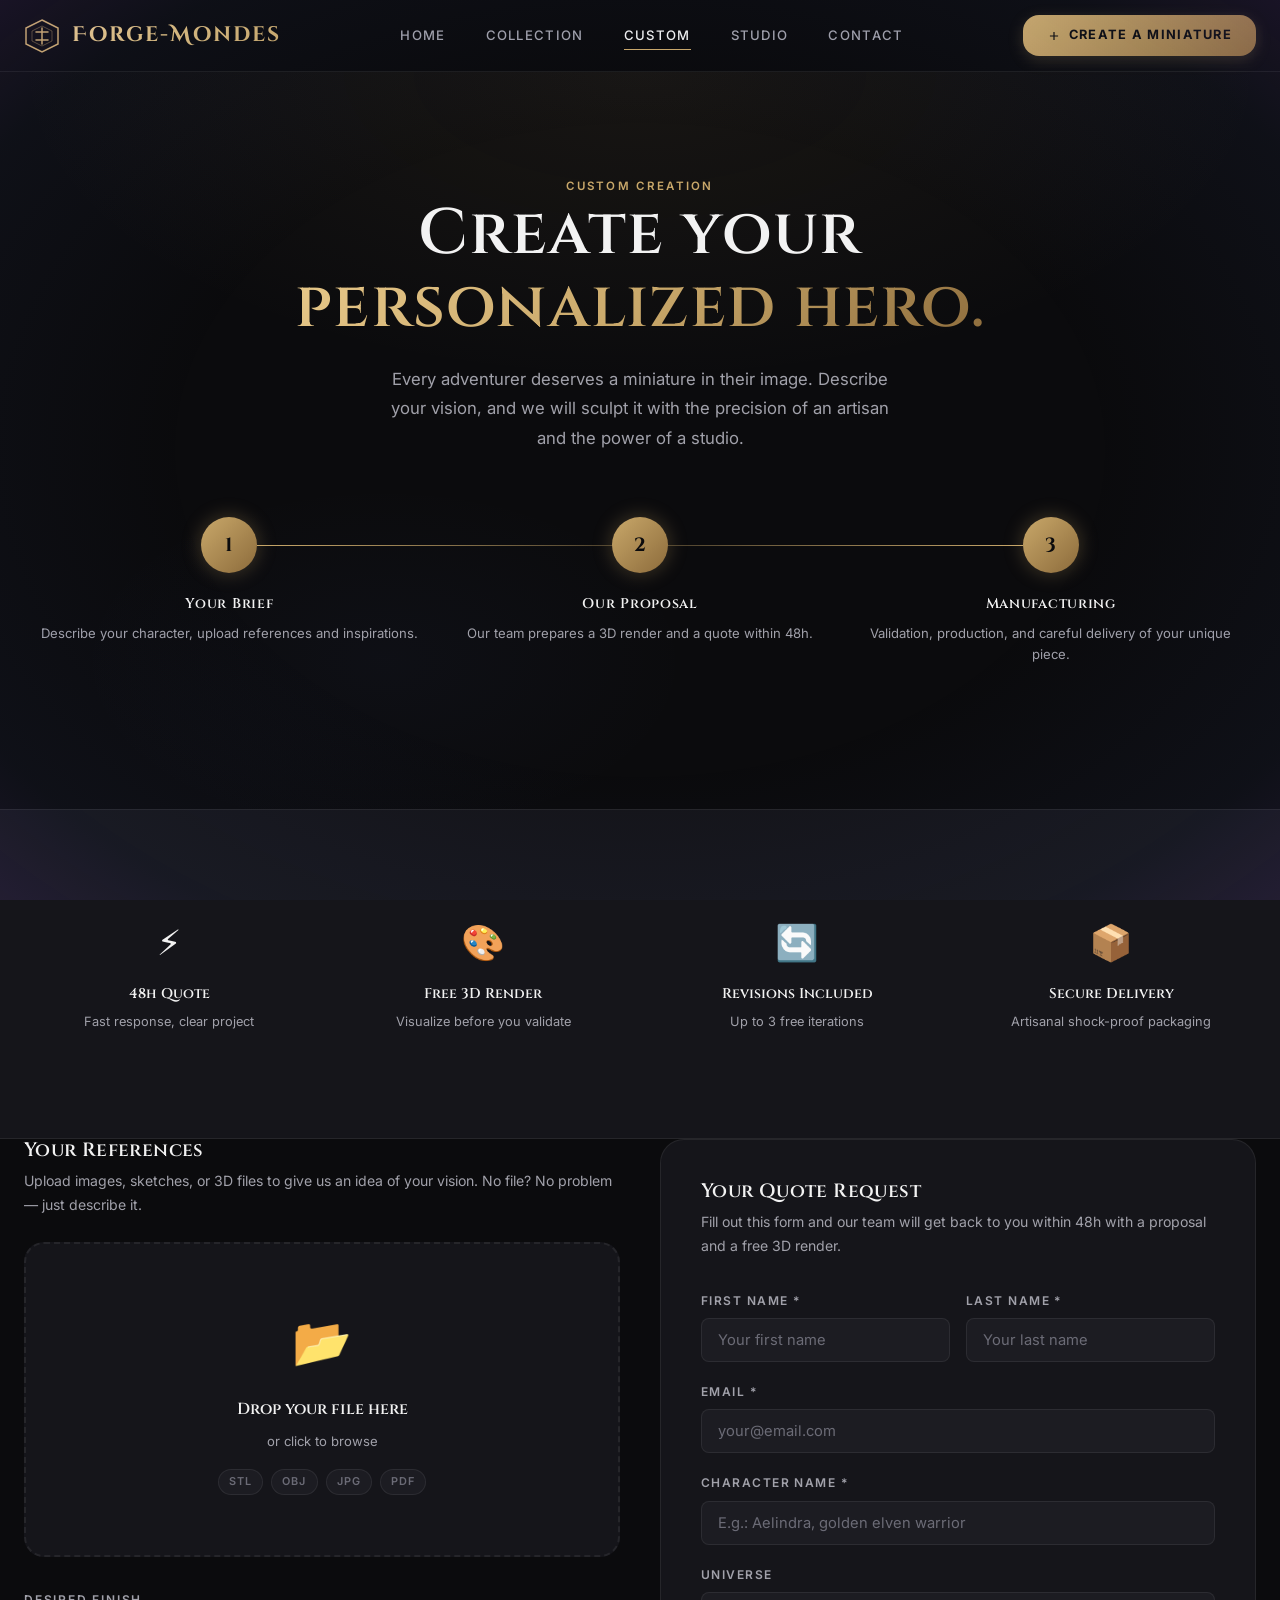
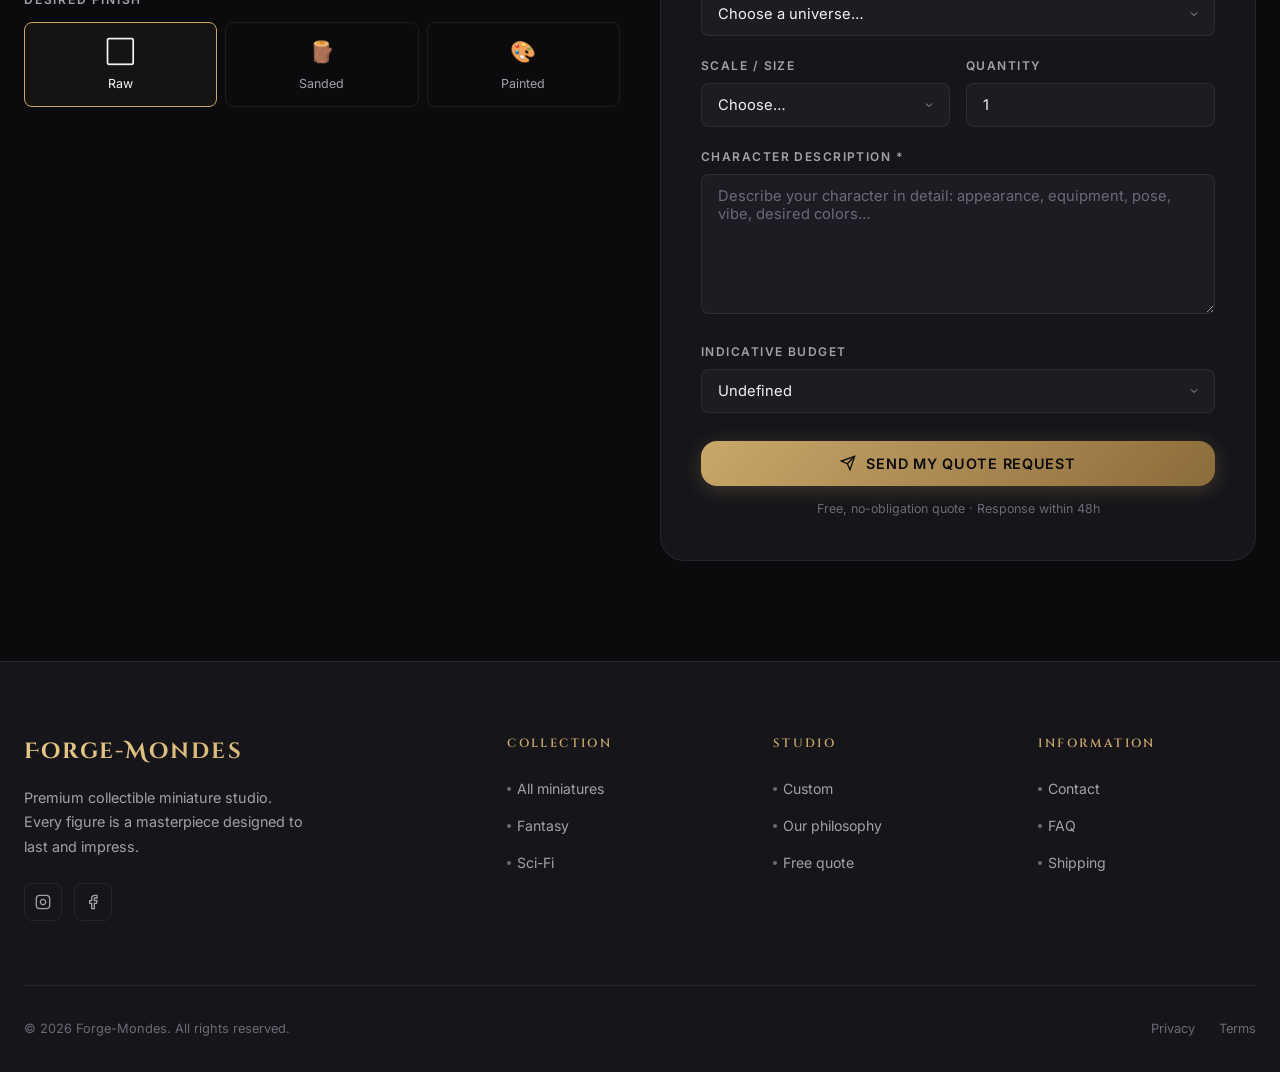
<file: Print_Web/custom.html>
<!DOCTYPE html>
<html lang="en">
<head>
  <meta charset="UTF-8" />
  <meta name="viewport" content="width=device-width, initial-scale=1.0" />
  <title>Custom — Forge-Mondes Personalized Miniatures</title>
  <meta name="description" content="Create your custom miniature with Forge-Mondes. Upload your concept, describe your hero, and receive a personalized quote. Fantasy, Sci-Fi, RPG." />
  <link rel="preconnect" href="https://fonts.googleapis.com" />
  <link rel="preconnect" href="https://fonts.gstatic.com" crossorigin />
  <link rel="stylesheet" href="css/base.css" />
  <link rel="stylesheet" href="css/navbar.css" />
  <link rel="stylesheet" href="css/footer.css" />
  <link rel="stylesheet" href="css/pages/custom.css" />
</head>
<body>

<!-- NAVBAR -->
<nav class="navbar" role="navigation">
  <div class="navbar-inner">
    <a href="index.html" class="navbar-logo">
      <div class="navbar-logo-mark">
        <svg viewBox="0 0 36 36" fill="none"><polygon points="18,2 34,10 34,26 18,34 2,26 2,10" fill="none" stroke="#c9a86a" stroke-width="1.5"/><polygon points="18,8 28,13 28,23 18,28 8,23 8,13" fill="none" stroke="#c9a86a" stroke-width="0.8" opacity="0.5"/><path d="M18 10 L18 26 M12 14 L24 14 M12 22 L24 22" stroke="#c9a86a" stroke-width="1.5" stroke-linecap="round"/></svg>
      </div>
      <span class="navbar-logo-text">Forge-Mondes</span>
    </a>
    <ul class="navbar-links">
      <li><a href="index.html">Home</a></li>
      <li><a href="collection.html">Collection</a></li>
      <li><a href="custom.html" class="active">Custom</a></li>
      <li><a href="studio.html">Studio</a></li>
      <li><a href="contact.html">Contact</a></li>
    </ul>
    <a href="custom.html" class="navbar-cta">
      <svg viewBox="0 0 24 24" fill="none" stroke="currentColor" stroke-width="2"><path d="M12 5v14M5 12h14"/></svg>
      Create a miniature
    </a>
    <button class="navbar-burger" id="burger-btn" aria-label="Mobile menu"><span></span><span></span><span></span></button>
  </div>
</nav>
<div class="navbar-mobile" id="mobile-nav">
  <a href="index.html">Home</a>
  <a href="collection.html">Collection</a>
  <a href="custom.html" class="active">Custom</a>
  <a href="studio.html">Studio</a>
  <a href="contact.html">Contact</a>
  <a href="custom.html">✦ Create a miniature</a>
</div>

<!-- MAIN -->
<main class="custom-page">

  <!-- HERO -->
  <section class="custom-hero">
    <div class="container">
      <div class="reveal">
        <span class="label">Custom Creation</span>
        <h1>Create your<br/><span class="gradient-text">personalized hero.</span></h1>
        <p style="max-width:520px; margin:20px auto 0; font-size:1.05rem;">
          Every adventurer deserves a miniature in their image. Describe your vision, and we will sculpt it with the precision of an artisan and the power of a studio.
        </p>
      </div>

      <!-- Process steps -->
      <div class="process-steps">
        <div class="process-step reveal reveal-delay-1">
          <div class="process-step-num">1</div>
          <h4>Your Brief</h4>
          <p>Describe your character, upload references and inspirations.</p>
        </div>
        <div class="process-step reveal reveal-delay-2">
          <div class="process-step-num">2</div>
          <h4>Our Proposal</h4>
          <p>Our team prepares a 3D render and a quote within 48h.</p>
        </div>
        <div class="process-step reveal reveal-delay-3">
          <div class="process-step-num">3</div>
          <h4>Manufacturing</h4>
          <p>Validation, production, and careful delivery of your unique piece.</p>
        </div>
      </div>
    </div>
  </section>

  <!-- GUARANTEES BAND -->
  <section class="custom-guarantees">
    <div class="container">
      <div class="guarantees-grid">
        <div class="guarantee-item reveal">
          <span class="guarantee-icon">⚡</span>
          <h4>48h Quote</h4>
          <p>Fast response, clear project</p>
        </div>
        <div class="guarantee-item reveal reveal-delay-1">
          <span class="guarantee-icon">🎨</span>
          <h4>Free 3D Render</h4>
          <p>Visualize before you validate</p>
        </div>
        <div class="guarantee-item reveal reveal-delay-2">
          <span class="guarantee-icon">🔄</span>
          <h4>Revisions Included</h4>
          <p>Up to 3 free iterations</p>
        </div>
        <div class="guarantee-item reveal reveal-delay-3">
          <span class="guarantee-icon">📦</span>
          <h4>Secure Delivery</h4>
          <p>Artisanal shock-proof packaging</p>
        </div>
      </div>
    </div>
  </section>

  <!-- FORM SECTION -->
  <section class="custom-form-section">
    <div class="container">
      <div class="custom-form-grid">

        <!-- Upload Zone -->
        <div class="upload-zone-wrapper reveal-left">
          <h3>Your References</h3>
          <p>Upload images, sketches, or 3D files to give us an idea of your vision. No file? No problem — just describe it.</p>

          <div class="upload-zone" id="upload-zone" role="button" tabindex="0" aria-label="File upload zone">
            <input type="file" id="file-upload" accept=".stl,.obj,.png,.jpg,.jpeg,.pdf,.zip" aria-label="Choose a file" />
            <span class="upload-icon">📂</span>
            <h4>Drop your file here</h4>
            <p>or click to browse</p>
            <div class="upload-zone-formats">
              <span class="format-badge">STL</span>
              <span class="format-badge">OBJ</span>
              <span class="format-badge">JPG</span>
              <span class="format-badge">PDF</span>
            </div>
          </div>

          <div class="upload-preview" id="upload-preview" role="status">
            <span class="upload-preview-icon">📄</span>
            <div class="upload-preview-info">
              <div class="upload-preview-name" id="preview-name"></div>
              <div class="upload-preview-size" id="preview-size"></div>
            </div>
            <button class="upload-preview-remove" id="remove-file" aria-label="Remove file">×</button>
          </div>

          <!-- Finish options -->
          <div style="margin-top: 32px;">
            <p style="font-size:0.75rem; font-weight:600; letter-spacing:0.15em; text-transform:uppercase; color:var(--muted); margin-bottom:12px;">Desired Finish</p>
            <div class="finish-options">
              <div class="finish-option selected" id="finish-raw" role="button" tabindex="0">
                <span class="icon">⬜</span>
                Raw
              </div>
              <div class="finish-option" id="finish-sanded" role="button" tabindex="0">
                <span class="icon">🪵</span>
                Sanded
              </div>
              <div class="finish-option" id="finish-painted" role="button" tabindex="0">
                <span class="icon">🎨</span>
                Painted
              </div>
            </div>
          </div>
        </div>

        <!-- Devis Form -->
        <div class="devis-form reveal-right">
          <h3>Your Quote Request</h3>
          <p>Fill out this form and our team will get back to you within 48h with a proposal and a free 3D render.</p>

          <form id="devis-form" novalidate>
            <div class="form-row">
              <div class="form-group">
                <label class="form-label" for="input-prenom">First Name *</label>
                <input class="form-input" type="text" id="input-prenom" name="prenom" placeholder="Your first name" required autocomplete="given-name" />
              </div>
              <div class="form-group">
                <label class="form-label" for="input-nom">Last Name *</label>
                <input class="form-input" type="text" id="input-nom" name="nom" placeholder="Your last name" required autocomplete="family-name" />
              </div>
            </div>

            <div class="form-group">
              <label class="form-label" for="input-email">Email *</label>
              <input class="form-input" type="email" id="input-email" name="email" placeholder="your@email.com" required autocomplete="email" />
            </div>

            <div class="form-group">
              <label class="form-label" for="input-character">Character Name *</label>
              <input class="form-input" type="text" id="input-character" name="character" placeholder="E.g.: Aelindra, golden elven warrior" required />
            </div>

            <div class="form-group">
              <label class="form-label" for="input-universe">Universe</label>
              <select class="form-select" id="input-universe" name="universe">
                <option value="">Choose a universe…</option>
                <option value="fantasy">Medieval Fantasy</option>
                <option value="scifi">Science-Fiction</option>
                <option value="jdr">RPG / D&D</option>
                <option value="historique">Historical</option>
                <option value="autre">Other / Original</option>
              </select>
            </div>

            <div class="form-row">
              <div class="form-group">
                <label class="form-label" for="input-scale">Scale / Size</label>
                <select class="form-select" id="input-scale" name="scale">
                  <option value="">Choose…</option>
                  <option value="28mm">28mm (wargame)</option>
                  <option value="32mm">32mm (standard)</option>
                  <option value="54mm">54mm (collector)</option>
                  <option value="75mm">75mm (display)</option>
                  <option value="120mm">120mm (bust)</option>
                </select>
              </div>
              <div class="form-group">
                <label class="form-label" for="input-quantity">Quantity</label>
                <input class="form-input" type="number" id="input-quantity" name="quantity" min="1" max="100" value="1" />
              </div>
            </div>

            <div class="form-group">
              <label class="form-label" for="input-description">Character Description *</label>
              <textarea class="form-textarea" id="input-description" name="description" placeholder="Describe your character in detail: appearance, equipment, pose, vibe, desired colors…" required style="min-height:140px;"></textarea>
            </div>

            <div class="form-group">
              <label class="form-label" for="input-budget">Indicative Budget</label>
              <select class="form-select" id="input-budget" name="budget">
                <option value="">Undefined</option>
                <option value="30-60">30 – 60 €</option>
                <option value="60-100">60 – 100 €</option>
                <option value="100-200">100 – 200 €</option>
                <option value="200+">200 € and more</option>
              </select>
            </div>

            <div class="form-submit">
              <button type="submit" class="btn btn-primary" id="submit-devis" style="width:100%; justify-content:center;">
                <svg width="16" height="16" viewBox="0 0 24 24" fill="none" stroke="currentColor" stroke-width="2"><line x1="22" y1="2" x2="11" y2="13"/><polygon points="22 2 15 22 11 13 2 9 22 2"/></svg>
                Send my quote request
              </button>
              <p class="form-note">Free, no-obligation quote · Response within 48h</p>
            </div>
          </form>
        </div>

      </div>
    </div>
  </section>

</main>

<!-- FOOTER -->
<footer class="footer">
  <div class="container">
    <div class="footer-grid">
      <div class="footer-brand">
        <span class="footer-logo">Forge-Mondes</span>
        <p>Premium collectible miniature studio. Every figure is a masterpiece designed to last and impress.</p>
        <div class="footer-socials">
          <a href="#" class="footer-social-link" aria-label="Instagram"><svg viewBox="0 0 24 24" fill="none" stroke="currentColor" stroke-width="2"><rect x="2" y="2" width="20" height="20" rx="5"/><path d="M16 11.37A4 4 0 1 1 12.63 8 4 4 0 0 1 16 11.37z"/><line x1="17.5" y1="6.5" x2="17.51" y2="6.5"/></svg></a>
          <a href="#" class="footer-social-link" aria-label="Facebook"><svg viewBox="0 0 24 24" fill="none" stroke="currentColor" stroke-width="2"><path d="M18 2h-3a5 5 0 0 0-5 5v3H7v4h3v8h4v-8h3l1-4h-4V7a1 1 0 0 1 1-1h3z"/></svg></a>
        </div>
      </div>
      <div class="footer-col">
        <h4>Collection</h4>
        <ul>
          <li><a href="collection.html">All miniatures</a></li>
          <li><a href="collection.html">Fantasy</a></li>
          <li><a href="collection.html">Sci-Fi</a></li>
        </ul>
      </div>
      <div class="footer-col">
        <h4>Studio</h4>
        <ul>
          <li><a href="custom.html">Custom</a></li>
          <li><a href="studio.html">Our philosophy</a></li>
          <li><a href="contact.html">Free quote</a></li>
        </ul>
      </div>
      <div class="footer-col">
        <h4>Information</h4>
        <ul>
          <li><a href="contact.html">Contact</a></li>
          <li><a href="#">FAQ</a></li>
          <li><a href="#">Shipping</a></li>
        </ul>
      </div>
    </div>
    <div class="footer-bottom">
      <p>© 2026 Forge-Mondes. All rights reserved.</p>
      <div class="footer-bottom-links">
        <a href="#">Privacy</a>
        <a href="#">Terms</a>
      </div>
    </div>
  </div>
</footer>

<script src="js/main.js"></script>
<script src="js/pages/custom.js"></script>
</body>
</html>
</file>
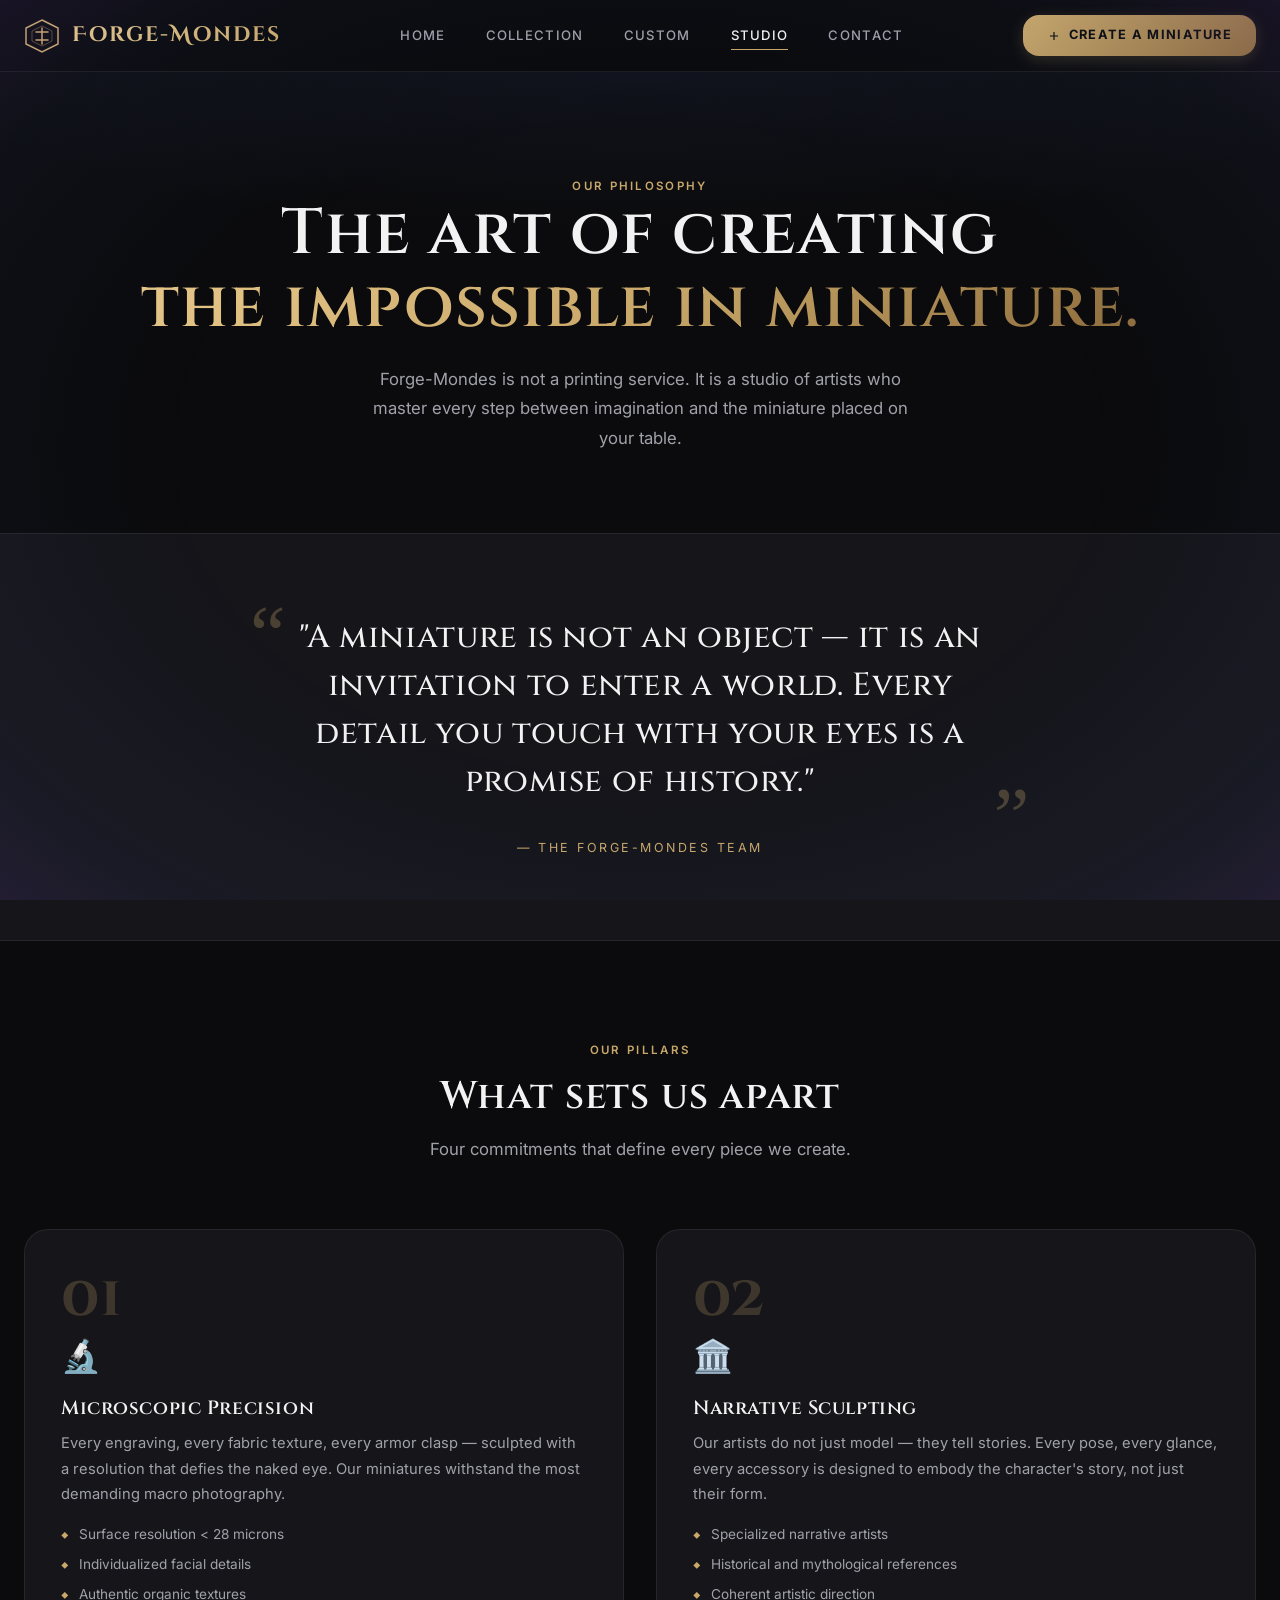
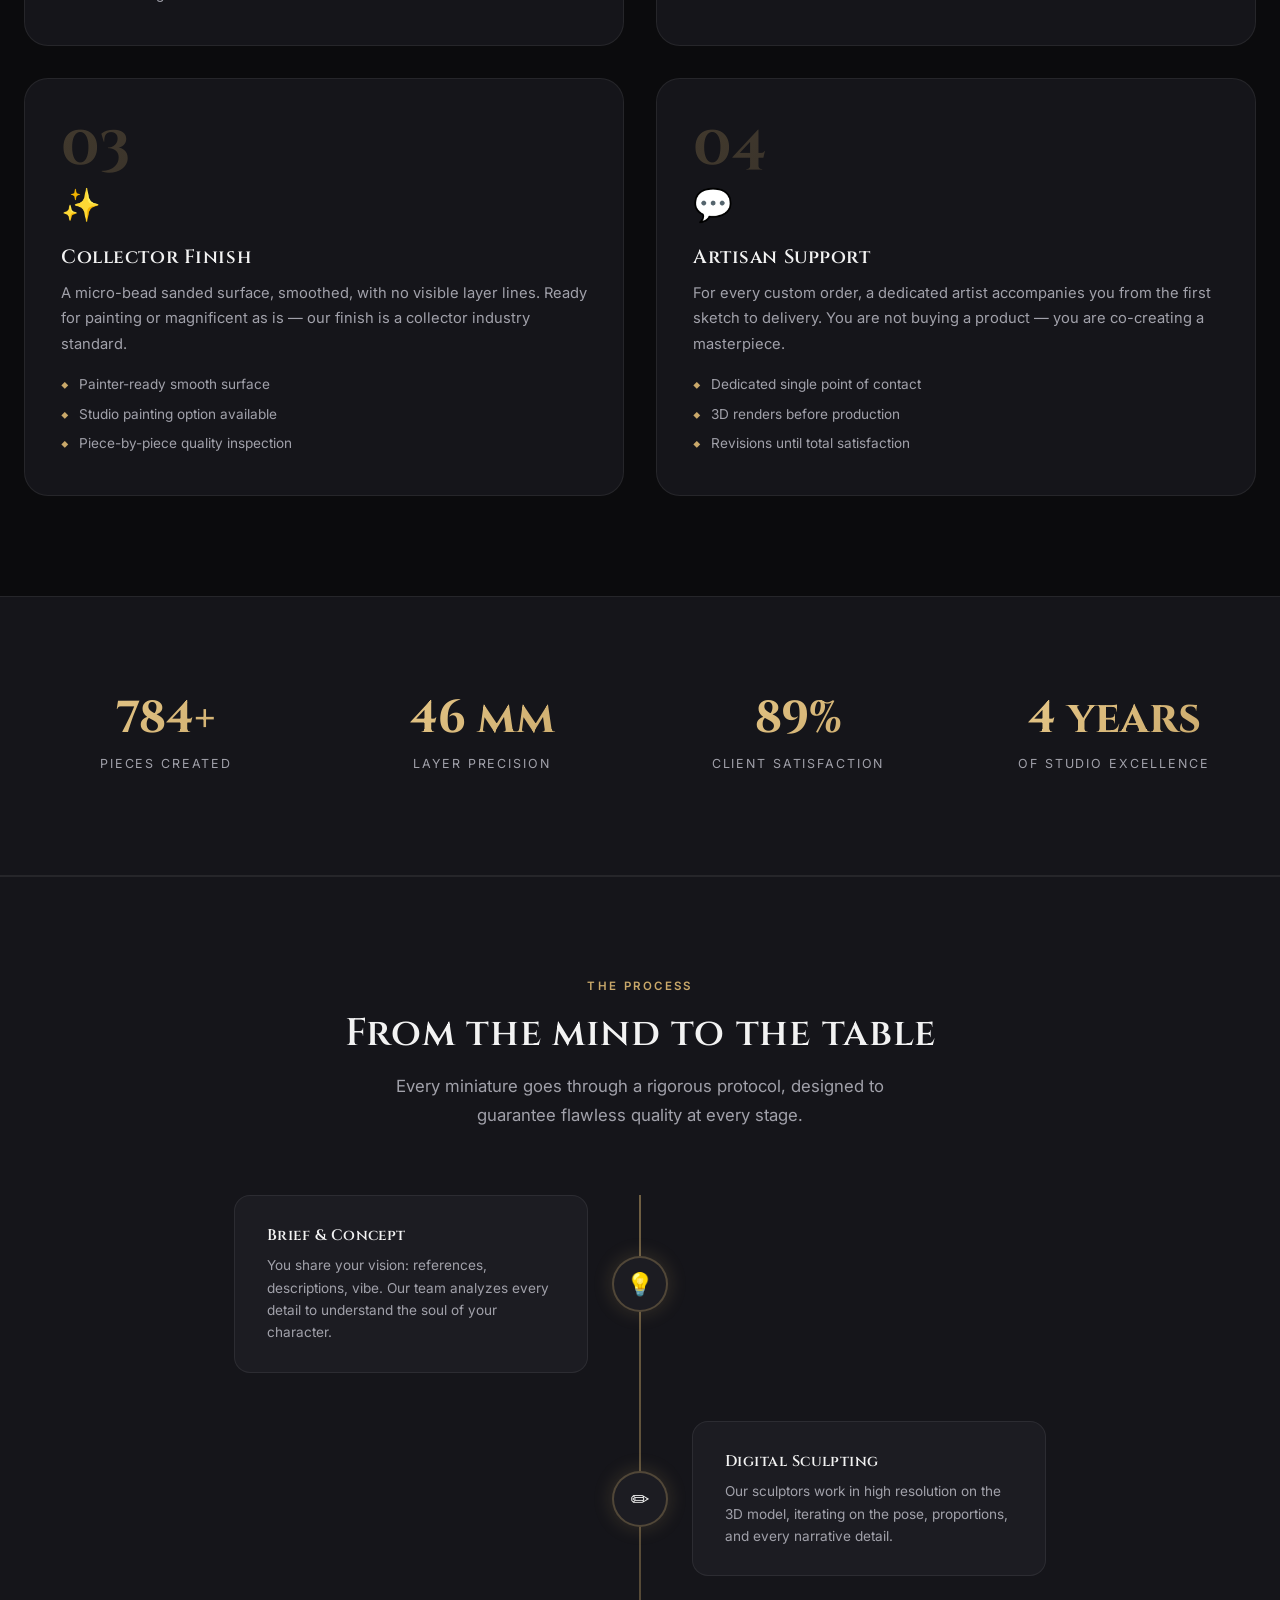
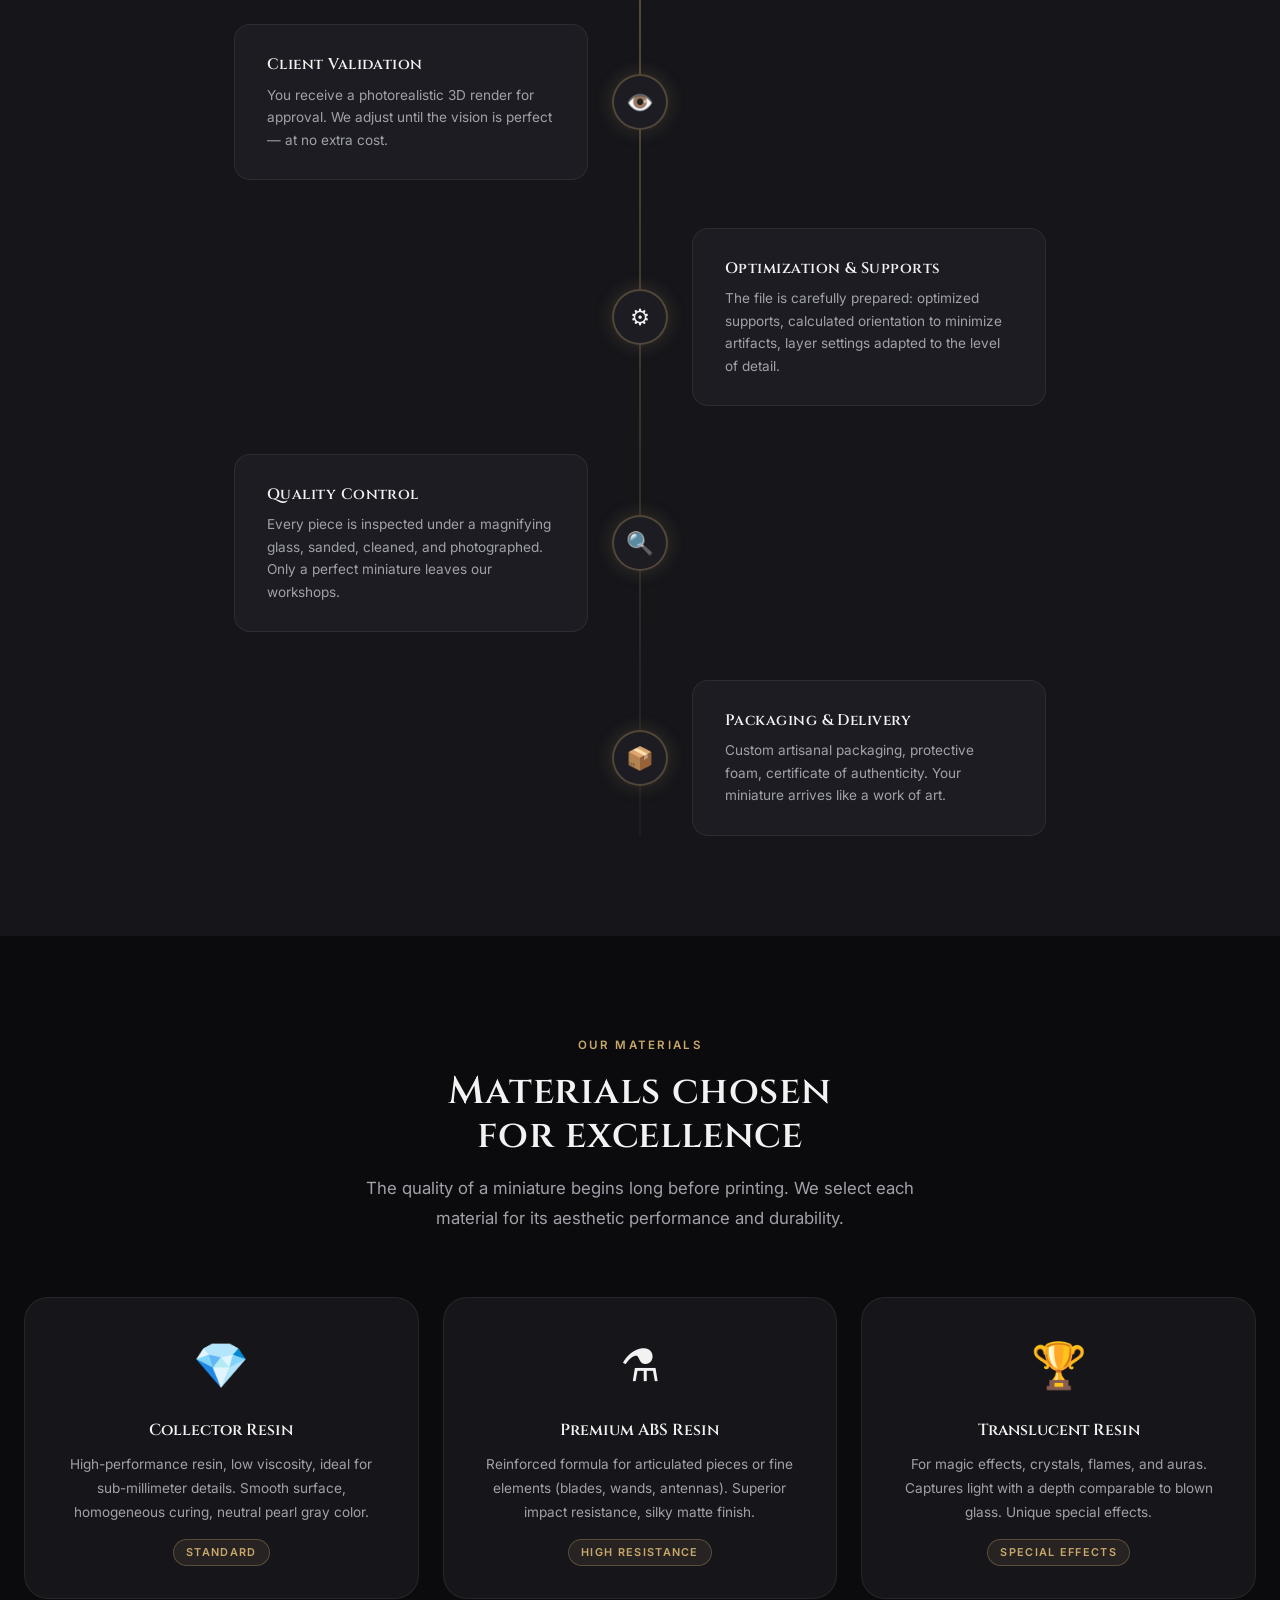
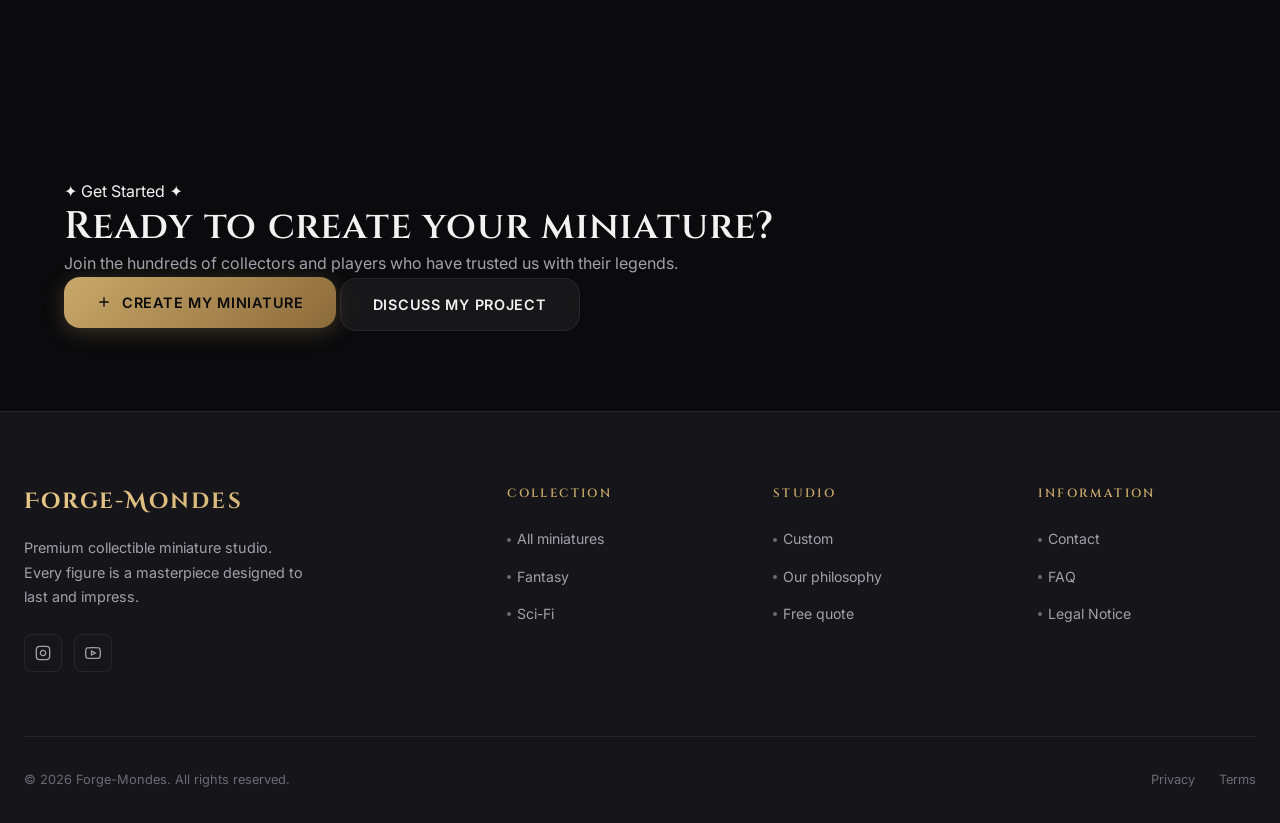
<file: Print_Web/studio.html>
<!DOCTYPE html>
<html lang="en">
<head>
  <meta charset="UTF-8" />
  <meta name="viewport" content="width=device-width, initial-scale=1.0" />
  <title>Studio — Forge-Mondes Quality & Process</title>
  <meta name="description" content="Discover the Forge-Mondes philosophy: microscopic precision, luxury materials, artisanal process, and studio quality control. Excellence in miniature." />
  <link rel="preconnect" href="https://fonts.googleapis.com" />
  <link rel="preconnect" href="https://fonts.gstatic.com" crossorigin />
  <link rel="stylesheet" href="css/base.css" />
  <link rel="stylesheet" href="css/navbar.css" />
  <link rel="stylesheet" href="css/footer.css" />
  <link rel="stylesheet" href="css/pages/studio.css" />
</head>
<body>

<!-- NAVBAR -->
<nav class="navbar" role="navigation">
  <div class="navbar-inner">
    <a href="index.html" class="navbar-logo">
      <div class="navbar-logo-mark">
        <svg viewBox="0 0 36 36" fill="none"><polygon points="18,2 34,10 34,26 18,34 2,26 2,10" fill="none" stroke="#c9a86a" stroke-width="1.5"/><polygon points="18,8 28,13 28,23 18,28 8,23 8,13" fill="none" stroke="#c9a86a" stroke-width="0.8" opacity="0.5"/><path d="M18 10 L18 26 M12 14 L24 14 M12 22 L24 22" stroke="#c9a86a" stroke-width="1.5" stroke-linecap="round"/></svg>
      </div>
      <span class="navbar-logo-text">Forge-Mondes</span>
    </a>
    <ul class="navbar-links">
      <li><a href="index.html">Home</a></li>
      <li><a href="collection.html">Collection</a></li>
      <li><a href="custom.html">Custom</a></li>
      <li><a href="studio.html" class="active">Studio</a></li>
      <li><a href="contact.html">Contact</a></li>
    </ul>
    <a href="custom.html" class="navbar-cta">
      <svg viewBox="0 0 24 24" fill="none" stroke="currentColor" stroke-width="2"><path d="M12 5v14M5 12h14"/></svg>
      Create a miniature
    </a>
    <button class="navbar-burger" id="burger-btn" aria-label="Mobile menu"><span></span><span></span><span></span></button>
  </div>
</nav>
<div class="navbar-mobile" id="mobile-nav">
  <a href="index.html">Home</a>
  <a href="collection.html">Collection</a>
  <a href="custom.html">Custom</a>
  <a href="studio.html" class="active">Studio</a>
  <a href="contact.html">Contact</a>
  <a href="custom.html">✦ Create a miniature</a>
</div>

<main class="studio-page">

  <!-- HERO -->
  <section class="studio-hero">
    <div class="container">
      <div class="reveal">
        <span class="label">Our Philosophy</span>
        <h1>The art of creating<br/><span class="gradient-text">the impossible in miniature.</span></h1>
        <p style="max-width:560px; margin:20px auto 0; font-size:1.05rem;">
          Forge-Mondes is not a printing service. It is a studio of artists who master every step between imagination and the miniature placed on your table.
        </p>
      </div>
    </div>
  </section>

  <!-- MANIFESTO -->
  <section class="manifesto">
    <div class="container">
      <div class="manifesto-inner reveal">
        <blockquote class="manifesto-quote">
          "A miniature is not an object — it is an invitation to enter a world. Every detail you touch with your eyes is a promise of history."
        </blockquote>
        <span class="manifesto-author">— The Forge-Mondes Team</span>
      </div>
    </div>
  </section>

  <!-- QUALITY PILLARS -->
  <section class="quality-pillars">
    <div class="container">
      <div class="section-header reveal">
        <span class="label">Our Pillars</span>
        <h2>What sets us apart</h2>
        <p>Four commitments that define every piece we create.</p>
      </div>

      <div class="pillars-grid">
        <article class="pillar-card reveal reveal-delay-1">
          <span class="pillar-number">01</span>
          <span class="pillar-icon">🔬</span>
          <h3>Microscopic Precision</h3>
          <p>Every engraving, every fabric texture, every armor clasp — sculpted with a resolution that defies the naked eye. Our miniatures withstand the most demanding macro photography.</p>
          <ul>
            <li>Surface resolution &lt; 28 microns</li>
            <li>Individualized facial details</li>
            <li>Authentic organic textures</li>
          </ul>
        </article>

        <article class="pillar-card reveal reveal-delay-2">
          <span class="pillar-number">02</span>
          <span class="pillar-icon">🏛️</span>
          <h3>Narrative Sculpting</h3>
          <p>Our artists do not just model — they tell stories. Every pose, every glance, every accessory is designed to embody the character's story, not just their form.</p>
          <ul>
            <li>Specialized narrative artists</li>
            <li>Historical and mythological references</li>
            <li>Coherent artistic direction</li>
          </ul>
        </article>

        <article class="pillar-card reveal reveal-delay-3">
          <span class="pillar-number">03</span>
          <span class="pillar-icon">✨</span>
          <h3>Collector Finish</h3>
          <p>A micro-bead sanded surface, smoothed, with no visible layer lines. Ready for painting or magnificent as is — our finish is a collector industry standard.</p>
          <ul>
            <li>Painter-ready smooth surface</li>
            <li>Studio painting option available</li>
            <li>Piece-by-piece quality inspection</li>
          </ul>
        </article>

        <article class="pillar-card reveal reveal-delay-4">
          <span class="pillar-number">04</span>
          <span class="pillar-icon">💬</span>
          <h3>Artisan Support</h3>
          <p>For every custom order, a dedicated artist accompanies you from the first sketch to delivery. You are not buying a product — you are co-creating a masterpiece.</p>
          <ul>
            <li>Dedicated single point of contact</li>
            <li>3D renders before production</li>
            <li>Revisions until total satisfaction</li>
          </ul>
        </article>
      </div>
    </div>
  </section>

  <!-- STATS -->
  <section class="studio-stats">
    <div class="container">
      <div class="studio-stats-grid">
        <div class="studio-stat reveal">
          <span class="studio-stat-num" data-counter="850" data-suffix="+">850+</span>
          <span class="studio-stat-label">Pieces created</span>
        </div>
        <div class="studio-stat reveal reveal-delay-1">
          <span class="studio-stat-num" data-counter="50" data-suffix=" mm">50 mm</span>
          <span class="studio-stat-label">Layer precision</span>
        </div>
        <div class="studio-stat reveal reveal-delay-2">
          <span class="studio-stat-num" data-counter="97" data-suffix="%">97%</span>
          <span class="studio-stat-label">Client satisfaction</span>
        </div>
        <div class="studio-stat reveal reveal-delay-3">
          <span class="studio-stat-num" data-counter="5" data-suffix=" years">5 years</span>
          <span class="studio-stat-label">Of studio excellence</span>
        </div>
      </div>
    </div>
  </section>

  <!-- PROCESS TIMELINE -->
  <section class="process-timeline">
    <div class="container">
      <div class="section-header reveal">
        <span class="label">The Process</span>
        <h2>From the mind to the table</h2>
        <p>Every miniature goes through a rigorous protocol, designed to guarantee flawless quality at every stage.</p>
      </div>

      <div class="timeline">
        <div class="timeline-item">
          <div class="timeline-content reveal-left">
            <h4>Brief & Concept</h4>
            <p>You share your vision: references, descriptions, vibe. Our team analyzes every detail to understand the soul of your character.</p>
          </div>
          <div class="timeline-dot">💡</div>
          <div></div>
        </div>

        <div class="timeline-item">
          <div></div>
          <div class="timeline-dot">✏️</div>
          <div class="timeline-content reveal-right">
            <h4>Digital Sculpting</h4>
            <p>Our sculptors work in high resolution on the 3D model, iterating on the pose, proportions, and every narrative detail.</p>
          </div>
        </div>

        <div class="timeline-item">
          <div class="timeline-content reveal-left">
            <h4>Client Validation</h4>
            <p>You receive a photorealistic 3D render for approval. We adjust until the vision is perfect — at no extra cost.</p>
          </div>
          <div class="timeline-dot">👁️</div>
          <div></div>
        </div>

        <div class="timeline-item">
          <div></div>
          <div class="timeline-dot">⚙️</div>
          <div class="timeline-content reveal-right">
            <h4>Optimization & Supports</h4>
            <p>The file is carefully prepared: optimized supports, calculated orientation to minimize artifacts, layer settings adapted to the level of detail.</p>
          </div>
        </div>

        <div class="timeline-item">
          <div class="timeline-content reveal-left">
            <h4>Quality Control</h4>
            <p>Every piece is inspected under a magnifying glass, sanded, cleaned, and photographed. Only a perfect miniature leaves our workshops.</p>
          </div>
          <div class="timeline-dot">🔍</div>
          <div></div>
        </div>

        <div class="timeline-item">
          <div></div>
          <div class="timeline-dot">📦</div>
          <div class="timeline-content reveal-right">
            <h4>Packaging & Delivery</h4>
            <p>Custom artisanal packaging, protective foam, certificate of authenticity. Your miniature arrives like a work of art.</p>
          </div>
        </div>
      </div>
    </div>
  </section>

  <!-- MATERIALS -->
  <section class="materials-section">
    <div class="container">
      <div class="section-header reveal">
        <span class="label">Our Materials</span>
        <h2>Materials chosen<br/>for excellence</h2>
        <p>The quality of a miniature begins long before printing. We select each material for its aesthetic performance and durability.</p>
      </div>

      <div class="materials-grid">
        <div class="material-card reveal reveal-delay-1">
          <span class="material-icon">💎</span>
          <h4>Collector Resin</h4>
          <p>High-performance resin, low viscosity, ideal for sub-millimeter details. Smooth surface, homogeneous curing, neutral pearl gray color.</p>
          <span class="material-tag">Standard</span>
        </div>

        <div class="material-card reveal reveal-delay-2">
          <span class="material-icon">⚗️</span>
          <h4>Premium ABS Resin</h4>
          <p>Reinforced formula for articulated pieces or fine elements (blades, wands, antennas). Superior impact resistance, silky matte finish.</p>
          <span class="material-tag">High Resistance</span>
        </div>

        <div class="material-card reveal reveal-delay-3">
          <span class="material-icon">🏆</span>
          <h4>Translucent Resin</h4>
          <p>For magic effects, crystals, flames, and auras. Captures light with a depth comparable to blown glass. Unique special effects.</p>
          <span class="material-tag">Special Effects</span>
        </div>
      </div>
    </div>
  </section>

  <!-- CTA -->
  <section class="cta-final" style="padding:80px 40px;">
    <div class="container">
      <div class="cta-final-ornament">✦ Get Started ✦</div>
      <h2 class="reveal">Ready to create your miniature?</h2>
      <p class="reveal reveal-delay-1">Join the hundreds of collectors and players who have trusted us with their legends.</p>
      <div class="cta-final-btns reveal reveal-delay-2">
        <a href="custom.html" class="btn btn-primary">
          <svg width="16" height="16" viewBox="0 0 24 24" fill="none" stroke="currentColor" stroke-width="2"><path d="M12 5v14M5 12h14"/></svg>
          Create my miniature
        </a>
        <a href="contact.html" class="btn btn-ghost">Discuss my project</a>
      </div>
    </div>
  </section>

</main>

<!-- FOOTER -->
<footer class="footer">
  <div class="container">
    <div class="footer-grid">
      <div class="footer-brand">
        <span class="footer-logo">Forge-Mondes</span>
        <p>Premium collectible miniature studio. Every figure is a masterpiece designed to last and impress.</p>
        <div class="footer-socials">
          <a href="#" class="footer-social-link" aria-label="Instagram"><svg viewBox="0 0 24 24" fill="none" stroke="currentColor" stroke-width="2"><rect x="2" y="2" width="20" height="20" rx="5"/><path d="M16 11.37A4 4 0 1 1 12.63 8 4 4 0 0 1 16 11.37z"/><line x1="17.5" y1="6.5" x2="17.51" y2="6.5"/></svg></a>
          <a href="#" class="footer-social-link" aria-label="YouTube"><svg viewBox="0 0 24 24" fill="none" stroke="currentColor" stroke-width="2"><path d="M22.54 6.42a2.78 2.78 0 0 0-1.95-1.96C18.88 4 12 4 12 4s-6.88 0-8.59.46a2.78 2.78 0 0 0-1.95 1.96A29 29 0 0 0 1 12a29 29 0 0 0 .46 5.58A2.78 2.78 0 0 0 3.41 19.6C5.12 20 12 20 12 20s6.88 0 8.59-.46a2.78 2.78 0 0 0 1.95-1.95A29 29 0 0 0 23 12a29 29 0 0 0-.46-5.58z"/><polygon points="9.75 15.02 15.5 12 9.75 8.98 9.75 15.02"/></svg></a>
        </div>
      </div>
      <div class="footer-col">
        <h4>Collection</h4>
        <ul>
          <li><a href="collection.html">All miniatures</a></li>
          <li><a href="collection.html">Fantasy</a></li>
          <li><a href="collection.html">Sci-Fi</a></li>
        </ul>
      </div>
      <div class="footer-col">
        <h4>Studio</h4>
        <ul>
          <li><a href="custom.html">Custom</a></li>
          <li><a href="studio.html">Our philosophy</a></li>
          <li><a href="contact.html">Free quote</a></li>
        </ul>
      </div>
      <div class="footer-col">
        <h4>Information</h4>
        <ul>
          <li><a href="contact.html">Contact</a></li>
          <li><a href="#">FAQ</a></li>
          <li><a href="#">Legal Notice</a></li>
        </ul>
      </div>
    </div>
    <div class="footer-bottom">
      <p>© 2026 Forge-Mondes. All rights reserved.</p>
      <div class="footer-bottom-links">
        <a href="#">Privacy</a>
        <a href="#">Terms</a>
      </div>
    </div>
  </div>
</footer>

<script src="js/main.js"></script>
</body>
</html>
</file>
<file: docs/css/base.css>
/* ============================================================
   FORGEBORN — BASE CSS
   Design System: Variables, Reset, Typography, Utilities
   ============================================================ */

@import url('https://fonts.googleapis.com/css2?family=Cinzel:wght@400;500;600;700;900&family=Cinzel+Decorative:wght@400;700&family=Inter:wght@300;400;500;600;700&display=swap');

/* ── Variables ──────────────────────────────────────────── */
:root {
  --bg:         #0b0b0d;
  --surface:    #15151a;
  --surface-2:  #1c1c22;
  --surface-3:  #22222a;

  --text:       #f2f2f2;
  --muted:      #a1a1aa;
  --muted-2:    #6b6b76;

  --accent-gold:       #c9a86a;
  --accent-gold-light: #e8c98a;
  --accent-gold-dark:  #8c6b3b;
  --accent-blue:       #5e7ce2;
  --accent-blue-dark:  #3a5ac9;

  --border:     rgba(255,255,255,0.07);
  --border-gold: rgba(201,168,106,0.3);

  --radius-sm:  8px;
  --radius-md:  16px;
  --radius-lg:  24px;
  --radius-xl:  32px;

  --shadow-sm:  0 2px 12px rgba(0,0,0,0.4);
  --shadow-md:  0 8px 32px rgba(0,0,0,0.5);
  --shadow-lg:  0 20px 60px rgba(0,0,0,0.7);
  --shadow-gold: 0 0 30px rgba(201,168,106,0.15);

  --transition-fast: 200ms ease-out;
  --transition-mid:  300ms ease-out;
  --transition-slow: 500ms ease-out;

  --font-display: 'Cinzel', 'Georgia', serif;
  --font-display-deco: 'Cinzel Decorative', 'Georgia', serif;
  --font-body:    'Inter', system-ui, sans-serif;

  --navbar-height: 72px;
}

/* ── Reset ──────────────────────────────────────────────── */
*, *::before, *::after {
  box-sizing: border-box;
  margin: 0;
  padding: 0;
}

html {
  scroll-behavior: smooth;
  font-size: 16px;
  -webkit-font-smoothing: antialiased;
  -moz-osx-font-smoothing: grayscale;
}

body {
  background-color: var(--bg);
  color: var(--text);
  font-family: var(--font-body);
  line-height: 1.6;
  overflow-x: hidden;
}

/* ── Edge Mist Effect ───────────────────────────────────── */
body::before {
  content: '';
  position: fixed;
  inset: 0;
  pointer-events: none;
  background: radial-gradient(ellipse at center, transparent 50%, rgba(94, 124, 226, 0.05) 85%, rgba(138, 94, 226, 0.12) 100%);
  z-index: 9999;
}

img {
  max-width: 100%;
  display: block;
}

a {
  color: inherit;
  text-decoration: none;
}

ul, ol {
  list-style: none;
}

button {
  cursor: pointer;
  border: none;
  background: none;
  font-family: inherit;
}

input, textarea, select {
  font-family: inherit;
  font-size: inherit;
}

/* ── Typography ─────────────────────────────────────────── */
h1, h2, h3 {
  font-family: var(--font-display);
  font-weight: 600;
  line-height: 1.15;
  letter-spacing: 0.02em;
}

h1 { font-size: clamp(2.4rem, 5vw, 4.5rem); }
h2 { font-size: clamp(1.8rem, 3vw, 3rem); }
h3 { font-size: clamp(1.2rem, 2vw, 1.6rem); }
h4 { font-size: 1.1rem; font-family: var(--font-body); font-weight: 600; }

p {
  font-size: 1rem;
  color: var(--muted);
  line-height: 1.75;
}

.text-gold { color: var(--accent-gold); }
.text-muted { color: var(--muted); }
.text-center { text-align: center; }

.label {
  font-size: 0.72rem;
  font-weight: 600;
  letter-spacing: 0.2em;
  text-transform: uppercase;
  color: var(--accent-gold);
}

/* ── Layout ─────────────────────────────────────────────── */
.container {
  max-width: 1280px;
  margin: 0 auto;
  padding: 0 24px;
}

.section {
  padding: 100px 0;
}

.section-sm {
  padding: 60px 0;
}

.section-header {
  text-align: center;
  margin-bottom: 64px;
}

.section-header .label {
  display: block;
  margin-bottom: 16px;
}

.section-header h2 {
  margin-bottom: 16px;
}

.section-header p {
  max-width: 560px;
  margin: 0 auto;
  font-size: 1.05rem;
}

/* ── Buttons ─────────────────────────────────────────────── */
.btn {
  display: inline-flex;
  align-items: center;
  gap: 10px;
  padding: 14px 32px;
  border-radius: var(--radius-md);
  font-size: 0.9rem;
  font-weight: 600;
  letter-spacing: 0.05em;
  text-transform: uppercase;
  transition: all var(--transition-mid);
  position: relative;
  overflow: hidden;
  cursor: pointer;
}

.btn::before {
  content: '';
  position: absolute;
  inset: 0;
  opacity: 0;
  transition: opacity var(--transition-fast);
}

.btn:hover::before {
  opacity: 1;
}

.btn > * {
  position: relative;
  z-index: 1;
}

.btn::before {
  content: '';
  position: absolute;
  inset: 0;
  opacity: 0;
  transition: opacity var(--transition-fast);
  z-index: 0;
}

.btn-primary {
  background: linear-gradient(135deg, var(--accent-gold), var(--accent-gold-dark));
  color: #0b0b0d;
  box-shadow: 0 4px 20px rgba(201,168,106,0.25);
}

.btn-primary::before {
  background: linear-gradient(135deg, var(--accent-gold-light), var(--accent-gold));
}

.btn-primary:hover {
  transform: translateY(-3px);
  box-shadow: 0 8px 30px rgba(201,168,106,0.4);
}

.btn-secondary {
  background: transparent;
  color: var(--text);
  border: 1px solid var(--border-gold);
}

.btn-secondary:hover {
  background: rgba(201,168,106,0.08);
  border-color: var(--accent-gold);
  transform: translateY(-3px);
  color: var(--accent-gold);
}

.btn-ghost {
  background: rgba(255,255,255,0.05);
  color: var(--text);
  border: 1px solid var(--border);
  backdrop-filter: blur(8px);
}

.btn-ghost:hover {
  background: rgba(255,255,255,0.1);
  transform: translateY(-2px);
}

/* ── Cards ──────────────────────────────────────────────── */
.card {
  background: var(--surface);
  border: 1px solid var(--border);
  border-radius: var(--radius-lg);
  transition: all var(--transition-mid);
  overflow: hidden;
}

.card:hover {
  transform: translateY(-6px);
  border-color: var(--border-gold);
  box-shadow: var(--shadow-gold);
}

/* ── Divider ─────────────────────────────────────────────── */
.divider {
  height: 1px;
  background: linear-gradient(to right, transparent, var(--border-gold), transparent);
  margin: 0;
  border: none;
}

/* ── Reveal Animations (Intersection Observer) ──────────── */
.reveal {
  opacity: 0;
  transform: translateY(30px);
  transition: opacity 0.7s ease-out, transform 0.7s ease-out;
}

.reveal.visible {
  opacity: 1;
  transform: translateY(0);
}

.reveal-left {
  opacity: 0;
  transform: translateX(-40px);
  transition: opacity 0.7s ease-out, transform 0.7s ease-out;
}

.reveal-left.visible {
  opacity: 1;
  transform: translateX(0);
}

.reveal-right {
  opacity: 0;
  transform: translateX(40px);
  transition: opacity 0.7s ease-out, transform 0.7s ease-out;
}

.reveal-right.visible {
  opacity: 1;
  transform: translateX(0);
}

.reveal-delay-1 { transition-delay: 0.1s; }
.reveal-delay-2 { transition-delay: 0.2s; }
.reveal-delay-3 { transition-delay: 0.3s; }
.reveal-delay-4 { transition-delay: 0.4s; }

/* ── Gold Gradient Text ─────────────────────────────────── */
.gradient-text {
  background: linear-gradient(135deg, var(--accent-gold-light), var(--accent-gold), var(--accent-gold-dark));
  -webkit-background-clip: text;
  -webkit-text-fill-color: transparent;
  background-clip: text;
}

/* ── Scrollbar ──────────────────────────────────────────── */
::-webkit-scrollbar {
  width: 6px;
}

::-webkit-scrollbar-track {
  background: var(--bg);
}

::-webkit-scrollbar-thumb {
  background: var(--surface-3);
  border-radius: 3px;
}

::-webkit-scrollbar-thumb:hover {
  background: var(--accent-gold-dark);
}

/* ── Language Switcher ──────────────────────────────────── */
.lang-switcher {
  display: flex;
  align-items: center;
  gap: 12px;
  margin-left: 16px;
  padding-left: 16px;
  border-left: 1px solid var(--border);
}

.lang-flag {
  width: 22px;
  height: 16px;
  cursor: pointer;
  opacity: 0.5;
  transition: all var(--transition-fast);
  filter: grayscale(100%);
  border-radius: 2px;
  overflow: hidden;
  display: flex;
}

.lang-flag svg {
  width: 100%;
  height: 100%;
  object-fit: cover;
}

.lang-flag:hover {
  opacity: 1;
  filter: grayscale(0%);
  transform: scale(1.15);
}

.lang-flag.active {
  opacity: 1;
  filter: grayscale(0%);
  box-shadow: 0 0 10px rgba(201,168,106,0.3);
  outline: 1px solid var(--accent-gold);
}

/* ── Selection ──────────────────────────────────────────── */
::selection {
  background: rgba(201,168,106,0.2);
  color: var(--accent-gold-light);
}
</file>
<file: docs/css/navbar.css>
/* ============================================================
   FORGEBORN — NAVBAR CSS
   ============================================================ */

.navbar {
  position: fixed;
  top: 0;
  left: 0;
  width: 100%;
  z-index: 1000;
  backdrop-filter: blur(16px);
  -webkit-backdrop-filter: blur(16px);
  background: rgba(11, 11, 13, 0.7);
  border-bottom: 1px solid var(--border);
  transition: all var(--transition-mid);
  height: var(--navbar-height);
  display: flex;
  align-items: center;
}

.navbar.scrolled {
  height: 60px;
  background: rgba(11, 11, 13, 0.92);
  border-bottom-color: var(--border-gold);
  box-shadow: 0 4px 30px rgba(0,0,0,0.5);
}

.navbar-inner {
  display: flex;
  align-items: center;
  justify-content: space-between;
  width: 100%;
  max-width: 1280px;
  margin: 0 auto;
  padding: 0 24px;
}

/* Logo */
.navbar-logo {
  display: flex;
  align-items: center;
  gap: 12px;
  text-decoration: none;
  flex-shrink: 0;
}

.navbar-logo-mark {
  width: 36px;
  height: 36px;
  position: relative;
}

.navbar-logo-mark svg {
  width: 100%;
  height: 100%;
}

.navbar-logo-text {
  font-family: var(--font-display-deco);
  font-size: 1.3rem;
  font-weight: 700;
  letter-spacing: 0.1em;
  background: linear-gradient(135deg, var(--accent-gold-light), var(--accent-gold));
  -webkit-background-clip: text;
  -webkit-text-fill-color: transparent;
  background-clip: text;
  transition: opacity var(--transition-fast);
}

.navbar-logo:hover .navbar-logo-text {
  opacity: 0.8;
}

/* Nav Links */
.navbar-links {
  display: flex;
  align-items: center;
  gap: 8px;
  list-style: none;
}

.navbar-links a {
  display: block;
  padding: 8px 16px;
  font-size: 0.82rem;
  font-weight: 500;
  letter-spacing: 0.1em;
  text-transform: uppercase;
  color: var(--muted);
  text-decoration: none;
  border-radius: var(--radius-sm);
  transition: all var(--transition-fast);
  position: relative;
}

.navbar-links a::after {
  content: '';
  position: absolute;
  bottom: 4px;
  left: 16px;
  right: 16px;
  height: 1px;
  background: var(--accent-gold);
  transform: scaleX(0);
  transform-origin: left;
  transition: transform var(--transition-mid);
}

.navbar-links a:hover {
  color: var(--text);
}

.navbar-links a:hover::after,
.navbar-links a.active::after {
  transform: scaleX(1);
}

.navbar-links a.active {
  color: var(--text);
}

/* CTA Button */
.navbar-cta {
  display: inline-flex;
  align-items: center;
  gap: 8px;
  padding: 10px 24px;
  background: linear-gradient(135deg, var(--accent-gold), var(--accent-gold-dark));
  color: #0b0b0d;
  font-size: 0.8rem;
  font-weight: 700;
  letter-spacing: 0.1em;
  text-transform: uppercase;
  border-radius: var(--radius-md);
  transition: all var(--transition-mid);
  text-decoration: none;
  flex-shrink: 0;
  box-shadow: 0 4px 16px rgba(201,168,106,0.2);
}

.navbar-cta:hover {
  transform: translateY(-2px);
  box-shadow: 0 6px 24px rgba(201,168,106,0.4);
  background: linear-gradient(135deg, var(--accent-gold-light), var(--accent-gold));
}

.navbar-cta svg {
  width: 14px;
  height: 14px;
}

/* Burger */
.navbar-burger {
  display: none;
  flex-direction: column;
  gap: 5px;
  padding: 8px;
  cursor: pointer;
  background: none;
  border: none;
}

.navbar-burger span {
  display: block;
  width: 24px;
  height: 2px;
  background: var(--text);
  border-radius: 2px;
  transition: all var(--transition-mid);
}

.navbar-burger.open span:nth-child(1) {
  transform: rotate(45deg) translate(5px, 5px);
}

.navbar-burger.open span:nth-child(2) {
  opacity: 0;
  transform: translateX(-8px);
}

.navbar-burger.open span:nth-child(3) {
  transform: rotate(-45deg) translate(5px, -5px);
}

/* Mobile Nav */
.navbar-mobile {
  display: none;
  position: fixed;
  top: var(--navbar-height);
  left: 0;
  right: 0;
  background: rgba(11, 11, 13, 0.97);
  backdrop-filter: blur(20px);
  -webkit-backdrop-filter: blur(20px);
  border-bottom: 1px solid var(--border-gold);
  padding: 24px;
  flex-direction: column;
  gap: 4px;
  transform: translateY(-10px);
  opacity: 0;
  transition: all var(--transition-mid);
  pointer-events: none;
  z-index: 999;
}

.navbar-mobile.open {
  display: flex;
  transform: translateY(0);
  opacity: 1;
  pointer-events: auto;
}

.navbar-mobile a {
  display: block;
  padding: 14px 16px;
  font-size: 0.9rem;
  font-weight: 500;
  letter-spacing: 0.08em;
  text-transform: uppercase;
  color: var(--muted);
  text-decoration: none;
  border-radius: var(--radius-sm);
  border-bottom: 1px solid var(--border);
  transition: all var(--transition-fast);
}

.navbar-mobile a:hover,
.navbar-mobile a.active {
  color: var(--accent-gold);
  padding-left: 24px;
}

.navbar-mobile a:last-child {
  border-bottom: none;
  margin-top: 8px;
  color: #0b0b0d;
  background: linear-gradient(135deg, var(--accent-gold), var(--accent-gold-dark));
  text-align: center;
  font-weight: 700;
}

.navbar-mobile a:last-child:hover {
  color: #0b0b0d;
  padding-left: 16px;
  opacity: 0.85;
}

@media (max-width: 900px) {
  .navbar-links,
  .navbar-cta {
    display: none;
  }

  .navbar-burger {
    display: flex;
  }
}
</file>
<file: docs/css/footer.css>
/* ============================================================
   FORGEBORN — FOOTER CSS
   ============================================================ */

.footer {
  background: var(--surface);
  border-top: 1px solid var(--border);
  padding: 72px 0 32px;
  margin-top: 0;
}

.footer-grid {
  display: grid;
  grid-template-columns: 2fr 1fr 1fr 1fr;
  gap: 48px;
  margin-bottom: 64px;
}

/* Brand col */
.footer-brand .footer-logo {
  font-family: var(--font-display-deco);
  font-size: 1.4rem;
  font-weight: 700;
  letter-spacing: 0.1em;
  background: linear-gradient(135deg, var(--accent-gold-light), var(--accent-gold));
  -webkit-background-clip: text;
  -webkit-text-fill-color: transparent;
  background-clip: text;
  display: block;
  margin-bottom: 16px;
}

.footer-brand p {
  font-size: 0.9rem;
  color: var(--muted);
  line-height: 1.7;
  max-width: 280px;
  margin-bottom: 24px;
}

.footer-socials {
  display: flex;
  gap: 12px;
}

.footer-social-link {
  display: flex;
  align-items: center;
  justify-content: center;
  width: 38px;
  height: 38px;
  border-radius: var(--radius-sm);
  border: 1px solid var(--border);
  color: var(--muted);
  transition: all var(--transition-fast);
  text-decoration: none;
}

.footer-social-link:hover {
  border-color: var(--accent-gold);
  color: var(--accent-gold);
  background: rgba(201,168,106,0.08);
  transform: translateY(-2px);
}

.footer-social-link svg {
  width: 16px;
  height: 16px;
}

/* Cols */
.footer-col h4 {
  font-family: var(--font-display);
  font-size: 0.75rem;
  font-weight: 600;
  letter-spacing: 0.2em;
  text-transform: uppercase;
  color: var(--accent-gold);
  margin-bottom: 20px;
}

.footer-col ul {
  display: flex;
  flex-direction: column;
  gap: 10px;
}

.footer-col ul li a {
  font-size: 0.88rem;
  color: var(--muted);
  text-decoration: none;
  transition: color var(--transition-fast);
  display: inline-flex;
  align-items: center;
  gap: 6px;
}

.footer-col ul li a::before {
  content: '';
  display: inline-block;
  width: 4px;
  height: 4px;
  border-radius: 50%;
  background: var(--muted-2);
  flex-shrink: 0;
  transition: background var(--transition-fast);
}

.footer-col ul li a:hover {
  color: var(--text);
}

.footer-col ul li a:hover::before {
  background: var(--accent-gold);
}

/* Bottom */
.footer-bottom {
  display: flex;
  align-items: center;
  justify-content: space-between;
  padding-top: 32px;
  border-top: 1px solid var(--border);
}

.footer-bottom p {
  font-size: 0.8rem;
  color: var(--muted-2);
  margin: 0;
}

.footer-bottom-links {
  display: flex;
  gap: 24px;
}

.footer-bottom-links a {
  font-size: 0.8rem;
  color: var(--muted-2);
  text-decoration: none;
  transition: color var(--transition-fast);
}

.footer-bottom-links a:hover {
  color: var(--accent-gold);
}

/* Newsletter line */
.footer-newsletter {
  display: flex;
  gap: 8px;
  margin-top: 20px;
}

.footer-newsletter input {
  flex: 1;
  background: var(--surface-2);
  border: 1px solid var(--border);
  border-radius: var(--radius-sm);
  padding: 10px 16px;
  font-size: 0.85rem;
  color: var(--text);
  outline: none;
  transition: border-color var(--transition-fast);
}

.footer-newsletter input:focus {
  border-color: var(--accent-gold);
}

.footer-newsletter input::placeholder {
  color: var(--muted-2);
}

.footer-newsletter button {
  padding: 10px 18px;
  background: linear-gradient(135deg, var(--accent-gold), var(--accent-gold-dark));
  border: none;
  border-radius: var(--radius-sm);
  color: #0b0b0d;
  font-size: 0.8rem;
  font-weight: 700;
  letter-spacing: 0.05em;
  cursor: pointer;
  transition: all var(--transition-fast);
  white-space: nowrap;
}

.footer-newsletter button:hover {
  opacity: 0.85;
  transform: translateY(-1px);
}

/* Responsive */
@media (max-width: 900px) {
  .footer-grid {
    grid-template-columns: 1fr 1fr;
    gap: 32px;
  }

  .footer-brand {
    grid-column: 1 / -1;
  }
}

@media (max-width: 600px) {
  .footer-grid {
    grid-template-columns: 1fr;
  }

  .footer-bottom {
    flex-direction: column;
    gap: 16px;
    text-align: center;
  }
}
</file>
<file: docs/css/pages/home.css>
/* ============================================================
   FORGEBORN — HOME PAGE CSS
   ============================================================ */

/* ── HERO ───────────────────────────────────────────────── */
.hero {
  position: relative;
  height: 100vh;
  min-height: 700px;
  display: flex;
  align-items: center;
  justify-content: center;
  overflow: hidden;
}

.hero-bg {
  position: absolute;
  inset: 0;
  background-image: url('../assets/images/hero.png');
  background-size: cover;
  background-position: center 20%;
  will-change: transform;
  transition: transform 0.05s linear;
}

.hero-overlay {
  position: absolute;
  inset: 0;
  background: linear-gradient(
    to bottom,
    rgba(11,11,13,0.25) 0%,
    rgba(11,11,13,0.5) 40%,
    rgba(11,11,13,0.92) 80%,
    rgba(11,11,13,1) 100%
  );
}

.hero-overlay-sides {
  position: absolute;
  inset: 0;
  background: linear-gradient(
    to right,
    rgba(11,11,13,0.6) 0%,
    transparent 30%,
    transparent 70%,
    rgba(11,11,13,0.6) 100%
  );
}

.hero-content {
  position: relative;
  z-index: 2;
  text-align: center;
  max-width: 860px;
  padding: 0 24px;
}

.hero-eyebrow {
  display: inline-flex;
  align-items: center;
  gap: 10px;
  margin-bottom: 28px;
  opacity: 0;
  animation: heroFadeUp 0.8s ease-out 0.2s forwards;
}

.hero-eyebrow-line {
  width: 40px;
  height: 1px;
  background: var(--accent-gold);
}

.hero-eyebrow span {
  font-size: 0.72rem;
  font-weight: 600;
  letter-spacing: 0.25em;
  text-transform: uppercase;
  color: var(--accent-gold);
}

.hero h1 {
  font-family: var(--font-display);
  font-size: clamp(2.8rem, 6vw, 5.5rem);
  font-weight: 700;
  line-height: 1.08;
  letter-spacing: 0.02em;
  color: var(--text);
  margin-bottom: 24px;
  opacity: 0;
  animation: heroFadeUp 0.9s ease-out 0.4s forwards;
}

.hero h1 em {
  font-style: normal;
  background: linear-gradient(135deg, var(--accent-gold-light), var(--accent-gold));
  -webkit-background-clip: text;
  -webkit-text-fill-color: transparent;
  background-clip: text;
}

.hero-subtitle {
  font-size: clamp(1rem, 1.5vw, 1.2rem);
  color: var(--muted);
  max-width: 560px;
  margin: 0 auto 44px;
  line-height: 1.7;
  opacity: 0;
  animation: heroFadeUp 0.9s ease-out 0.6s forwards;
}

.hero-ctas {
  display: flex;
  align-items: center;
  justify-content: center;
  gap: 16px;
  flex-wrap: wrap;
  opacity: 0;
  animation: heroFadeUp 0.9s ease-out 0.8s forwards;
}

.hero-scroll-hint {
  position: absolute;
  bottom: 36px;
  left: 50%;
  transform: translateX(-50%);
  display: flex;
  flex-direction: column;
  align-items: center;
  gap: 8px;
  z-index: 2;
  opacity: 0;
  animation: heroFadeUp 1s ease-out 1.2s forwards;
}

.hero-scroll-hint span {
  font-size: 0.68rem;
  letter-spacing: 0.2em;
  text-transform: uppercase;
  color: var(--muted-2);
}

.scroll-mouse {
  width: 24px;
  height: 38px;
  border: 2px solid rgba(201,168,106,0.4);
  border-radius: 12px;
  display: flex;
  justify-content: center;
  padding-top: 6px;
}

.scroll-mouse-dot {
  width: 4px;
  height: 8px;
  background: var(--accent-gold);
  border-radius: 2px;
  animation: scrollDot 1.8s ease-in-out infinite;
}

/* Hero ambient particles */
.hero-particles {
  position: absolute;
  inset: 0;
  z-index: 1;
  pointer-events: none;
}

.hero-particle {
  position: absolute;
  width: 2px;
  height: 2px;
  background: var(--accent-gold);
  border-radius: 50%;
  animation: particleFloat var(--duration, 8s) ease-in-out var(--delay, 0s) infinite;
}

/* ── UNIVERS SECTION ─────────────────────────────────────── */
.univers-section {
  padding: 100px 0;
  background: var(--bg);
}

.univers-grid {
  display: grid;
  grid-template-columns: repeat(3, 1fr);
  gap: 24px;
}

.univers-card {
  position: relative;
  border-radius: var(--radius-lg);
  overflow: hidden;
  aspect-ratio: 3/4;
  cursor: pointer;
  group: true;
}

.univers-card-bg {
  position: absolute;
  inset: 0;
  background-size: cover;
  background-position: center;
  transition: transform 0.6s ease-out;
}

.univers-card:hover .univers-card-bg {
  transform: scale(1.06);
}

.univers-card-overlay {
  position: absolute;
  inset: 0;
  background: linear-gradient(
    to top,
    rgba(11,11,13,0.96) 0%,
    rgba(11,11,13,0.5) 50%,
    rgba(11,11,13,0.1) 100%
  );
  transition: background var(--transition-mid);
}

.univers-card:hover .univers-card-overlay {
  background: linear-gradient(
    to top,
    rgba(11,11,13,0.98) 0%,
    rgba(11,11,13,0.65) 55%,
    rgba(11,11,13,0.2) 100%
  );
}

.univers-card-border {
  position: absolute;
  inset: 0;
  border-radius: var(--radius-lg);
  border: 1px solid var(--border);
  transition: border-color var(--transition-mid);
  pointer-events: none;
}

.univers-card:hover .univers-card-border {
  border-color: var(--accent-gold);
  box-shadow: inset 0 0 30px rgba(201,168,106,0.05), 0 0 30px rgba(201,168,106,0.1);
}

.univers-card-content {
  position: absolute;
  bottom: 0;
  left: 0;
  right: 0;
  padding: 32px;
  z-index: 2;
}

.univers-card-icon {
  font-size: 2rem;
  margin-bottom: 12px;
  display: block;
  filter: drop-shadow(0 0 10px rgba(201,168,106,0.3));
}

.univers-card-label {
  font-size: 0.68rem;
  font-weight: 600;
  letter-spacing: 0.25em;
  text-transform: uppercase;
  color: var(--accent-gold);
  margin-bottom: 8px;
  display: block;
}

.univers-card h3 {
  font-family: var(--font-display);
  font-size: 1.6rem;
  color: var(--text);
  margin-bottom: 10px;
}

.univers-card p {
  font-size: 0.88rem;
  color: var(--muted);
  line-height: 1.6;
  margin-bottom: 20px;
  opacity: 0;
  transform: translateY(10px);
  transition: all var(--transition-mid);
}

.univers-card:hover p {
  opacity: 1;
  transform: translateY(0);
}

.univers-card-link {
  display: inline-flex;
  align-items: center;
  gap: 8px;
  font-size: 0.78rem;
  font-weight: 600;
  letter-spacing: 0.12em;
  text-transform: uppercase;
  color: var(--accent-gold);
  opacity: 0;
  transform: translateY(8px);
  transition: all var(--transition-mid);
}

.univers-card:hover .univers-card-link {
  opacity: 1;
  transform: translateY(0);
}

.univers-card-link svg {
  width: 14px;
  height: 14px;
  transition: transform var(--transition-fast);
}

.univers-card-link:hover svg {
  transform: translateX(4px);
}

/* ── COLLECTION PREVIEW ──────────────────────────────────── */
.collection-preview {
  padding: 100px 0;
  background: linear-gradient(to bottom, var(--bg), var(--surface) 50%, var(--bg));
}

.products-grid {
  display: grid;
  grid-template-columns: repeat(auto-fill, minmax(260px, 1fr));
  gap: 24px;
  margin-bottom: 48px;
}

.product-card {
  background: var(--surface);
  border: 1px solid var(--border);
  border-radius: var(--radius-lg);
  overflow: hidden;
  cursor: pointer;
  transition: all var(--transition-mid);
  position: relative;
}

.product-card:hover {
  transform: translateY(-6px);
  border-color: var(--border-gold);
  box-shadow: 0 20px 50px rgba(0,0,0,0.6), 0 0 30px rgba(201,168,106,0.1);
}

.product-card-image {
  position: relative;
  aspect-ratio: 3/4;
  overflow: hidden;
  background: var(--surface-2);
}

.product-card-image img {
  width: 100%;
  height: 100%;
  object-fit: cover;
  transition: transform 0.5s ease-out;
}

.product-card:hover .product-card-image img {
  transform: scale(1.05);
}

.product-card-image-fallback {
  width: 100%;
  height: 100%;
  display: flex;
  align-items: center;
  justify-content: center;
  font-size: 4rem;
}

.product-card-badge {
  position: absolute;
  top: 16px;
  left: 16px;
  background: rgba(11,11,13,0.75);
  backdrop-filter: blur(8px);
  border: 1px solid var(--border-gold);
  border-radius: var(--radius-sm);
  padding: 4px 10px;
  font-size: 0.68rem;
  font-weight: 600;
  letter-spacing: 0.15em;
  text-transform: uppercase;
  color: var(--accent-gold);
}

.product-card-wish {
  position: absolute;
  top: 16px;
  right: 16px;
  width: 36px;
  height: 36px;
  background: rgba(11,11,13,0.75);
  backdrop-filter: blur(8px);
  border: 1px solid var(--border);
  border-radius: 50%;
  display: flex;
  align-items: center;
  justify-content: center;
  cursor: pointer;
  transition: all var(--transition-fast);
  opacity: 0;
}

.product-card:hover .product-card-wish {
  opacity: 1;
}

.product-card-wish:hover {
  border-color: var(--accent-gold);
  color: var(--accent-gold);
}

.product-card-wish svg {
  width: 16px;
  height: 16px;
}

.product-card-info {
  padding: 20px;
}

.product-card-universe {
  font-size: 0.68rem;
  font-weight: 600;
  letter-spacing: 0.18em;
  text-transform: uppercase;
  color: var(--accent-gold);
  margin-bottom: 6px;
  display: block;
}

.product-card-name {
  font-family: var(--font-display);
  font-size: 1rem;
  font-weight: 600;
  color: var(--text);
  margin-bottom: 8px;
  letter-spacing: 0.03em;
}

.product-card-desc {
  font-size: 0.82rem;
  color: var(--muted);
  line-height: 1.6;
  margin-bottom: 16px;
}

.product-card-footer {
  display: flex;
  align-items: center;
  justify-content: space-between;
}

.product-card-price {
  font-family: var(--font-display);
  font-size: 1.2rem;
  color: var(--text);
  font-weight: 600;
}

.product-card-price span {
  font-size: 0.75rem;
  color: var(--muted);
  font-family: var(--font-body);
  font-weight: 400;
  letter-spacing: 0.05em;
}

.product-card-add {
  width: 36px;
  height: 36px;
  background: linear-gradient(135deg, var(--accent-gold), var(--accent-gold-dark));
  border: none;
  border-radius: var(--radius-sm);
  display: flex;
  align-items: center;
  justify-content: center;
  cursor: pointer;
  transition: all var(--transition-fast);
}

.product-card-add:hover {
  transform: scale(1.1);
  box-shadow: 0 4px 16px rgba(201,168,106,0.4);
}

.product-card-add svg {
  width: 16px;
  height: 16px;
  color: #0b0b0d;
}

.collection-preview-cta {
  text-align: center;
}

/* ── POURQUOI NOUS ───────────────────────────────────────── */
.why-us {
  padding: 100px 0;
  background: var(--bg);
}

.why-grid {
  display: grid;
  grid-template-columns: repeat(2, 1fr);
  gap: 24px;
  margin-top: 64px;
}

.why-card {
  background: var(--surface);
  border: 1px solid var(--border);
  border-left: 3px solid var(--accent-gold);
  border-radius: 0 var(--radius-md) var(--radius-md) 0;
  padding: 36px 32px;
  transition: all var(--transition-mid);
}

.why-card:hover {
  background: var(--surface-2);
  transform: translateX(6px);
  box-shadow: -4px 0 20px rgba(201,168,106,0.15), var(--shadow-md);
}

.why-card-icon {
  width: 52px;
  height: 52px;
  background: linear-gradient(135deg, rgba(201,168,106,0.15), rgba(201,168,106,0.05));
  border: 1px solid var(--border-gold);
  border-radius: var(--radius-md);
  display: flex;
  align-items: center;
  justify-content: center;
  margin-bottom: 20px;
  font-size: 1.5rem;
}

.why-card h4 {
  font-family: var(--font-display);
  font-size: 1.05rem;
  font-weight: 600;
  color: var(--text);
  margin-bottom: 10px;
  letter-spacing: 0.03em;
}

.why-card p {
  font-size: 0.9rem;
  color: var(--muted);
  line-height: 1.7;
  margin: 0;
}

/* ── STATS BAND ──────────────────────────────────────────── */
.stats-band {
  padding: 64px 0;
  background: var(--surface);
  border-top: 1px solid var(--border);
  border-bottom: 1px solid var(--border);
}

.stats-grid {
  display: grid;
  grid-template-columns: repeat(4, 1fr);
  gap: 24px;
  text-align: center;
}

.stat-item {
  padding: 24px;
}

.stat-number {
  font-family: var(--font-display);
  font-size: 3rem;
  font-weight: 700;
  background: linear-gradient(135deg, var(--accent-gold-light), var(--accent-gold));
  -webkit-background-clip: text;
  -webkit-text-fill-color: transparent;
  background-clip: text;
  line-height: 1;
  margin-bottom: 8px;
  display: block;
}

.stat-label {
  font-size: 0.78rem;
  font-weight: 500;
  letter-spacing: 0.15em;
  text-transform: uppercase;
  color: var(--muted);
}

/* ── CTA FINAL ───────────────────────────────────────────── */
.cta-final {
  position: relative;
  padding: 120px 40px;
  text-align: center;
  overflow: hidden;
  background: linear-gradient(135deg, #1a1208 0%, #0f0d08 40%, #0b0b0d 100%);
  border-top: 1px solid var(--border-gold);
  border-bottom: 1px solid var(--border-gold);
}

.cta-final::before {
  content: '';
  position: absolute;
  inset: 0;
  background:
    radial-gradient(ellipse 60% 50% at 50% 50%, rgba(201,168,106,0.08) 0%, transparent 70%);
  pointer-events: none;
}

.cta-final-ornament {
  font-family: var(--font-display-deco);
  font-size: 0.7rem;
  letter-spacing: 0.35em;
  text-transform: uppercase;
  color: var(--accent-gold);
  margin-bottom: 24px;
  display: flex;
  align-items: center;
  justify-content: center;
  gap: 16px;
}

.cta-final-ornament::before,
.cta-final-ornament::after {
  content: '';
  flex: 1;
  max-width: 80px;
  height: 1px;
  background: linear-gradient(to right, transparent, var(--accent-gold));
}

.cta-final-ornament::after {
  background: linear-gradient(to left, transparent, var(--accent-gold));
}

.cta-final h2 {
  font-family: var(--font-display);
  font-size: clamp(2rem, 4vw, 3.5rem);
  color: var(--text);
  margin-bottom: 20px;
  position: relative;
  z-index: 1;
}

.cta-final p {
  font-size: 1.05rem;
  color: var(--muted);
  max-width: 500px;
  margin: 0 auto 44px;
  position: relative;
  z-index: 1;
}

.cta-final-btns {
  display: flex;
  align-items: center;
  justify-content: center;
  gap: 16px;
  flex-wrap: wrap;
  position: relative;
  z-index: 1;
}

/* ── ANIMATIONS ──────────────────────────────────────────── */
@keyframes heroFadeUp {
  from {
    opacity: 0;
    transform: translateY(30px);
  }
  to {
    opacity: 1;
    transform: translateY(0);
  }
}

@keyframes scrollDot {
  0%, 100% { transform: translateY(0); opacity: 1; }
  50%       { transform: translateY(10px); opacity: 0.3; }
}

@keyframes particleFloat {
  0%, 100% { transform: translateY(0) translateX(0); opacity: 0; }
  20%       { opacity: 1; }
  80%       { opacity: 0.5; }
  100%      { transform: translateY(-80px) translateX(20px); opacity: 0; }
}

/* ── RESPONSIVE ──────────────────────────────────────────── */
@media (max-width: 900px) {
  .univers-grid {
    grid-template-columns: 1fr;
    gap: 16px;
  }

  .univers-card {
    aspect-ratio: 16/9;
  }

  .why-grid {
    grid-template-columns: 1fr;
  }

  .stats-grid {
    grid-template-columns: repeat(2, 1fr);
  }
}

@media (max-width: 600px) {
  .hero h1 {
    font-size: 2.4rem;
  }

  .hero-ctas {
    flex-direction: column;
    width: 100%;
  }

  .hero-ctas .btn {
    width: 100%;
    justify-content: center;
  }

  .stats-grid {
    grid-template-columns: 1fr 1fr;
  }

  .cta-final {
    padding: 80px 24px;
  }

  .cta-final-btns {
    flex-direction: column;
    width: 100%;
  }

  .cta-final-btns .btn {
    width: 100%;
    justify-content: center;
  }
}
</file>
<file: docs/css/pages/collection.css>
/* ============================================================
   FORGEBORN — COLLECTION PAGE CSS
   ============================================================ */

.collection-page {
  padding-top: var(--navbar-height);
  min-height: 100vh;
}

/* Page Hero Banner */
.page-hero {
  position: relative;
  padding: 80px 0 64px;
  overflow: hidden;
}

.page-hero::before {
  content: '';
  position: absolute;
  inset: 0;
  background: radial-gradient(ellipse 80% 60% at 50% 0%, rgba(201,168,106,0.06) 0%, transparent 70%);
}

.page-hero-content {
  position: relative;
  z-index: 1;
  text-align: center;
}

.page-hero .label {
  margin-bottom: 16px;
  display: block;
}

.page-hero h1 {
  font-size: clamp(2rem, 4vw, 3.2rem);
  margin-bottom: 16px;
}

.page-hero p {
  max-width: 520px;
  margin: 0 auto;
}

/* Breadcrumb */
.breadcrumb {
  display: flex;
  align-items: center;
  gap: 8px;
  font-size: 0.78rem;
  color: var(--muted-2);
  margin-bottom: 48px;
}

.breadcrumb a {
  color: var(--muted);
  text-decoration: none;
  transition: color var(--transition-fast);
}

.breadcrumb a:hover { color: var(--accent-gold); }

.breadcrumb-sep {
  color: var(--muted-2);
}

.breadcrumb-current {
  color: var(--accent-gold);
}

/* ── LAYOUT ──────────────────────────────────────────────── */
.collection-layout {
  display: grid;
  grid-template-columns: 280px 1fr;
  gap: 32px;
  padding: 0 0 100px;
  align-items: start;
}

/* ── SIDEBAR ─────────────────────────────────────────────── */
.collection-sidebar {
  position: sticky;
  top: calc(var(--navbar-height) + 24px);
  background: var(--surface);
  border: 1px solid var(--border);
  border-radius: var(--radius-lg);
  padding: 32px 24px;
  display: flex;
  flex-direction: column;
  gap: 32px;
}

.sidebar-section h4 {
  font-family: var(--font-display);
  font-size: 0.7rem;
  font-weight: 600;
  letter-spacing: 0.22em;
  text-transform: uppercase;
  color: var(--accent-gold);
  margin-bottom: 16px;
  padding-bottom: 12px;
  border-bottom: 1px solid var(--border);
}

/* Filter buttons */
.filter-list {
  display: flex;
  flex-direction: column;
  gap: 6px;
}

.filter-btn {
  display: flex;
  align-items: center;
  justify-content: space-between;
  padding: 10px 14px;
  border-radius: var(--radius-sm);
  border: 1px solid transparent;
  background: transparent;
  color: var(--muted);
  font-size: 0.88rem;
  font-weight: 500;
  cursor: pointer;
  transition: all var(--transition-fast);
  text-align: left;
}

.filter-btn:hover {
  background: var(--surface-2);
  color: var(--text);
}

.filter-btn.active {
  background: rgba(201,168,106,0.1);
  border-color: var(--border-gold);
  color: var(--accent-gold);
}

.filter-btn-icon {
  font-size: 1rem;
  margin-right: 10px;
}

.filter-btn-count {
  font-size: 0.72rem;
  background: var(--surface-3);
  padding: 2px 8px;
  border-radius: 20px;
  color: var(--muted-2);
}

.filter-btn.active .filter-btn-count {
  background: rgba(201,168,106,0.15);
  color: var(--accent-gold);
}

/* Price range */
.price-range-inputs {
  display: flex;
  gap: 8px;
  align-items: center;
  margin-bottom: 14px;
}

.price-input {
  flex: 1;
  background: var(--surface-2);
  border: 1px solid var(--border);
  border-radius: var(--radius-sm);
  padding: 8px 10px;
  color: var(--text);
  font-size: 0.85rem;
  outline: none;
  transition: border-color var(--transition-fast);
}

.price-input:focus {
  border-color: var(--accent-gold);
}

.price-sep {
  color: var(--muted-2);
  font-size: 0.8rem;
}

.range-slider {
  -webkit-appearance: none;
  width: 100%;
  height: 3px;
  border-radius: 3px;
  background: linear-gradient(to right, var(--accent-gold) 0%, var(--accent-gold) 60%, var(--surface-3) 60%);
  outline: none;
  cursor: pointer;
}

.range-slider::-webkit-slider-thumb {
  -webkit-appearance: none;
  width: 16px;
  height: 16px;
  border-radius: 50%;
  background: var(--accent-gold);
  box-shadow: 0 0 8px rgba(201,168,106,0.5);
  cursor: pointer;
}

/* Sort bar */
.collection-topbar {
  display: flex;
  align-items: center;
  justify-content: space-between;
  margin-bottom: 28px;
  padding-bottom: 20px;
  border-bottom: 1px solid var(--border);
}

.collection-count {
  font-size: 0.85rem;
  color: var(--muted);
}

.collection-count strong {
  color: var(--text);
  font-weight: 600;
}

.sort-select {
  background: var(--surface);
  border: 1px solid var(--border);
  border-radius: var(--radius-sm);
  padding: 8px 14px;
  color: var(--text);
  font-size: 0.82rem;
  outline: none;
  cursor: pointer;
  transition: border-color var(--transition-fast);
}

.sort-select:focus {
  border-color: var(--accent-gold);
}

/* Products grid - collection dense */
.collection-grid {
  display: grid;
  grid-template-columns: repeat(auto-fill, minmax(220px, 1fr));
  gap: 20px;
}

/* Tag filters active */
.active-filters {
  display: flex;
  flex-wrap: wrap;
  gap: 8px;
  margin-bottom: 20px;
}

.filter-tag {
  display: inline-flex;
  align-items: center;
  gap: 6px;
  padding: 5px 12px;
  background: rgba(201,168,106,0.1);
  border: 1px solid var(--border-gold);
  border-radius: 20px;
  font-size: 0.75rem;
  color: var(--accent-gold);
  cursor: pointer;
  transition: all var(--transition-fast);
}

.filter-tag:hover {
  background: rgba(201,168,106,0.18);
}

.filter-tag-x {
  font-size: 0.9rem;
  opacity: 0.7;
}

/* ── RESPONSIVE ──────────────────────────────────────────── */
@media (max-width: 900px) {
  .collection-layout {
    grid-template-columns: 1fr;
  }

  .collection-sidebar {
    position: static;
    display: none;
  }

  .collection-sidebar.mobile-open {
    display: flex;
  }

  .collection-grid {
    grid-template-columns: repeat(auto-fill, minmax(160px, 1fr));
    gap: 14px;
  }
}

@media (max-width: 480px) {
  .collection-grid {
    grid-template-columns: 1fr 1fr;
    gap: 12px;
  }
}
</file>
<file: docs/css/pages/contact.css>
/* ============================================================
   FORGEBORN — CONTACT PAGE CSS
   ============================================================ */

.contact-page {
  padding-top: var(--navbar-height);
  min-height: 100vh;
}

/* ── HERO ───────────────────────────────────────────────── */
.contact-hero {
  position: relative;
  padding: 100px 0 80px;
  text-align: center;
  overflow: hidden;
}

.contact-hero::before {
  content: '';
  position: absolute;
  inset: 0;
  background: radial-gradient(ellipse 70% 50% at 50% 0%, rgba(201,168,106,0.06) 0%, transparent 70%);
}

/* ── LAYOUT ──────────────────────────────────────────────── */
.contact-layout {
  display: grid;
  grid-template-columns: 1fr 1fr;
  gap: 48px;
  padding: 0 0 100px;
  align-items: start;
}

/* ── CONTACT FORM ────────────────────────────────────────── */
.contact-form-card {
  background: var(--surface);
  border: 1px solid var(--border);
  border-radius: var(--radius-lg);
  padding: 48px 40px;
}

.contact-form-card h2 {
  font-size: 1.6rem;
  margin-bottom: 8px;
}

.contact-form-card > p {
  font-size: 0.9rem;
  color: var(--muted);
  margin-bottom: 36px;
}

.contact-success {
  display: none;
  flex-direction: column;
  align-items: center;
  text-align: center;
  padding: 40px 20px;
  gap: 16px;
}

.contact-success.visible {
  display: flex;
}

.contact-success-icon {
  font-size: 3rem;
}

.contact-success h3 {
  font-family: var(--font-display);
  font-size: 1.3rem;
  color: var(--text);
}

.contact-success p {
  color: var(--muted);
  max-width: 320px;
}

/* ── CONTACT INFO ────────────────────────────────────────── */
.contact-info {
  display: flex;
  flex-direction: column;
  gap: 24px;
}

.contact-info-header {
  margin-bottom: 8px;
}

.contact-info-header h2 {
  font-size: 1.6rem;
  margin-bottom: 8px;
}

.contact-info-header p {
  font-size: 0.9rem;
}

/* Info cards */
.contact-info-cards {
  display: flex;
  flex-direction: column;
  gap: 16px;
}

.contact-info-card {
  display: flex;
  align-items: flex-start;
  gap: 16px;
  padding: 20px 24px;
  background: var(--surface);
  border: 1px solid var(--border);
  border-radius: var(--radius-md);
  transition: all var(--transition-fast);
}

.contact-info-card:hover {
  border-color: var(--border-gold);
  transform: translateX(4px);
}

.contact-info-card-icon {
  width: 44px;
  height: 44px;
  background: linear-gradient(135deg, rgba(201,168,106,0.15), rgba(201,168,106,0.05));
  border: 1px solid var(--border-gold);
  border-radius: var(--radius-sm);
  display: flex;
  align-items: center;
  justify-content: center;
  font-size: 1.2rem;
  flex-shrink: 0;
}

.contact-info-card-text h4 {
  font-size: 0.75rem;
  font-weight: 600;
  letter-spacing: 0.15em;
  text-transform: uppercase;
  color: var(--accent-gold);
  margin-bottom: 4px;
}

.contact-info-card-text p {
  font-size: 0.9rem;
  color: var(--text);
  margin: 0;
}

.contact-info-card-text span {
  font-size: 0.8rem;
  color: var(--muted);
}

/* Socials */
.contact-socials {
  padding: 24px;
  background: var(--surface);
  border: 1px solid var(--border);
  border-radius: var(--radius-md);
}

.contact-socials h4 {
  font-size: 0.75rem;
  font-weight: 600;
  letter-spacing: 0.18em;
  text-transform: uppercase;
  color: var(--accent-gold);
  margin-bottom: 16px;
}

.contact-socials-list {
  display: grid;
  grid-template-columns: repeat(2, 1fr);
  gap: 10px;
}

.contact-social-link {
  display: flex;
  align-items: center;
  gap: 10px;
  padding: 10px 14px;
  background: var(--surface-2);
  border: 1px solid var(--border);
  border-radius: var(--radius-sm);
  text-decoration: none;
  color: var(--muted);
  font-size: 0.83rem;
  transition: all var(--transition-fast);
}

.contact-social-link:hover {
  border-color: var(--border-gold);
  color: var(--accent-gold);
  transform: translateY(-2px);
}

.contact-social-icon {
  font-size: 1.1rem;
}

/* FAQ section */
.contact-faq {
  padding: 80px 0 100px;
  background: var(--surface);
  border-top: 1px solid var(--border);
}

.faq-grid {
  display: grid;
  grid-template-columns: repeat(2, 1fr);
  gap: 20px;
  margin-top: 48px;
}

.faq-item {
  background: var(--surface-2);
  border: 1px solid var(--border);
  border-radius: var(--radius-md);
  overflow: hidden;
  transition: border-color var(--transition-fast);
}

.faq-item:hover {
  border-color: var(--border-gold);
}

.faq-question {
  display: flex;
  align-items: center;
  justify-content: space-between;
  padding: 20px 24px;
  cursor: pointer;
  font-weight: 600;
  font-size: 0.92rem;
  color: var(--text);
  gap: 12px;
}

.faq-icon {
  width: 24px;
  height: 24px;
  background: rgba(201,168,106,0.1);
  border-radius: 50%;
  display: flex;
  align-items: center;
  justify-content: center;
  font-size: 1rem;
  flex-shrink: 0;
  color: var(--accent-gold);
  transition: transform var(--transition-fast);
}

.faq-item.open .faq-icon {
  transform: rotate(45deg);
}

.faq-answer {
  max-height: 0;
  overflow: hidden;
  transition: max-height var(--transition-mid);
}

.faq-item.open .faq-answer {
  max-height: 200px;
}

.faq-answer p {
  padding: 0 24px 20px;
  font-size: 0.88rem;
  color: var(--muted);
  line-height: 1.7;
  margin: 0;
}

/* ── RESPONSIVE ──────────────────────────────────────────── */
@media (max-width: 900px) {
  .contact-layout {
    grid-template-columns: 1fr;
  }

  .faq-grid {
    grid-template-columns: 1fr;
  }

  .contact-form-card {
    padding: 32px 24px;
  }
}

@media (max-width: 600px) {
  .contact-socials-list {
    grid-template-columns: 1fr;
  }
}
</file>
<file: docs/css/pages/custom.css>
/* ============================================================
   FORGEBORN — CUSTOM PAGE CSS
   ============================================================ */

.custom-page {
  padding-top: var(--navbar-height);
  min-height: 100vh;
}

/* ── HERO ───────────────────────────────────────────────── */
.custom-hero {
  position: relative;
  padding: 100px 0 80px;
  text-align: center;
  overflow: hidden;
}

.custom-hero::before {
  content: '';
  position: absolute;
  inset: 0;
  background:
    radial-gradient(ellipse 70% 60% at 50% 0%, rgba(201,168,106,0.07) 0%, transparent 70%),
    radial-gradient(ellipse 40% 40% at 30% 80%, rgba(94,124,226,0.04) 0%, transparent 60%);
}

.custom-hero h1 {
  position: relative;
  margin-bottom: 20px;
}

.custom-hero p {
  max-width: 540px;
  margin: 0 auto;
  font-size: 1.05rem;
  position: relative;
}

/* ── PROCESS STEPS ───────────────────────────────────────── */
.process-steps {
  display: flex;
  align-items: flex-start;
  gap: 0;
  margin: 64px 0;
  position: relative;
}

.process-steps::before {
  content: '';
  position: absolute;
  top: 28px;
  left: calc(16.66% + 28px);
  right: calc(16.66% + 28px);
  height: 1px;
  background: linear-gradient(to right, var(--accent-gold), rgba(201,168,106,0.3), var(--accent-gold));
}

.process-step {
  flex: 1;
  display: flex;
  flex-direction: column;
  align-items: center;
  text-align: center;
  padding: 0 16px;
  position: relative;
}

.process-step-num {
  width: 56px;
  height: 56px;
  border-radius: 50%;
  background: linear-gradient(135deg, var(--accent-gold), var(--accent-gold-dark));
  display: flex;
  align-items: center;
  justify-content: center;
  font-family: var(--font-display);
  font-size: 1.2rem;
  font-weight: 700;
  color: #0b0b0d;
  margin-bottom: 20px;
  position: relative;
  z-index: 1;
  box-shadow: 0 0 20px rgba(201,168,106,0.3);
}

.process-step h4 {
  font-family: var(--font-display);
  font-size: 0.88rem;
  font-weight: 600;
  letter-spacing: 0.05em;
  color: var(--text);
  margin-bottom: 8px;
}

.process-step p {
  font-size: 0.82rem;
  color: var(--muted);
  line-height: 1.6;
  margin: 0;
}

/* ── FORM SECTION ────────────────────────────────────────── */
.custom-form-section {
  padding: 0 0 100px;
}

.custom-form-grid {
  display: grid;
  grid-template-columns: 1fr 1fr;
  gap: 40px;
  align-items: start;
}

/* Upload Zone */
.upload-zone-wrapper h3 {
  font-family: var(--font-display);
  font-size: 1.2rem;
  margin-bottom: 8px;
}

.upload-zone-wrapper > p {
  font-size: 0.88rem;
  color: var(--muted);
  margin-bottom: 24px;
}

.upload-zone {
  border: 2px dashed var(--border);
  border-radius: 20px;
  padding: 60px 40px;
  text-align: center;
  cursor: pointer;
  transition: all var(--transition-mid);
  background: var(--surface);
  position: relative;
  overflow: hidden;
}

.upload-zone::before {
  content: '';
  position: absolute;
  inset: -2px;
  border-radius: 20px;
  background: linear-gradient(135deg, var(--accent-gold), transparent, var(--accent-gold));
  opacity: 0;
  transition: opacity var(--transition-mid);
  z-index: 0;
}

.upload-zone.drag-over,
.upload-zone:hover {
  border-color: var(--accent-gold);
  background: rgba(201,168,106,0.03);
  box-shadow: 0 0 40px rgba(201,168,106,0.1);
}

.upload-icon {
  font-size: 3rem;
  margin-bottom: 16px;
  display: block;
  position: relative;
  z-index: 1;
  transition: transform var(--transition-mid);
}

.upload-zone:hover .upload-icon {
  transform: translateY(-4px);
}

.upload-zone h4 {
  font-family: var(--font-display);
  font-size: 1rem;
  color: var(--text);
  margin-bottom: 8px;
  position: relative;
  z-index: 1;
}

.upload-zone p {
  font-size: 0.82rem;
  color: var(--muted);
  margin: 0;
  position: relative;
  z-index: 1;
}

.upload-zone-formats {
  display: flex;
  justify-content: center;
  gap: 8px;
  margin-top: 16px;
  position: relative;
  z-index: 1;
}

.format-badge {
  padding: 3px 10px;
  background: var(--surface-2);
  border: 1px solid var(--border);
  border-radius: 20px;
  font-size: 0.68rem;
  font-weight: 600;
  letter-spacing: 0.1em;
  color: var(--muted-2);
  text-transform: uppercase;
}

.upload-zone input[type="file"] {
  position: absolute;
  inset: 0;
  opacity: 0;
  cursor: pointer;
  width: 100%;
  height: 100%;
}

.upload-preview {
  display: none;
  align-items: center;
  gap: 12px;
  margin-top: 16px;
  padding: 12px 16px;
  background: var(--surface-2);
  border: 1px solid var(--border-gold);
  border-radius: var(--radius-sm);
}

.upload-preview.visible {
  display: flex;
}

.upload-preview-icon {
  font-size: 1.5rem;
}

.upload-preview-info {
  flex: 1;
}

.upload-preview-name {
  font-size: 0.85rem;
  font-weight: 600;
  color: var(--text);
}

.upload-preview-size {
  font-size: 0.75rem;
  color: var(--muted);
}

.upload-preview-remove {
  background: none;
  border: none;
  color: var(--muted-2);
  cursor: pointer;
  font-size: 1.2rem;
  padding: 0 4px;
  transition: color var(--transition-fast);
}

.upload-preview-remove:hover {
  color: #e05252;
}

/* Form */
.devis-form {
  background: var(--surface);
  border: 1px solid var(--border);
  border-radius: var(--radius-lg);
  padding: 40px;
}

.devis-form h3 {
  font-family: var(--font-display);
  font-size: 1.2rem;
  margin-bottom: 8px;
}

.devis-form > p {
  font-size: 0.88rem;
  color: var(--muted);
  margin-bottom: 32px;
}

.form-group {
  margin-bottom: 20px;
}

.form-label {
  display: block;
  font-size: 0.75rem;
  font-weight: 600;
  letter-spacing: 0.12em;
  text-transform: uppercase;
  color: var(--muted);
  margin-bottom: 8px;
}

.form-input,
.form-textarea,
.form-select {
  width: 100%;
  background: var(--surface-2);
  border: 1px solid var(--border);
  border-radius: var(--radius-sm);
  padding: 12px 16px;
  color: var(--text);
  font-size: 0.92rem;
  outline: none;
  transition: all var(--transition-fast);
  font-family: var(--font-body);
}

.form-input:focus,
.form-textarea:focus,
.form-select:focus {
  border-color: var(--accent-gold);
  background: rgba(201,168,106,0.03);
  box-shadow: 0 0 0 3px rgba(201,168,106,0.08);
}

.form-input::placeholder,
.form-textarea::placeholder {
  color: var(--muted-2);
}

.form-textarea {
  min-height: 120px;
  resize: vertical;
}

.form-select {
  cursor: pointer;
  appearance: none;
  background-image: url("data:image/svg+xml,%3Csvg xmlns='http://www.w3.org/2000/svg' width='12' height='12' viewBox='0 0 24 24' fill='none' stroke='%23a1a1aa' stroke-width='2'%3E%3Cpolyline points='6 9 12 15 18 9'%3E%3C/polyline%3E%3C/svg%3E");
  background-repeat: no-repeat;
  background-position: right 14px center;
}

.form-select option {
  background: var(--surface-2);
}

.form-row {
  display: grid;
  grid-template-columns: 1fr 1fr;
  gap: 16px;
}

.form-submit {
  margin-top: 28px;
}

.form-note {
  font-size: 0.78rem;
  color: var(--muted-2);
  margin-top: 12px;
  text-align: center;
}

/* Finishes */
.finish-options {
  display: grid;
  grid-template-columns: repeat(3, 1fr);
  gap: 8px;
}

.finish-option {
  display: flex;
  flex-direction: column;
  align-items: center;
  gap: 6px;
  padding: 12px 8px;
  border: 1px solid var(--border);
  border-radius: var(--radius-sm);
  cursor: pointer;
  transition: all var(--transition-fast);
  font-size: 0.78rem;
  text-align: center;
  color: var(--muted);
}

.finish-option:hover,
.finish-option.selected {
  border-color: var(--accent-gold);
  background: rgba(201,168,106,0.06);
  color: var(--text);
}

.finish-option .icon {
  font-size: 1.3rem;
}

/* ── GUARANTEES ──────────────────────────────────────────── */
.custom-guarantees {
  padding: 80px 0;
  background: var(--surface);
  border-top: 1px solid var(--border);
  border-bottom: 1px solid var(--border);
}

.guarantees-grid {
  display: grid;
  grid-template-columns: repeat(4, 1fr);
  gap: 24px;
  text-align: center;
}

.guarantee-item {
  padding: 24px 16px;
}

.guarantee-icon {
  font-size: 2.2rem;
  margin-bottom: 12px;
  display: block;
}

.guarantee-item h4 {
  font-family: var(--font-display);
  font-size: 0.88rem;
  color: var(--text);
  margin-bottom: 6px;
}

.guarantee-item p {
  font-size: 0.8rem;
  color: var(--muted);
  margin: 0;
}

/* ── RESPONSIVE ──────────────────────────────────────────── */
@media (max-width: 900px) {
  .custom-form-grid {
    grid-template-columns: 1fr;
  }

  .process-steps {
    flex-direction: column;
    gap: 24px;
  }

  .process-steps::before {
    display: none;
  }

  .process-step {
    flex-direction: row;
    text-align: left;
    gap: 20px;
    padding: 0;
  }

  .process-step-num {
    flex-shrink: 0;
    margin-bottom: 0;
  }

  .guarantees-grid {
    grid-template-columns: repeat(2, 1fr);
  }

  .finish-options {
    grid-template-columns: repeat(2, 1fr);
  }
}

@media (max-width: 600px) {
  .devis-form {
    padding: 24px 20px;
  }

  .form-row {
    grid-template-columns: 1fr;
  }

  .guarantees-grid {
    grid-template-columns: 1fr 1fr;
  }
}
</file>
<file: docs/css/pages/studio.css>
/* ============================================================
   FORGEBORN — STUDIO PAGE CSS
   ============================================================ */

.studio-page {
  padding-top: var(--navbar-height);
  min-height: 100vh;
}

/* ── STUDIO HERO ─────────────────────────────────────────── */
.studio-hero {
  position: relative;
  padding: 100px 0 80px;
  text-align: center;
  overflow: hidden;
}

.studio-hero::before {
  content: '';
  position: absolute;
  inset: 0;
  background: radial-gradient(ellipse 80% 50% at 50% 0%, rgba(94,124,226,0.07) 0%, transparent 70%);
}

/* ── MANIFESTO ───────────────────────────────────────────── */
.manifesto {
  padding: 80px 0;
  background: var(--surface);
  border-top: 1px solid var(--border);
  border-bottom: 1px solid var(--border);
}

.manifesto-inner {
  max-width: 780px;
  margin: 0 auto;
  text-align: center;
}

.manifesto-quote {
  font-family: var(--font-display);
  font-size: clamp(1.4rem, 2.5vw, 2rem);
  font-weight: 500;
  color: var(--text);
  line-height: 1.5;
  letter-spacing: 0.02em;
  margin-bottom: 28px;
  position: relative;
  padding: 0 40px;
}

.manifesto-quote::before,
.manifesto-quote::after {
  font-family: Georgia, serif;
  font-size: 5rem;
  line-height: 1;
  color: var(--accent-gold);
  opacity: 0.3;
  position: absolute;
}

.manifesto-quote::before {
  content: '\201C';
  top: -20px;
  left: 0;
}

.manifesto-quote::after {
  content: '\201D';
  bottom: -50px;
  right: 0;
}

.manifesto-author {
  font-size: 0.78rem;
  letter-spacing: 0.2em;
  text-transform: uppercase;
  color: var(--accent-gold);
}

/* ── QUALITY PILLARS ─────────────────────────────────────── */
.quality-pillars {
  padding: 100px 0;
}

.pillars-grid {
  display: grid;
  grid-template-columns: repeat(2, 1fr);
  gap: 32px;
  margin-top: 64px;
}

.pillar-card {
  background: var(--surface);
  border: 1px solid var(--border);
  border-radius: var(--radius-lg);
  padding: 40px 36px;
  transition: all var(--transition-mid);
  position: relative;
  overflow: hidden;
}

.pillar-card::before {
  content: '';
  position: absolute;
  top: 0;
  left: 0;
  right: 0;
  height: 2px;
  background: linear-gradient(to right, var(--accent-gold), transparent);
  opacity: 0;
  transition: opacity var(--transition-mid);
}

.pillar-card:hover {
  transform: translateY(-6px);
  border-color: var(--border-gold);
  box-shadow: var(--shadow-gold);
}

.pillar-card:hover::before {
  opacity: 1;
}

.pillar-number {
  font-family: var(--font-display-deco);
  font-size: 3.5rem;
  font-weight: 700;
  background: linear-gradient(135deg, rgba(201,168,106,0.25), rgba(201,168,106,0.08));
  -webkit-background-clip: text;
  -webkit-text-fill-color: transparent;
  background-clip: text;
  line-height: 1;
  margin-bottom: 4px;
  display: block;
}

.pillar-icon {
  font-size: 2rem;
  margin-bottom: 16px;
  display: block;
}

.pillar-card h3 {
  font-family: var(--font-display);
  font-size: 1.2rem;
  font-weight: 600;
  color: var(--text);
  margin-bottom: 12px;
  letter-spacing: 0.03em;
}

.pillar-card p {
  font-size: 0.92rem;
  color: var(--muted);
  line-height: 1.75;
  margin: 0;
}

.pillar-card ul {
  margin-top: 16px;
  display: flex;
  flex-direction: column;
  gap: 8px;
}

.pillar-card ul li {
  display: flex;
  align-items: flex-start;
  gap: 10px;
  font-size: 0.85rem;
  color: var(--muted);
}

.pillar-card ul li::before {
  content: '◆';
  font-size: 0.45rem;
  color: var(--accent-gold);
  flex-shrink: 0;
  margin-top: 6px;
}

/* ── PROCESS TIMELINE ────────────────────────────────────── */
.process-timeline {
  padding: 100px 0;
  background: var(--surface);
  border-top: 1px solid var(--border);
}

.timeline {
  position: relative;
  max-width: 860px;
  margin: 64px auto 0;
  padding: 0 24px;
}

.timeline::before {
  content: '';
  position: absolute;
  top: 0;
  bottom: 0;
  left: 50%;
  width: 1px;
  background: linear-gradient(to bottom, var(--accent-gold), rgba(201,168,106,0.1));
  transform: translateX(-50%);
}

.timeline-item {
  display: grid;
  grid-template-columns: 1fr 56px 1fr;
  gap: 24px;
  align-items: center;
  margin-bottom: 48px;
}

.timeline-item:last-child {
  margin-bottom: 0;
}

.timeline-content {
  padding: 28px 32px;
  background: var(--surface-2);
  border: 1px solid var(--border);
  border-radius: var(--radius-md);
  transition: all var(--transition-mid);
}

.timeline-content:hover {
  border-color: var(--border-gold);
  transform: scale(1.02);
}

.timeline-item:nth-child(odd) .timeline-content:last-child {
  display: none;
}

.timeline-item:nth-child(even) .timeline-content:first-child {
  display: none;
}

.timeline-dot {
  width: 56px;
  height: 56px;
  border-radius: 50%;
  background: var(--surface-2);
  border: 2px solid var(--border-gold);
  display: flex;
  align-items: center;
  justify-content: center;
  font-size: 1.4rem;
  flex-shrink: 0;
  position: relative;
  z-index: 1;
  box-shadow: 0 0 20px rgba(201,168,106,0.2);
}

.timeline-content h4 {
  font-family: var(--font-display);
  font-size: 0.95rem;
  color: var(--text);
  margin-bottom: 6px;
  letter-spacing: 0.03em;
}

.timeline-content p {
  font-size: 0.85rem;
  color: var(--muted);
  line-height: 1.65;
  margin: 0;
}

/* ── MATERIALS ───────────────────────────────────────────── */
.materials-section {
  padding: 100px 0;
}

.materials-grid {
  display: grid;
  grid-template-columns: repeat(3, 1fr);
  gap: 24px;
  margin-top: 64px;
}

.material-card {
  background: var(--surface);
  border: 1px solid var(--border);
  border-radius: var(--radius-lg);
  padding: 32px;
  text-align: center;
  transition: all var(--transition-mid);
  position: relative;
  overflow: hidden;
}

.material-card::after {
  content: '';
  position: absolute;
  inset: 0;
  border-radius: var(--radius-lg);
  background: linear-gradient(135deg, rgba(201,168,106,0.05), transparent);
  opacity: 0;
  transition: opacity var(--transition-mid);
}

.material-card:hover {
  transform: translateY(-6px);
  border-color: var(--border-gold);
}

.material-card:hover::after {
  opacity: 1;
}

.material-icon {
  font-size: 2.8rem;
  margin-bottom: 16px;
  display: block;
}

.material-card h4 {
  font-family: var(--font-display);
  font-size: 1rem;
  color: var(--text);
  margin-bottom: 10px;
}

.material-card p {
  font-size: 0.85rem;
  color: var(--muted);
  margin: 0;
}

.material-tag {
  display: inline-block;
  margin-top: 14px;
  padding: 4px 12px;
  background: rgba(201,168,106,0.1);
  border: 1px solid var(--border-gold);
  border-radius: 20px;
  font-size: 0.68rem;
  font-weight: 600;
  letter-spacing: 0.12em;
  text-transform: uppercase;
  color: var(--accent-gold);
}

/* ── STATS ───────────────────────────────────────────────── */
.studio-stats {
  padding: 80px 0;
  background: var(--surface);
  border-top: 1px solid var(--border);
  border-bottom: 1px solid var(--border);
}

.studio-stats-grid {
  display: grid;
  grid-template-columns: repeat(4, 1fr);
  gap: 32px;
  text-align: center;
}

.studio-stat {
  padding: 20px;
}

.studio-stat-num {
  font-family: var(--font-display);
  font-size: 2.8rem;
  font-weight: 700;
  background: linear-gradient(135deg, var(--accent-gold-light), var(--accent-gold));
  -webkit-background-clip: text;
  -webkit-text-fill-color: transparent;
  background-clip: text;
  line-height: 1;
  margin-bottom: 8px;
  display: block;
}

.studio-stat-label {
  font-size: 0.78rem;
  letter-spacing: 0.15em;
  text-transform: uppercase;
  color: var(--muted);
}

/* ── RESPONSIVE ──────────────────────────────────────────── */
@media (max-width: 900px) {
  .pillars-grid {
    grid-template-columns: 1fr;
  }

  .timeline::before { display: none; }

  .timeline-item {
    grid-template-columns: 56px 1fr;
    grid-template-rows: auto;
  }

  .timeline-item:nth-child(odd) .timeline-content:last-child,
  .timeline-item:nth-child(even) .timeline-content:first-child {
    display: block;
  }

  .timeline-dot {
    grid-row: 1;
    grid-column: 1;
  }

  .timeline-content {
    grid-column: 2;
    grid-row: 1;
  }

  .materials-grid {
    grid-template-columns: 1fr 1fr;
  }

  .studio-stats-grid {
    grid-template-columns: repeat(2, 1fr);
  }
}

@media (max-width: 600px) {
  .manifesto-quote {
    font-size: 1.2rem;
    padding: 0 20px;
  }

  .materials-grid {
    grid-template-columns: 1fr;
  }
}
</file>
<file: Print_Web/css/base.css>
/* ============================================================
   FORGEBORN — BASE CSS
   Design System: Variables, Reset, Typography, Utilities
   ============================================================ */

@import url('https://fonts.googleapis.com/css2?family=Cinzel:wght@400;500;600;700;900&family=Cinzel+Decorative:wght@400;700&family=Inter:wght@300;400;500;600;700&display=swap');

/* ── Variables ──────────────────────────────────────────── */
:root {
  --bg:         #0b0b0d;
  --surface:    #15151a;
  --surface-2:  #1c1c22;
  --surface-3:  #22222a;

  --text:       #f2f2f2;
  --muted:      #a1a1aa;
  --muted-2:    #6b6b76;

  --accent-gold:       #c9a86a;
  --accent-gold-light: #e8c98a;
  --accent-gold-dark:  #8c6b3b;
  --accent-blue:       #5e7ce2;
  --accent-blue-dark:  #3a5ac9;

  --border:     rgba(255,255,255,0.07);
  --border-gold: rgba(201,168,106,0.3);

  --radius-sm:  8px;
  --radius-md:  16px;
  --radius-lg:  24px;
  --radius-xl:  32px;

  --shadow-sm:  0 2px 12px rgba(0,0,0,0.4);
  --shadow-md:  0 8px 32px rgba(0,0,0,0.5);
  --shadow-lg:  0 20px 60px rgba(0,0,0,0.7);
  --shadow-gold: 0 0 30px rgba(201,168,106,0.15);

  --transition-fast: 200ms ease-out;
  --transition-mid:  300ms ease-out;
  --transition-slow: 500ms ease-out;

  --font-display: 'Cinzel', 'Georgia', serif;
  --font-display-deco: 'Cinzel Decorative', 'Georgia', serif;
  --font-body:    'Inter', system-ui, sans-serif;

  --navbar-height: 72px;
}

/* ── Reset ──────────────────────────────────────────────── */
*, *::before, *::after {
  box-sizing: border-box;
  margin: 0;
  padding: 0;
}

html {
  scroll-behavior: smooth;
  font-size: 16px;
  -webkit-font-smoothing: antialiased;
  -moz-osx-font-smoothing: grayscale;
}

body {
  background-color: var(--bg);
  color: var(--text);
  font-family: var(--font-body);
  line-height: 1.6;
  overflow-x: hidden;
}

/* ── Edge Mist Effect ───────────────────────────────────── */
body::before {
  content: '';
  position: fixed;
  inset: 0;
  pointer-events: none;
  background: radial-gradient(ellipse at center, transparent 50%, rgba(94, 124, 226, 0.05) 85%, rgba(138, 94, 226, 0.12) 100%);
  z-index: 9999;
}

img {
  max-width: 100%;
  display: block;
}

a {
  color: inherit;
  text-decoration: none;
}

ul, ol {
  list-style: none;
}

button {
  cursor: pointer;
  border: none;
  background: none;
  font-family: inherit;
}

input, textarea, select {
  font-family: inherit;
  font-size: inherit;
}

/* ── Typography ─────────────────────────────────────────── */
h1, h2, h3 {
  font-family: var(--font-display);
  font-weight: 600;
  line-height: 1.15;
  letter-spacing: 0.02em;
}

h1 { font-size: clamp(2.4rem, 5vw, 4.5rem); }
h2 { font-size: clamp(1.8rem, 3vw, 3rem); }
h3 { font-size: clamp(1.2rem, 2vw, 1.6rem); }
h4 { font-size: 1.1rem; font-family: var(--font-body); font-weight: 600; }

p {
  font-size: 1rem;
  color: var(--muted);
  line-height: 1.75;
}

.text-gold { color: var(--accent-gold); }
.text-muted { color: var(--muted); }
.text-center { text-align: center; }

.label {
  font-size: 0.72rem;
  font-weight: 600;
  letter-spacing: 0.2em;
  text-transform: uppercase;
  color: var(--accent-gold);
}

/* ── Layout ─────────────────────────────────────────────── */
.container {
  max-width: 1280px;
  margin: 0 auto;
  padding: 0 24px;
}

.section {
  padding: 100px 0;
}

.section-sm {
  padding: 60px 0;
}

.section-header {
  text-align: center;
  margin-bottom: 64px;
}

.section-header .label {
  display: block;
  margin-bottom: 16px;
}

.section-header h2 {
  margin-bottom: 16px;
}

.section-header p {
  max-width: 560px;
  margin: 0 auto;
  font-size: 1.05rem;
}

/* ── Buttons ─────────────────────────────────────────────── */
.btn {
  display: inline-flex;
  align-items: center;
  gap: 10px;
  padding: 14px 32px;
  border-radius: var(--radius-md);
  font-size: 0.9rem;
  font-weight: 600;
  letter-spacing: 0.05em;
  text-transform: uppercase;
  transition: all var(--transition-mid);
  position: relative;
  overflow: hidden;
  cursor: pointer;
}

.btn::before {
  content: '';
  position: absolute;
  inset: 0;
  opacity: 0;
  transition: opacity var(--transition-fast);
}

.btn:hover::before {
  opacity: 1;
}

.btn-primary {
  background: linear-gradient(135deg, var(--accent-gold), var(--accent-gold-dark));
  color: #0b0b0d;
  box-shadow: 0 4px 20px rgba(201,168,106,0.25);
}

.btn-primary::before {
  background: linear-gradient(135deg, var(--accent-gold-light), var(--accent-gold));
}

.btn-primary:hover {
  transform: translateY(-3px);
  box-shadow: 0 8px 30px rgba(201,168,106,0.4);
}

.btn-secondary {
  background: transparent;
  color: var(--text);
  border: 1px solid var(--border-gold);
}

.btn-secondary:hover {
  background: rgba(201,168,106,0.08);
  border-color: var(--accent-gold);
  transform: translateY(-3px);
  color: var(--accent-gold);
}

.btn-ghost {
  background: rgba(255,255,255,0.05);
  color: var(--text);
  border: 1px solid var(--border);
  backdrop-filter: blur(8px);
}

.btn-ghost:hover {
  background: rgba(255,255,255,0.1);
  transform: translateY(-2px);
}

/* ── Cards ──────────────────────────────────────────────── */
.card {
  background: var(--surface);
  border: 1px solid var(--border);
  border-radius: var(--radius-lg);
  transition: all var(--transition-mid);
  overflow: hidden;
}

.card:hover {
  transform: translateY(-6px);
  border-color: var(--border-gold);
  box-shadow: var(--shadow-gold);
}

/* ── Divider ─────────────────────────────────────────────── */
.divider {
  height: 1px;
  background: linear-gradient(to right, transparent, var(--border-gold), transparent);
  margin: 0;
  border: none;
}

/* ── Reveal Animations (Intersection Observer) ──────────── */
.reveal {
  opacity: 0;
  transform: translateY(30px);
  transition: opacity 0.7s ease-out, transform 0.7s ease-out;
}

.reveal.visible {
  opacity: 1;
  transform: translateY(0);
}

.reveal-left {
  opacity: 0;
  transform: translateX(-40px);
  transition: opacity 0.7s ease-out, transform 0.7s ease-out;
}

.reveal-left.visible {
  opacity: 1;
  transform: translateX(0);
}

.reveal-right {
  opacity: 0;
  transform: translateX(40px);
  transition: opacity 0.7s ease-out, transform 0.7s ease-out;
}

.reveal-right.visible {
  opacity: 1;
  transform: translateX(0);
}

.reveal-delay-1 { transition-delay: 0.1s; }
.reveal-delay-2 { transition-delay: 0.2s; }
.reveal-delay-3 { transition-delay: 0.3s; }
.reveal-delay-4 { transition-delay: 0.4s; }

/* ── Gold Gradient Text ─────────────────────────────────── */
.gradient-text {
  background: linear-gradient(135deg, var(--accent-gold-light), var(--accent-gold), var(--accent-gold-dark));
  -webkit-background-clip: text;
  -webkit-text-fill-color: transparent;
  background-clip: text;
}

/* ── Scrollbar ──────────────────────────────────────────── */
::-webkit-scrollbar {
  width: 6px;
}

::-webkit-scrollbar-track {
  background: var(--bg);
}

::-webkit-scrollbar-thumb {
  background: var(--surface-3);
  border-radius: 3px;
}

::-webkit-scrollbar-thumb:hover {
  background: var(--accent-gold-dark);
}

/* ── Selection ──────────────────────────────────────────── */
::selection {
  background: rgba(201,168,106,0.2);
  color: var(--accent-gold-light);
}
</file>
<file: Print_Web/css/navbar.css>
/* ============================================================
   FORGEBORN — NAVBAR CSS
   ============================================================ */

.navbar {
  position: fixed;
  top: 0;
  left: 0;
  width: 100%;
  z-index: 1000;
  backdrop-filter: blur(16px);
  -webkit-backdrop-filter: blur(16px);
  background: rgba(11, 11, 13, 0.7);
  border-bottom: 1px solid var(--border);
  transition: all var(--transition-mid);
  height: var(--navbar-height);
  display: flex;
  align-items: center;
}

.navbar.scrolled {
  height: 60px;
  background: rgba(11, 11, 13, 0.92);
  border-bottom-color: var(--border-gold);
  box-shadow: 0 4px 30px rgba(0,0,0,0.5);
}

.navbar-inner {
  display: flex;
  align-items: center;
  justify-content: space-between;
  width: 100%;
  max-width: 1280px;
  margin: 0 auto;
  padding: 0 24px;
}

/* Logo */
.navbar-logo {
  display: flex;
  align-items: center;
  gap: 12px;
  text-decoration: none;
  flex-shrink: 0;
}

.navbar-logo-mark {
  width: 36px;
  height: 36px;
  position: relative;
}

.navbar-logo-mark svg {
  width: 100%;
  height: 100%;
}

.navbar-logo-text {
  font-family: var(--font-display-deco);
  font-size: 1.3rem;
  font-weight: 700;
  letter-spacing: 0.1em;
  background: linear-gradient(135deg, var(--accent-gold-light), var(--accent-gold));
  -webkit-background-clip: text;
  -webkit-text-fill-color: transparent;
  background-clip: text;
  transition: opacity var(--transition-fast);
}

.navbar-logo:hover .navbar-logo-text {
  opacity: 0.8;
}

/* Nav Links */
.navbar-links {
  display: flex;
  align-items: center;
  gap: 8px;
  list-style: none;
}

.navbar-links a {
  display: block;
  padding: 8px 16px;
  font-size: 0.82rem;
  font-weight: 500;
  letter-spacing: 0.1em;
  text-transform: uppercase;
  color: var(--muted);
  text-decoration: none;
  border-radius: var(--radius-sm);
  transition: all var(--transition-fast);
  position: relative;
}

.navbar-links a::after {
  content: '';
  position: absolute;
  bottom: 4px;
  left: 16px;
  right: 16px;
  height: 1px;
  background: var(--accent-gold);
  transform: scaleX(0);
  transform-origin: left;
  transition: transform var(--transition-mid);
}

.navbar-links a:hover {
  color: var(--text);
}

.navbar-links a:hover::after,
.navbar-links a.active::after {
  transform: scaleX(1);
}

.navbar-links a.active {
  color: var(--text);
}

/* CTA Button */
.navbar-cta {
  display: inline-flex;
  align-items: center;
  gap: 8px;
  padding: 10px 24px;
  background: linear-gradient(135deg, var(--accent-gold), var(--accent-gold-dark));
  color: #0b0b0d;
  font-size: 0.8rem;
  font-weight: 700;
  letter-spacing: 0.1em;
  text-transform: uppercase;
  border-radius: var(--radius-md);
  transition: all var(--transition-mid);
  text-decoration: none;
  flex-shrink: 0;
  box-shadow: 0 4px 16px rgba(201,168,106,0.2);
}

.navbar-cta:hover {
  transform: translateY(-2px);
  box-shadow: 0 6px 24px rgba(201,168,106,0.4);
  background: linear-gradient(135deg, var(--accent-gold-light), var(--accent-gold));
}

.navbar-cta svg {
  width: 14px;
  height: 14px;
}

/* Burger */
.navbar-burger {
  display: none;
  flex-direction: column;
  gap: 5px;
  padding: 8px;
  cursor: pointer;
  background: none;
  border: none;
}

.navbar-burger span {
  display: block;
  width: 24px;
  height: 2px;
  background: var(--text);
  border-radius: 2px;
  transition: all var(--transition-mid);
}

.navbar-burger.open span:nth-child(1) {
  transform: rotate(45deg) translate(5px, 5px);
}

.navbar-burger.open span:nth-child(2) {
  opacity: 0;
  transform: translateX(-8px);
}

.navbar-burger.open span:nth-child(3) {
  transform: rotate(-45deg) translate(5px, -5px);
}

/* Mobile Nav */
.navbar-mobile {
  display: none;
  position: fixed;
  top: var(--navbar-height);
  left: 0;
  right: 0;
  background: rgba(11, 11, 13, 0.97);
  backdrop-filter: blur(20px);
  -webkit-backdrop-filter: blur(20px);
  border-bottom: 1px solid var(--border-gold);
  padding: 24px;
  flex-direction: column;
  gap: 4px;
  transform: translateY(-10px);
  opacity: 0;
  transition: all var(--transition-mid);
  pointer-events: none;
  z-index: 999;
}

.navbar-mobile.open {
  display: flex;
  transform: translateY(0);
  opacity: 1;
  pointer-events: auto;
}

.navbar-mobile a {
  display: block;
  padding: 14px 16px;
  font-size: 0.9rem;
  font-weight: 500;
  letter-spacing: 0.08em;
  text-transform: uppercase;
  color: var(--muted);
  text-decoration: none;
  border-radius: var(--radius-sm);
  border-bottom: 1px solid var(--border);
  transition: all var(--transition-fast);
}

.navbar-mobile a:hover,
.navbar-mobile a.active {
  color: var(--accent-gold);
  padding-left: 24px;
}

.navbar-mobile a:last-child {
  border-bottom: none;
  margin-top: 8px;
  color: #0b0b0d;
  background: linear-gradient(135deg, var(--accent-gold), var(--accent-gold-dark));
  text-align: center;
  font-weight: 700;
}

.navbar-mobile a:last-child:hover {
  color: #0b0b0d;
  padding-left: 16px;
  opacity: 0.85;
}

@media (max-width: 900px) {
  .navbar-links,
  .navbar-cta {
    display: none;
  }

  .navbar-burger {
    display: flex;
  }
}
</file>
<file: Print_Web/css/footer.css>
/* ============================================================
   FORGEBORN — FOOTER CSS
   ============================================================ */

.footer {
  background: var(--surface);
  border-top: 1px solid var(--border);
  padding: 72px 0 32px;
  margin-top: 0;
}

.footer-grid {
  display: grid;
  grid-template-columns: 2fr 1fr 1fr 1fr;
  gap: 48px;
  margin-bottom: 64px;
}

/* Brand col */
.footer-brand .footer-logo {
  font-family: var(--font-display-deco);
  font-size: 1.4rem;
  font-weight: 700;
  letter-spacing: 0.1em;
  background: linear-gradient(135deg, var(--accent-gold-light), var(--accent-gold));
  -webkit-background-clip: text;
  -webkit-text-fill-color: transparent;
  background-clip: text;
  display: block;
  margin-bottom: 16px;
}

.footer-brand p {
  font-size: 0.9rem;
  color: var(--muted);
  line-height: 1.7;
  max-width: 280px;
  margin-bottom: 24px;
}

.footer-socials {
  display: flex;
  gap: 12px;
}

.footer-social-link {
  display: flex;
  align-items: center;
  justify-content: center;
  width: 38px;
  height: 38px;
  border-radius: var(--radius-sm);
  border: 1px solid var(--border);
  color: var(--muted);
  transition: all var(--transition-fast);
  text-decoration: none;
}

.footer-social-link:hover {
  border-color: var(--accent-gold);
  color: var(--accent-gold);
  background: rgba(201,168,106,0.08);
  transform: translateY(-2px);
}

.footer-social-link svg {
  width: 16px;
  height: 16px;
}

/* Cols */
.footer-col h4 {
  font-family: var(--font-display);
  font-size: 0.75rem;
  font-weight: 600;
  letter-spacing: 0.2em;
  text-transform: uppercase;
  color: var(--accent-gold);
  margin-bottom: 20px;
}

.footer-col ul {
  display: flex;
  flex-direction: column;
  gap: 10px;
}

.footer-col ul li a {
  font-size: 0.88rem;
  color: var(--muted);
  text-decoration: none;
  transition: color var(--transition-fast);
  display: inline-flex;
  align-items: center;
  gap: 6px;
}

.footer-col ul li a::before {
  content: '';
  display: inline-block;
  width: 4px;
  height: 4px;
  border-radius: 50%;
  background: var(--muted-2);
  flex-shrink: 0;
  transition: background var(--transition-fast);
}

.footer-col ul li a:hover {
  color: var(--text);
}

.footer-col ul li a:hover::before {
  background: var(--accent-gold);
}

/* Bottom */
.footer-bottom {
  display: flex;
  align-items: center;
  justify-content: space-between;
  padding-top: 32px;
  border-top: 1px solid var(--border);
}

.footer-bottom p {
  font-size: 0.8rem;
  color: var(--muted-2);
  margin: 0;
}

.footer-bottom-links {
  display: flex;
  gap: 24px;
}

.footer-bottom-links a {
  font-size: 0.8rem;
  color: var(--muted-2);
  text-decoration: none;
  transition: color var(--transition-fast);
}

.footer-bottom-links a:hover {
  color: var(--accent-gold);
}

/* Newsletter line */
.footer-newsletter {
  display: flex;
  gap: 8px;
  margin-top: 20px;
}

.footer-newsletter input {
  flex: 1;
  background: var(--surface-2);
  border: 1px solid var(--border);
  border-radius: var(--radius-sm);
  padding: 10px 16px;
  font-size: 0.85rem;
  color: var(--text);
  outline: none;
  transition: border-color var(--transition-fast);
}

.footer-newsletter input:focus {
  border-color: var(--accent-gold);
}

.footer-newsletter input::placeholder {
  color: var(--muted-2);
}

.footer-newsletter button {
  padding: 10px 18px;
  background: linear-gradient(135deg, var(--accent-gold), var(--accent-gold-dark));
  border: none;
  border-radius: var(--radius-sm);
  color: #0b0b0d;
  font-size: 0.8rem;
  font-weight: 700;
  letter-spacing: 0.05em;
  cursor: pointer;
  transition: all var(--transition-fast);
  white-space: nowrap;
}

.footer-newsletter button:hover {
  opacity: 0.85;
  transform: translateY(-1px);
}

/* Responsive */
@media (max-width: 900px) {
  .footer-grid {
    grid-template-columns: 1fr 1fr;
    gap: 32px;
  }

  .footer-brand {
    grid-column: 1 / -1;
  }
}

@media (max-width: 600px) {
  .footer-grid {
    grid-template-columns: 1fr;
  }

  .footer-bottom {
    flex-direction: column;
    gap: 16px;
    text-align: center;
  }
}
</file>
<file: Print_Web/css/pages/home.css>
/* ============================================================
   FORGEBORN — HOME PAGE CSS
   ============================================================ */

/* ── HERO ───────────────────────────────────────────────── */
.hero {
  position: relative;
  height: 100vh;
  min-height: 700px;
  display: flex;
  align-items: center;
  justify-content: center;
  overflow: hidden;
}

.hero-bg {
  position: absolute;
  inset: 0;
  background-image: url('../assets/images/hero.png');
  background-size: cover;
  background-position: center 20%;
  will-change: transform;
  transition: transform 0.05s linear;
}

.hero-overlay {
  position: absolute;
  inset: 0;
  background: linear-gradient(
    to bottom,
    rgba(11,11,13,0.25) 0%,
    rgba(11,11,13,0.5) 40%,
    rgba(11,11,13,0.92) 80%,
    rgba(11,11,13,1) 100%
  );
}

.hero-overlay-sides {
  position: absolute;
  inset: 0;
  background: linear-gradient(
    to right,
    rgba(11,11,13,0.6) 0%,
    transparent 30%,
    transparent 70%,
    rgba(11,11,13,0.6) 100%
  );
}

.hero-content {
  position: relative;
  z-index: 2;
  text-align: center;
  max-width: 860px;
  padding: 0 24px;
}

.hero-eyebrow {
  display: inline-flex;
  align-items: center;
  gap: 10px;
  margin-bottom: 28px;
  opacity: 0;
  animation: heroFadeUp 0.8s ease-out 0.2s forwards;
}

.hero-eyebrow-line {
  width: 40px;
  height: 1px;
  background: var(--accent-gold);
}

.hero-eyebrow span {
  font-size: 0.72rem;
  font-weight: 600;
  letter-spacing: 0.25em;
  text-transform: uppercase;
  color: var(--accent-gold);
}

.hero h1 {
  font-family: var(--font-display);
  font-size: clamp(2.8rem, 6vw, 5.5rem);
  font-weight: 700;
  line-height: 1.08;
  letter-spacing: 0.02em;
  color: var(--text);
  margin-bottom: 24px;
  opacity: 0;
  animation: heroFadeUp 0.9s ease-out 0.4s forwards;
}

.hero h1 em {
  font-style: normal;
  background: linear-gradient(135deg, var(--accent-gold-light), var(--accent-gold));
  -webkit-background-clip: text;
  -webkit-text-fill-color: transparent;
  background-clip: text;
}

.hero-subtitle {
  font-size: clamp(1rem, 1.5vw, 1.2rem);
  color: var(--muted);
  max-width: 560px;
  margin: 0 auto 44px;
  line-height: 1.7;
  opacity: 0;
  animation: heroFadeUp 0.9s ease-out 0.6s forwards;
}

.hero-ctas {
  display: flex;
  align-items: center;
  justify-content: center;
  gap: 16px;
  flex-wrap: wrap;
  opacity: 0;
  animation: heroFadeUp 0.9s ease-out 0.8s forwards;
}

.hero-scroll-hint {
  position: absolute;
  bottom: 36px;
  left: 50%;
  transform: translateX(-50%);
  display: flex;
  flex-direction: column;
  align-items: center;
  gap: 8px;
  z-index: 2;
  opacity: 0;
  animation: heroFadeUp 1s ease-out 1.2s forwards;
}

.hero-scroll-hint span {
  font-size: 0.68rem;
  letter-spacing: 0.2em;
  text-transform: uppercase;
  color: var(--muted-2);
}

.scroll-mouse {
  width: 24px;
  height: 38px;
  border: 2px solid rgba(201,168,106,0.4);
  border-radius: 12px;
  display: flex;
  justify-content: center;
  padding-top: 6px;
}

.scroll-mouse-dot {
  width: 4px;
  height: 8px;
  background: var(--accent-gold);
  border-radius: 2px;
  animation: scrollDot 1.8s ease-in-out infinite;
}

/* Hero ambient particles */
.hero-particles {
  position: absolute;
  inset: 0;
  z-index: 1;
  pointer-events: none;
}

.hero-particle {
  position: absolute;
  width: 2px;
  height: 2px;
  background: var(--accent-gold);
  border-radius: 50%;
  animation: particleFloat var(--duration, 8s) ease-in-out var(--delay, 0s) infinite;
}

/* ── UNIVERS SECTION ─────────────────────────────────────── */
.univers-section {
  padding: 100px 0;
  background: var(--bg);
}

.univers-grid {
  display: grid;
  grid-template-columns: repeat(3, 1fr);
  gap: 24px;
}

.univers-card {
  position: relative;
  border-radius: var(--radius-lg);
  overflow: hidden;
  aspect-ratio: 3/4;
  cursor: pointer;
  group: true;
}

.univers-card-bg {
  position: absolute;
  inset: 0;
  background-size: cover;
  background-position: center;
  transition: transform 0.6s ease-out;
}

.univers-card:hover .univers-card-bg {
  transform: scale(1.06);
}

.univers-card-overlay {
  position: absolute;
  inset: 0;
  background: linear-gradient(
    to top,
    rgba(11,11,13,0.96) 0%,
    rgba(11,11,13,0.5) 50%,
    rgba(11,11,13,0.1) 100%
  );
  transition: background var(--transition-mid);
}

.univers-card:hover .univers-card-overlay {
  background: linear-gradient(
    to top,
    rgba(11,11,13,0.98) 0%,
    rgba(11,11,13,0.65) 55%,
    rgba(11,11,13,0.2) 100%
  );
}

.univers-card-border {
  position: absolute;
  inset: 0;
  border-radius: var(--radius-lg);
  border: 1px solid var(--border);
  transition: border-color var(--transition-mid);
  pointer-events: none;
}

.univers-card:hover .univers-card-border {
  border-color: var(--accent-gold);
  box-shadow: inset 0 0 30px rgba(201,168,106,0.05), 0 0 30px rgba(201,168,106,0.1);
}

.univers-card-content {
  position: absolute;
  bottom: 0;
  left: 0;
  right: 0;
  padding: 32px;
  z-index: 2;
}

.univers-card-icon {
  font-size: 2rem;
  margin-bottom: 12px;
  display: block;
  filter: drop-shadow(0 0 10px rgba(201,168,106,0.3));
}

.univers-card-label {
  font-size: 0.68rem;
  font-weight: 600;
  letter-spacing: 0.25em;
  text-transform: uppercase;
  color: var(--accent-gold);
  margin-bottom: 8px;
  display: block;
}

.univers-card h3 {
  font-family: var(--font-display);
  font-size: 1.6rem;
  color: var(--text);
  margin-bottom: 10px;
}

.univers-card p {
  font-size: 0.88rem;
  color: var(--muted);
  line-height: 1.6;
  margin-bottom: 20px;
  opacity: 0;
  transform: translateY(10px);
  transition: all var(--transition-mid);
}

.univers-card:hover p {
  opacity: 1;
  transform: translateY(0);
}

.univers-card-link {
  display: inline-flex;
  align-items: center;
  gap: 8px;
  font-size: 0.78rem;
  font-weight: 600;
  letter-spacing: 0.12em;
  text-transform: uppercase;
  color: var(--accent-gold);
  opacity: 0;
  transform: translateY(8px);
  transition: all var(--transition-mid);
}

.univers-card:hover .univers-card-link {
  opacity: 1;
  transform: translateY(0);
}

.univers-card-link svg {
  width: 14px;
  height: 14px;
  transition: transform var(--transition-fast);
}

.univers-card-link:hover svg {
  transform: translateX(4px);
}

/* ── COLLECTION PREVIEW ──────────────────────────────────── */
.collection-preview {
  padding: 100px 0;
  background: linear-gradient(to bottom, var(--bg), var(--surface) 50%, var(--bg));
}

.products-grid {
  display: grid;
  grid-template-columns: repeat(auto-fill, minmax(260px, 1fr));
  gap: 24px;
  margin-bottom: 48px;
}

.product-card {
  background: var(--surface);
  border: 1px solid var(--border);
  border-radius: var(--radius-lg);
  overflow: hidden;
  cursor: pointer;
  transition: all var(--transition-mid);
  position: relative;
}

.product-card:hover {
  transform: translateY(-6px);
  border-color: var(--border-gold);
  box-shadow: 0 20px 50px rgba(0,0,0,0.6), 0 0 30px rgba(201,168,106,0.1);
}

.product-card-image {
  position: relative;
  aspect-ratio: 3/4;
  overflow: hidden;
  background: var(--surface-2);
}

.product-card-image img {
  width: 100%;
  height: 100%;
  object-fit: cover;
  transition: transform 0.5s ease-out;
}

.product-card:hover .product-card-image img {
  transform: scale(1.05);
}

.product-card-image-fallback {
  width: 100%;
  height: 100%;
  display: flex;
  align-items: center;
  justify-content: center;
  font-size: 4rem;
}

.product-card-badge {
  position: absolute;
  top: 16px;
  left: 16px;
  background: rgba(11,11,13,0.75);
  backdrop-filter: blur(8px);
  border: 1px solid var(--border-gold);
  border-radius: var(--radius-sm);
  padding: 4px 10px;
  font-size: 0.68rem;
  font-weight: 600;
  letter-spacing: 0.15em;
  text-transform: uppercase;
  color: var(--accent-gold);
}

.product-card-wish {
  position: absolute;
  top: 16px;
  right: 16px;
  width: 36px;
  height: 36px;
  background: rgba(11,11,13,0.75);
  backdrop-filter: blur(8px);
  border: 1px solid var(--border);
  border-radius: 50%;
  display: flex;
  align-items: center;
  justify-content: center;
  cursor: pointer;
  transition: all var(--transition-fast);
  opacity: 0;
}

.product-card:hover .product-card-wish {
  opacity: 1;
}

.product-card-wish:hover {
  border-color: var(--accent-gold);
  color: var(--accent-gold);
}

.product-card-wish svg {
  width: 16px;
  height: 16px;
}

.product-card-info {
  padding: 20px;
}

.product-card-universe {
  font-size: 0.68rem;
  font-weight: 600;
  letter-spacing: 0.18em;
  text-transform: uppercase;
  color: var(--accent-gold);
  margin-bottom: 6px;
  display: block;
}

.product-card-name {
  font-family: var(--font-display);
  font-size: 1rem;
  font-weight: 600;
  color: var(--text);
  margin-bottom: 8px;
  letter-spacing: 0.03em;
}

.product-card-desc {
  font-size: 0.82rem;
  color: var(--muted);
  line-height: 1.6;
  margin-bottom: 16px;
}

.product-card-footer {
  display: flex;
  align-items: center;
  justify-content: space-between;
}

.product-card-price {
  font-family: var(--font-display);
  font-size: 1.2rem;
  color: var(--text);
  font-weight: 600;
}

.product-card-price span {
  font-size: 0.75rem;
  color: var(--muted);
  font-family: var(--font-body);
  font-weight: 400;
  letter-spacing: 0.05em;
}

.product-card-add {
  width: 36px;
  height: 36px;
  background: linear-gradient(135deg, var(--accent-gold), var(--accent-gold-dark));
  border: none;
  border-radius: var(--radius-sm);
  display: flex;
  align-items: center;
  justify-content: center;
  cursor: pointer;
  transition: all var(--transition-fast);
}

.product-card-add:hover {
  transform: scale(1.1);
  box-shadow: 0 4px 16px rgba(201,168,106,0.4);
}

.product-card-add svg {
  width: 16px;
  height: 16px;
  color: #0b0b0d;
}

.collection-preview-cta {
  text-align: center;
}

/* ── POURQUOI NOUS ───────────────────────────────────────── */
.why-us {
  padding: 100px 0;
  background: var(--bg);
}

.why-grid {
  display: grid;
  grid-template-columns: repeat(2, 1fr);
  gap: 24px;
  margin-top: 64px;
}

.why-card {
  background: var(--surface);
  border: 1px solid var(--border);
  border-left: 3px solid var(--accent-gold);
  border-radius: 0 var(--radius-md) var(--radius-md) 0;
  padding: 36px 32px;
  transition: all var(--transition-mid);
}

.why-card:hover {
  background: var(--surface-2);
  transform: translateX(6px);
  box-shadow: -4px 0 20px rgba(201,168,106,0.15), var(--shadow-md);
}

.why-card-icon {
  width: 52px;
  height: 52px;
  background: linear-gradient(135deg, rgba(201,168,106,0.15), rgba(201,168,106,0.05));
  border: 1px solid var(--border-gold);
  border-radius: var(--radius-md);
  display: flex;
  align-items: center;
  justify-content: center;
  margin-bottom: 20px;
  font-size: 1.5rem;
}

.why-card h4 {
  font-family: var(--font-display);
  font-size: 1.05rem;
  font-weight: 600;
  color: var(--text);
  margin-bottom: 10px;
  letter-spacing: 0.03em;
}

.why-card p {
  font-size: 0.9rem;
  color: var(--muted);
  line-height: 1.7;
  margin: 0;
}

/* ── STATS BAND ──────────────────────────────────────────── */
.stats-band {
  padding: 64px 0;
  background: var(--surface);
  border-top: 1px solid var(--border);
  border-bottom: 1px solid var(--border);
}

.stats-grid {
  display: grid;
  grid-template-columns: repeat(4, 1fr);
  gap: 24px;
  text-align: center;
}

.stat-item {
  padding: 24px;
}

.stat-number {
  font-family: var(--font-display);
  font-size: 3rem;
  font-weight: 700;
  background: linear-gradient(135deg, var(--accent-gold-light), var(--accent-gold));
  -webkit-background-clip: text;
  -webkit-text-fill-color: transparent;
  background-clip: text;
  line-height: 1;
  margin-bottom: 8px;
  display: block;
}

.stat-label {
  font-size: 0.78rem;
  font-weight: 500;
  letter-spacing: 0.15em;
  text-transform: uppercase;
  color: var(--muted);
}

/* ── CTA FINAL ───────────────────────────────────────────── */
.cta-final {
  position: relative;
  padding: 120px 40px;
  text-align: center;
  overflow: hidden;
  background: linear-gradient(135deg, #1a1208 0%, #0f0d08 40%, #0b0b0d 100%);
  border-top: 1px solid var(--border-gold);
  border-bottom: 1px solid var(--border-gold);
}

.cta-final::before {
  content: '';
  position: absolute;
  inset: 0;
  background:
    radial-gradient(ellipse 60% 50% at 50% 50%, rgba(201,168,106,0.08) 0%, transparent 70%);
  pointer-events: none;
}

.cta-final-ornament {
  font-family: var(--font-display-deco);
  font-size: 0.7rem;
  letter-spacing: 0.35em;
  text-transform: uppercase;
  color: var(--accent-gold);
  margin-bottom: 24px;
  display: flex;
  align-items: center;
  justify-content: center;
  gap: 16px;
}

.cta-final-ornament::before,
.cta-final-ornament::after {
  content: '';
  flex: 1;
  max-width: 80px;
  height: 1px;
  background: linear-gradient(to right, transparent, var(--accent-gold));
}

.cta-final-ornament::after {
  background: linear-gradient(to left, transparent, var(--accent-gold));
}

.cta-final h2 {
  font-family: var(--font-display);
  font-size: clamp(2rem, 4vw, 3.5rem);
  color: var(--text);
  margin-bottom: 20px;
  position: relative;
  z-index: 1;
}

.cta-final p {
  font-size: 1.05rem;
  color: var(--muted);
  max-width: 500px;
  margin: 0 auto 44px;
  position: relative;
  z-index: 1;
}

.cta-final-btns {
  display: flex;
  align-items: center;
  justify-content: center;
  gap: 16px;
  flex-wrap: wrap;
  position: relative;
  z-index: 1;
}

/* ── ANIMATIONS ──────────────────────────────────────────── */
@keyframes heroFadeUp {
  from {
    opacity: 0;
    transform: translateY(30px);
  }
  to {
    opacity: 1;
    transform: translateY(0);
  }
}

@keyframes scrollDot {
  0%, 100% { transform: translateY(0); opacity: 1; }
  50%       { transform: translateY(10px); opacity: 0.3; }
}

@keyframes particleFloat {
  0%, 100% { transform: translateY(0) translateX(0); opacity: 0; }
  20%       { opacity: 1; }
  80%       { opacity: 0.5; }
  100%      { transform: translateY(-80px) translateX(20px); opacity: 0; }
}

/* ── RESPONSIVE ──────────────────────────────────────────── */
@media (max-width: 900px) {
  .univers-grid {
    grid-template-columns: 1fr;
    gap: 16px;
  }

  .univers-card {
    aspect-ratio: 16/9;
  }

  .why-grid {
    grid-template-columns: 1fr;
  }

  .stats-grid {
    grid-template-columns: repeat(2, 1fr);
  }
}

@media (max-width: 600px) {
  .hero h1 {
    font-size: 2.4rem;
  }

  .hero-ctas {
    flex-direction: column;
    width: 100%;
  }

  .hero-ctas .btn {
    width: 100%;
    justify-content: center;
  }

  .stats-grid {
    grid-template-columns: 1fr 1fr;
  }

  .cta-final {
    padding: 80px 24px;
  }

  .cta-final-btns {
    flex-direction: column;
    width: 100%;
  }

  .cta-final-btns .btn {
    width: 100%;
    justify-content: center;
  }
}
</file>
<file: Print_Web/css/pages/collection.css>
/* ============================================================
   FORGEBORN — COLLECTION PAGE CSS
   ============================================================ */

.collection-page {
  padding-top: var(--navbar-height);
  min-height: 100vh;
}

/* Page Hero Banner */
.page-hero {
  position: relative;
  padding: 80px 0 64px;
  overflow: hidden;
}

.page-hero::before {
  content: '';
  position: absolute;
  inset: 0;
  background: radial-gradient(ellipse 80% 60% at 50% 0%, rgba(201,168,106,0.06) 0%, transparent 70%);
}

.page-hero-content {
  position: relative;
  z-index: 1;
  text-align: center;
}

.page-hero .label {
  margin-bottom: 16px;
  display: block;
}

.page-hero h1 {
  font-size: clamp(2rem, 4vw, 3.2rem);
  margin-bottom: 16px;
}

.page-hero p {
  max-width: 520px;
  margin: 0 auto;
}

/* Breadcrumb */
.breadcrumb {
  display: flex;
  align-items: center;
  gap: 8px;
  font-size: 0.78rem;
  color: var(--muted-2);
  margin-bottom: 48px;
}

.breadcrumb a {
  color: var(--muted);
  text-decoration: none;
  transition: color var(--transition-fast);
}

.breadcrumb a:hover { color: var(--accent-gold); }

.breadcrumb-sep {
  color: var(--muted-2);
}

.breadcrumb-current {
  color: var(--accent-gold);
}

/* ── LAYOUT ──────────────────────────────────────────────── */
.collection-layout {
  display: grid;
  grid-template-columns: 280px 1fr;
  gap: 32px;
  padding: 0 0 100px;
  align-items: start;
}

/* ── SIDEBAR ─────────────────────────────────────────────── */
.collection-sidebar {
  position: sticky;
  top: calc(var(--navbar-height) + 24px);
  background: var(--surface);
  border: 1px solid var(--border);
  border-radius: var(--radius-lg);
  padding: 32px 24px;
  display: flex;
  flex-direction: column;
  gap: 32px;
}

.sidebar-section h4 {
  font-family: var(--font-display);
  font-size: 0.7rem;
  font-weight: 600;
  letter-spacing: 0.22em;
  text-transform: uppercase;
  color: var(--accent-gold);
  margin-bottom: 16px;
  padding-bottom: 12px;
  border-bottom: 1px solid var(--border);
}

/* Filter buttons */
.filter-list {
  display: flex;
  flex-direction: column;
  gap: 6px;
}

.filter-btn {
  display: flex;
  align-items: center;
  justify-content: space-between;
  padding: 10px 14px;
  border-radius: var(--radius-sm);
  border: 1px solid transparent;
  background: transparent;
  color: var(--muted);
  font-size: 0.88rem;
  font-weight: 500;
  cursor: pointer;
  transition: all var(--transition-fast);
  text-align: left;
}

.filter-btn:hover {
  background: var(--surface-2);
  color: var(--text);
}

.filter-btn.active {
  background: rgba(201,168,106,0.1);
  border-color: var(--border-gold);
  color: var(--accent-gold);
}

.filter-btn-icon {
  font-size: 1rem;
  margin-right: 10px;
}

.filter-btn-count {
  font-size: 0.72rem;
  background: var(--surface-3);
  padding: 2px 8px;
  border-radius: 20px;
  color: var(--muted-2);
}

.filter-btn.active .filter-btn-count {
  background: rgba(201,168,106,0.15);
  color: var(--accent-gold);
}

/* Price range */
.price-range-inputs {
  display: flex;
  gap: 8px;
  align-items: center;
  margin-bottom: 14px;
}

.price-input {
  flex: 1;
  background: var(--surface-2);
  border: 1px solid var(--border);
  border-radius: var(--radius-sm);
  padding: 8px 10px;
  color: var(--text);
  font-size: 0.85rem;
  outline: none;
  transition: border-color var(--transition-fast);
}

.price-input:focus {
  border-color: var(--accent-gold);
}

.price-sep {
  color: var(--muted-2);
  font-size: 0.8rem;
}

.range-slider {
  -webkit-appearance: none;
  width: 100%;
  height: 3px;
  border-radius: 3px;
  background: linear-gradient(to right, var(--accent-gold) 0%, var(--accent-gold) 60%, var(--surface-3) 60%);
  outline: none;
  cursor: pointer;
}

.range-slider::-webkit-slider-thumb {
  -webkit-appearance: none;
  width: 16px;
  height: 16px;
  border-radius: 50%;
  background: var(--accent-gold);
  box-shadow: 0 0 8px rgba(201,168,106,0.5);
  cursor: pointer;
}

/* Sort bar */
.collection-topbar {
  display: flex;
  align-items: center;
  justify-content: space-between;
  margin-bottom: 28px;
  padding-bottom: 20px;
  border-bottom: 1px solid var(--border);
}

.collection-count {
  font-size: 0.85rem;
  color: var(--muted);
}

.collection-count strong {
  color: var(--text);
  font-weight: 600;
}

.sort-select {
  background: var(--surface);
  border: 1px solid var(--border);
  border-radius: var(--radius-sm);
  padding: 8px 14px;
  color: var(--text);
  font-size: 0.82rem;
  outline: none;
  cursor: pointer;
  transition: border-color var(--transition-fast);
}

.sort-select:focus {
  border-color: var(--accent-gold);
}

/* Products grid - collection dense */
.collection-grid {
  display: grid;
  grid-template-columns: repeat(auto-fill, minmax(220px, 1fr));
  gap: 20px;
}

/* Tag filters active */
.active-filters {
  display: flex;
  flex-wrap: wrap;
  gap: 8px;
  margin-bottom: 20px;
}

.filter-tag {
  display: inline-flex;
  align-items: center;
  gap: 6px;
  padding: 5px 12px;
  background: rgba(201,168,106,0.1);
  border: 1px solid var(--border-gold);
  border-radius: 20px;
  font-size: 0.75rem;
  color: var(--accent-gold);
  cursor: pointer;
  transition: all var(--transition-fast);
}

.filter-tag:hover {
  background: rgba(201,168,106,0.18);
}

.filter-tag-x {
  font-size: 0.9rem;
  opacity: 0.7;
}

/* ── RESPONSIVE ──────────────────────────────────────────── */
@media (max-width: 900px) {
  .collection-layout {
    grid-template-columns: 1fr;
  }

  .collection-sidebar {
    position: static;
    display: none;
  }

  .collection-sidebar.mobile-open {
    display: flex;
  }

  .collection-grid {
    grid-template-columns: repeat(auto-fill, minmax(160px, 1fr));
    gap: 14px;
  }
}

@media (max-width: 480px) {
  .collection-grid {
    grid-template-columns: 1fr 1fr;
    gap: 12px;
  }
}
</file>
<file: Print_Web/css/pages/contact.css>
/* ============================================================
   FORGEBORN — CONTACT PAGE CSS
   ============================================================ */

.contact-page {
  padding-top: var(--navbar-height);
  min-height: 100vh;
}

/* ── HERO ───────────────────────────────────────────────── */
.contact-hero {
  position: relative;
  padding: 100px 0 80px;
  text-align: center;
  overflow: hidden;
}

.contact-hero::before {
  content: '';
  position: absolute;
  inset: 0;
  background: radial-gradient(ellipse 70% 50% at 50% 0%, rgba(201,168,106,0.06) 0%, transparent 70%);
}

/* ── LAYOUT ──────────────────────────────────────────────── */
.contact-layout {
  display: grid;
  grid-template-columns: 1fr 1fr;
  gap: 48px;
  padding: 0 0 100px;
  align-items: start;
}

/* ── CONTACT FORM ────────────────────────────────────────── */
.contact-form-card {
  background: var(--surface);
  border: 1px solid var(--border);
  border-radius: var(--radius-lg);
  padding: 48px 40px;
}

.contact-form-card h2 {
  font-size: 1.6rem;
  margin-bottom: 8px;
}

.contact-form-card > p {
  font-size: 0.9rem;
  color: var(--muted);
  margin-bottom: 36px;
}

.contact-success {
  display: none;
  flex-direction: column;
  align-items: center;
  text-align: center;
  padding: 40px 20px;
  gap: 16px;
}

.contact-success.visible {
  display: flex;
}

.contact-success-icon {
  font-size: 3rem;
}

.contact-success h3 {
  font-family: var(--font-display);
  font-size: 1.3rem;
  color: var(--text);
}

.contact-success p {
  color: var(--muted);
  max-width: 320px;
}

/* ── CONTACT INFO ────────────────────────────────────────── */
.contact-info {
  display: flex;
  flex-direction: column;
  gap: 24px;
}

.contact-info-header {
  margin-bottom: 8px;
}

.contact-info-header h2 {
  font-size: 1.6rem;
  margin-bottom: 8px;
}

.contact-info-header p {
  font-size: 0.9rem;
}

/* Info cards */
.contact-info-cards {
  display: flex;
  flex-direction: column;
  gap: 16px;
}

.contact-info-card {
  display: flex;
  align-items: flex-start;
  gap: 16px;
  padding: 20px 24px;
  background: var(--surface);
  border: 1px solid var(--border);
  border-radius: var(--radius-md);
  transition: all var(--transition-fast);
}

.contact-info-card:hover {
  border-color: var(--border-gold);
  transform: translateX(4px);
}

.contact-info-card-icon {
  width: 44px;
  height: 44px;
  background: linear-gradient(135deg, rgba(201,168,106,0.15), rgba(201,168,106,0.05));
  border: 1px solid var(--border-gold);
  border-radius: var(--radius-sm);
  display: flex;
  align-items: center;
  justify-content: center;
  font-size: 1.2rem;
  flex-shrink: 0;
}

.contact-info-card-text h4 {
  font-size: 0.75rem;
  font-weight: 600;
  letter-spacing: 0.15em;
  text-transform: uppercase;
  color: var(--accent-gold);
  margin-bottom: 4px;
}

.contact-info-card-text p {
  font-size: 0.9rem;
  color: var(--text);
  margin: 0;
}

.contact-info-card-text span {
  font-size: 0.8rem;
  color: var(--muted);
}

/* Socials */
.contact-socials {
  padding: 24px;
  background: var(--surface);
  border: 1px solid var(--border);
  border-radius: var(--radius-md);
}

.contact-socials h4 {
  font-size: 0.75rem;
  font-weight: 600;
  letter-spacing: 0.18em;
  text-transform: uppercase;
  color: var(--accent-gold);
  margin-bottom: 16px;
}

.contact-socials-list {
  display: grid;
  grid-template-columns: repeat(2, 1fr);
  gap: 10px;
}

.contact-social-link {
  display: flex;
  align-items: center;
  gap: 10px;
  padding: 10px 14px;
  background: var(--surface-2);
  border: 1px solid var(--border);
  border-radius: var(--radius-sm);
  text-decoration: none;
  color: var(--muted);
  font-size: 0.83rem;
  transition: all var(--transition-fast);
}

.contact-social-link:hover {
  border-color: var(--border-gold);
  color: var(--accent-gold);
  transform: translateY(-2px);
}

.contact-social-icon {
  font-size: 1.1rem;
}

/* FAQ section */
.contact-faq {
  padding: 80px 0 100px;
  background: var(--surface);
  border-top: 1px solid var(--border);
}

.faq-grid {
  display: grid;
  grid-template-columns: repeat(2, 1fr);
  gap: 20px;
  margin-top: 48px;
}

.faq-item {
  background: var(--surface-2);
  border: 1px solid var(--border);
  border-radius: var(--radius-md);
  overflow: hidden;
  transition: border-color var(--transition-fast);
}

.faq-item:hover {
  border-color: var(--border-gold);
}

.faq-question {
  display: flex;
  align-items: center;
  justify-content: space-between;
  padding: 20px 24px;
  cursor: pointer;
  font-weight: 600;
  font-size: 0.92rem;
  color: var(--text);
  gap: 12px;
}

.faq-icon {
  width: 24px;
  height: 24px;
  background: rgba(201,168,106,0.1);
  border-radius: 50%;
  display: flex;
  align-items: center;
  justify-content: center;
  font-size: 1rem;
  flex-shrink: 0;
  color: var(--accent-gold);
  transition: transform var(--transition-fast);
}

.faq-item.open .faq-icon {
  transform: rotate(45deg);
}

.faq-answer {
  max-height: 0;
  overflow: hidden;
  transition: max-height var(--transition-mid);
}

.faq-item.open .faq-answer {
  max-height: 200px;
}

.faq-answer p {
  padding: 0 24px 20px;
  font-size: 0.88rem;
  color: var(--muted);
  line-height: 1.7;
  margin: 0;
}

/* ── RESPONSIVE ──────────────────────────────────────────── */
@media (max-width: 900px) {
  .contact-layout {
    grid-template-columns: 1fr;
  }

  .faq-grid {
    grid-template-columns: 1fr;
  }

  .contact-form-card {
    padding: 32px 24px;
  }
}

@media (max-width: 600px) {
  .contact-socials-list {
    grid-template-columns: 1fr;
  }
}
</file>
<file: Print_Web/css/pages/custom.css>
/* ============================================================
   FORGEBORN — CUSTOM PAGE CSS
   ============================================================ */

.custom-page {
  padding-top: var(--navbar-height);
  min-height: 100vh;
}

/* ── HERO ───────────────────────────────────────────────── */
.custom-hero {
  position: relative;
  padding: 100px 0 80px;
  text-align: center;
  overflow: hidden;
}

.custom-hero::before {
  content: '';
  position: absolute;
  inset: 0;
  background:
    radial-gradient(ellipse 70% 60% at 50% 0%, rgba(201,168,106,0.07) 0%, transparent 70%),
    radial-gradient(ellipse 40% 40% at 30% 80%, rgba(94,124,226,0.04) 0%, transparent 60%);
}

.custom-hero h1 {
  position: relative;
  margin-bottom: 20px;
}

.custom-hero p {
  max-width: 540px;
  margin: 0 auto;
  font-size: 1.05rem;
  position: relative;
}

/* ── PROCESS STEPS ───────────────────────────────────────── */
.process-steps {
  display: flex;
  align-items: flex-start;
  gap: 0;
  margin: 64px 0;
  position: relative;
}

.process-steps::before {
  content: '';
  position: absolute;
  top: 28px;
  left: calc(16.66% + 28px);
  right: calc(16.66% + 28px);
  height: 1px;
  background: linear-gradient(to right, var(--accent-gold), rgba(201,168,106,0.3), var(--accent-gold));
}

.process-step {
  flex: 1;
  display: flex;
  flex-direction: column;
  align-items: center;
  text-align: center;
  padding: 0 16px;
  position: relative;
}

.process-step-num {
  width: 56px;
  height: 56px;
  border-radius: 50%;
  background: linear-gradient(135deg, var(--accent-gold), var(--accent-gold-dark));
  display: flex;
  align-items: center;
  justify-content: center;
  font-family: var(--font-display);
  font-size: 1.2rem;
  font-weight: 700;
  color: #0b0b0d;
  margin-bottom: 20px;
  position: relative;
  z-index: 1;
  box-shadow: 0 0 20px rgba(201,168,106,0.3);
}

.process-step h4 {
  font-family: var(--font-display);
  font-size: 0.88rem;
  font-weight: 600;
  letter-spacing: 0.05em;
  color: var(--text);
  margin-bottom: 8px;
}

.process-step p {
  font-size: 0.82rem;
  color: var(--muted);
  line-height: 1.6;
  margin: 0;
}

/* ── FORM SECTION ────────────────────────────────────────── */
.custom-form-section {
  padding: 0 0 100px;
}

.custom-form-grid {
  display: grid;
  grid-template-columns: 1fr 1fr;
  gap: 40px;
  align-items: start;
}

/* Upload Zone */
.upload-zone-wrapper h3 {
  font-family: var(--font-display);
  font-size: 1.2rem;
  margin-bottom: 8px;
}

.upload-zone-wrapper > p {
  font-size: 0.88rem;
  color: var(--muted);
  margin-bottom: 24px;
}

.upload-zone {
  border: 2px dashed var(--border);
  border-radius: 20px;
  padding: 60px 40px;
  text-align: center;
  cursor: pointer;
  transition: all var(--transition-mid);
  background: var(--surface);
  position: relative;
  overflow: hidden;
}

.upload-zone::before {
  content: '';
  position: absolute;
  inset: -2px;
  border-radius: 20px;
  background: linear-gradient(135deg, var(--accent-gold), transparent, var(--accent-gold));
  opacity: 0;
  transition: opacity var(--transition-mid);
  z-index: 0;
}

.upload-zone.drag-over,
.upload-zone:hover {
  border-color: var(--accent-gold);
  background: rgba(201,168,106,0.03);
  box-shadow: 0 0 40px rgba(201,168,106,0.1);
}

.upload-icon {
  font-size: 3rem;
  margin-bottom: 16px;
  display: block;
  position: relative;
  z-index: 1;
  transition: transform var(--transition-mid);
}

.upload-zone:hover .upload-icon {
  transform: translateY(-4px);
}

.upload-zone h4 {
  font-family: var(--font-display);
  font-size: 1rem;
  color: var(--text);
  margin-bottom: 8px;
  position: relative;
  z-index: 1;
}

.upload-zone p {
  font-size: 0.82rem;
  color: var(--muted);
  margin: 0;
  position: relative;
  z-index: 1;
}

.upload-zone-formats {
  display: flex;
  justify-content: center;
  gap: 8px;
  margin-top: 16px;
  position: relative;
  z-index: 1;
}

.format-badge {
  padding: 3px 10px;
  background: var(--surface-2);
  border: 1px solid var(--border);
  border-radius: 20px;
  font-size: 0.68rem;
  font-weight: 600;
  letter-spacing: 0.1em;
  color: var(--muted-2);
  text-transform: uppercase;
}

.upload-zone input[type="file"] {
  position: absolute;
  inset: 0;
  opacity: 0;
  cursor: pointer;
  width: 100%;
  height: 100%;
}

.upload-preview {
  display: none;
  align-items: center;
  gap: 12px;
  margin-top: 16px;
  padding: 12px 16px;
  background: var(--surface-2);
  border: 1px solid var(--border-gold);
  border-radius: var(--radius-sm);
}

.upload-preview.visible {
  display: flex;
}

.upload-preview-icon {
  font-size: 1.5rem;
}

.upload-preview-info {
  flex: 1;
}

.upload-preview-name {
  font-size: 0.85rem;
  font-weight: 600;
  color: var(--text);
}

.upload-preview-size {
  font-size: 0.75rem;
  color: var(--muted);
}

.upload-preview-remove {
  background: none;
  border: none;
  color: var(--muted-2);
  cursor: pointer;
  font-size: 1.2rem;
  padding: 0 4px;
  transition: color var(--transition-fast);
}

.upload-preview-remove:hover {
  color: #e05252;
}

/* Form */
.devis-form {
  background: var(--surface);
  border: 1px solid var(--border);
  border-radius: var(--radius-lg);
  padding: 40px;
}

.devis-form h3 {
  font-family: var(--font-display);
  font-size: 1.2rem;
  margin-bottom: 8px;
}

.devis-form > p {
  font-size: 0.88rem;
  color: var(--muted);
  margin-bottom: 32px;
}

.form-group {
  margin-bottom: 20px;
}

.form-label {
  display: block;
  font-size: 0.75rem;
  font-weight: 600;
  letter-spacing: 0.12em;
  text-transform: uppercase;
  color: var(--muted);
  margin-bottom: 8px;
}

.form-input,
.form-textarea,
.form-select {
  width: 100%;
  background: var(--surface-2);
  border: 1px solid var(--border);
  border-radius: var(--radius-sm);
  padding: 12px 16px;
  color: var(--text);
  font-size: 0.92rem;
  outline: none;
  transition: all var(--transition-fast);
  font-family: var(--font-body);
}

.form-input:focus,
.form-textarea:focus,
.form-select:focus {
  border-color: var(--accent-gold);
  background: rgba(201,168,106,0.03);
  box-shadow: 0 0 0 3px rgba(201,168,106,0.08);
}

.form-input::placeholder,
.form-textarea::placeholder {
  color: var(--muted-2);
}

.form-textarea {
  min-height: 120px;
  resize: vertical;
}

.form-select {
  cursor: pointer;
  appearance: none;
  background-image: url("data:image/svg+xml,%3Csvg xmlns='http://www.w3.org/2000/svg' width='12' height='12' viewBox='0 0 24 24' fill='none' stroke='%23a1a1aa' stroke-width='2'%3E%3Cpolyline points='6 9 12 15 18 9'%3E%3C/polyline%3E%3C/svg%3E");
  background-repeat: no-repeat;
  background-position: right 14px center;
}

.form-select option {
  background: var(--surface-2);
}

.form-row {
  display: grid;
  grid-template-columns: 1fr 1fr;
  gap: 16px;
}

.form-submit {
  margin-top: 28px;
}

.form-note {
  font-size: 0.78rem;
  color: var(--muted-2);
  margin-top: 12px;
  text-align: center;
}

/* Finishes */
.finish-options {
  display: grid;
  grid-template-columns: repeat(3, 1fr);
  gap: 8px;
}

.finish-option {
  display: flex;
  flex-direction: column;
  align-items: center;
  gap: 6px;
  padding: 12px 8px;
  border: 1px solid var(--border);
  border-radius: var(--radius-sm);
  cursor: pointer;
  transition: all var(--transition-fast);
  font-size: 0.78rem;
  text-align: center;
  color: var(--muted);
}

.finish-option:hover,
.finish-option.selected {
  border-color: var(--accent-gold);
  background: rgba(201,168,106,0.06);
  color: var(--text);
}

.finish-option .icon {
  font-size: 1.3rem;
}

/* ── GUARANTEES ──────────────────────────────────────────── */
.custom-guarantees {
  padding: 80px 0;
  background: var(--surface);
  border-top: 1px solid var(--border);
  border-bottom: 1px solid var(--border);
}

.guarantees-grid {
  display: grid;
  grid-template-columns: repeat(4, 1fr);
  gap: 24px;
  text-align: center;
}

.guarantee-item {
  padding: 24px 16px;
}

.guarantee-icon {
  font-size: 2.2rem;
  margin-bottom: 12px;
  display: block;
}

.guarantee-item h4 {
  font-family: var(--font-display);
  font-size: 0.88rem;
  color: var(--text);
  margin-bottom: 6px;
}

.guarantee-item p {
  font-size: 0.8rem;
  color: var(--muted);
  margin: 0;
}

/* ── RESPONSIVE ──────────────────────────────────────────── */
@media (max-width: 900px) {
  .custom-form-grid {
    grid-template-columns: 1fr;
  }

  .process-steps {
    flex-direction: column;
    gap: 24px;
  }

  .process-steps::before {
    display: none;
  }

  .process-step {
    flex-direction: row;
    text-align: left;
    gap: 20px;
    padding: 0;
  }

  .process-step-num {
    flex-shrink: 0;
    margin-bottom: 0;
  }

  .guarantees-grid {
    grid-template-columns: repeat(2, 1fr);
  }

  .finish-options {
    grid-template-columns: repeat(2, 1fr);
  }
}

@media (max-width: 600px) {
  .devis-form {
    padding: 24px 20px;
  }

  .form-row {
    grid-template-columns: 1fr;
  }

  .guarantees-grid {
    grid-template-columns: 1fr 1fr;
  }
}
</file>
<file: Print_Web/css/pages/studio.css>
/* ============================================================
   FORGEBORN — STUDIO PAGE CSS
   ============================================================ */

.studio-page {
  padding-top: var(--navbar-height);
  min-height: 100vh;
}

/* ── STUDIO HERO ─────────────────────────────────────────── */
.studio-hero {
  position: relative;
  padding: 100px 0 80px;
  text-align: center;
  overflow: hidden;
}

.studio-hero::before {
  content: '';
  position: absolute;
  inset: 0;
  background: radial-gradient(ellipse 80% 50% at 50% 0%, rgba(94,124,226,0.07) 0%, transparent 70%);
}

/* ── MANIFESTO ───────────────────────────────────────────── */
.manifesto {
  padding: 80px 0;
  background: var(--surface);
  border-top: 1px solid var(--border);
  border-bottom: 1px solid var(--border);
}

.manifesto-inner {
  max-width: 780px;
  margin: 0 auto;
  text-align: center;
}

.manifesto-quote {
  font-family: var(--font-display);
  font-size: clamp(1.4rem, 2.5vw, 2rem);
  font-weight: 500;
  color: var(--text);
  line-height: 1.5;
  letter-spacing: 0.02em;
  margin-bottom: 28px;
  position: relative;
  padding: 0 40px;
}

.manifesto-quote::before,
.manifesto-quote::after {
  font-family: Georgia, serif;
  font-size: 5rem;
  line-height: 1;
  color: var(--accent-gold);
  opacity: 0.3;
  position: absolute;
}

.manifesto-quote::before {
  content: '\201C';
  top: -20px;
  left: 0;
}

.manifesto-quote::after {
  content: '\201D';
  bottom: -50px;
  right: 0;
}

.manifesto-author {
  font-size: 0.78rem;
  letter-spacing: 0.2em;
  text-transform: uppercase;
  color: var(--accent-gold);
}

/* ── QUALITY PILLARS ─────────────────────────────────────── */
.quality-pillars {
  padding: 100px 0;
}

.pillars-grid {
  display: grid;
  grid-template-columns: repeat(2, 1fr);
  gap: 32px;
  margin-top: 64px;
}

.pillar-card {
  background: var(--surface);
  border: 1px solid var(--border);
  border-radius: var(--radius-lg);
  padding: 40px 36px;
  transition: all var(--transition-mid);
  position: relative;
  overflow: hidden;
}

.pillar-card::before {
  content: '';
  position: absolute;
  top: 0;
  left: 0;
  right: 0;
  height: 2px;
  background: linear-gradient(to right, var(--accent-gold), transparent);
  opacity: 0;
  transition: opacity var(--transition-mid);
}

.pillar-card:hover {
  transform: translateY(-6px);
  border-color: var(--border-gold);
  box-shadow: var(--shadow-gold);
}

.pillar-card:hover::before {
  opacity: 1;
}

.pillar-number {
  font-family: var(--font-display-deco);
  font-size: 3.5rem;
  font-weight: 700;
  background: linear-gradient(135deg, rgba(201,168,106,0.25), rgba(201,168,106,0.08));
  -webkit-background-clip: text;
  -webkit-text-fill-color: transparent;
  background-clip: text;
  line-height: 1;
  margin-bottom: 4px;
  display: block;
}

.pillar-icon {
  font-size: 2rem;
  margin-bottom: 16px;
  display: block;
}

.pillar-card h3 {
  font-family: var(--font-display);
  font-size: 1.2rem;
  font-weight: 600;
  color: var(--text);
  margin-bottom: 12px;
  letter-spacing: 0.03em;
}

.pillar-card p {
  font-size: 0.92rem;
  color: var(--muted);
  line-height: 1.75;
  margin: 0;
}

.pillar-card ul {
  margin-top: 16px;
  display: flex;
  flex-direction: column;
  gap: 8px;
}

.pillar-card ul li {
  display: flex;
  align-items: flex-start;
  gap: 10px;
  font-size: 0.85rem;
  color: var(--muted);
}

.pillar-card ul li::before {
  content: '◆';
  font-size: 0.45rem;
  color: var(--accent-gold);
  flex-shrink: 0;
  margin-top: 6px;
}

/* ── PROCESS TIMELINE ────────────────────────────────────── */
.process-timeline {
  padding: 100px 0;
  background: var(--surface);
  border-top: 1px solid var(--border);
}

.timeline {
  position: relative;
  max-width: 860px;
  margin: 64px auto 0;
  padding: 0 24px;
}

.timeline::before {
  content: '';
  position: absolute;
  top: 0;
  bottom: 0;
  left: 50%;
  width: 1px;
  background: linear-gradient(to bottom, var(--accent-gold), rgba(201,168,106,0.1));
  transform: translateX(-50%);
}

.timeline-item {
  display: grid;
  grid-template-columns: 1fr 56px 1fr;
  gap: 24px;
  align-items: center;
  margin-bottom: 48px;
}

.timeline-item:last-child {
  margin-bottom: 0;
}

.timeline-content {
  padding: 28px 32px;
  background: var(--surface-2);
  border: 1px solid var(--border);
  border-radius: var(--radius-md);
  transition: all var(--transition-mid);
}

.timeline-content:hover {
  border-color: var(--border-gold);
  transform: scale(1.02);
}

.timeline-item:nth-child(odd) .timeline-content:last-child {
  display: none;
}

.timeline-item:nth-child(even) .timeline-content:first-child {
  display: none;
}

.timeline-dot {
  width: 56px;
  height: 56px;
  border-radius: 50%;
  background: var(--surface-2);
  border: 2px solid var(--border-gold);
  display: flex;
  align-items: center;
  justify-content: center;
  font-size: 1.4rem;
  flex-shrink: 0;
  position: relative;
  z-index: 1;
  box-shadow: 0 0 20px rgba(201,168,106,0.2);
}

.timeline-content h4 {
  font-family: var(--font-display);
  font-size: 0.95rem;
  color: var(--text);
  margin-bottom: 6px;
  letter-spacing: 0.03em;
}

.timeline-content p {
  font-size: 0.85rem;
  color: var(--muted);
  line-height: 1.65;
  margin: 0;
}

/* ── MATERIALS ───────────────────────────────────────────── */
.materials-section {
  padding: 100px 0;
}

.materials-grid {
  display: grid;
  grid-template-columns: repeat(3, 1fr);
  gap: 24px;
  margin-top: 64px;
}

.material-card {
  background: var(--surface);
  border: 1px solid var(--border);
  border-radius: var(--radius-lg);
  padding: 32px;
  text-align: center;
  transition: all var(--transition-mid);
  position: relative;
  overflow: hidden;
}

.material-card::after {
  content: '';
  position: absolute;
  inset: 0;
  border-radius: var(--radius-lg);
  background: linear-gradient(135deg, rgba(201,168,106,0.05), transparent);
  opacity: 0;
  transition: opacity var(--transition-mid);
}

.material-card:hover {
  transform: translateY(-6px);
  border-color: var(--border-gold);
}

.material-card:hover::after {
  opacity: 1;
}

.material-icon {
  font-size: 2.8rem;
  margin-bottom: 16px;
  display: block;
}

.material-card h4 {
  font-family: var(--font-display);
  font-size: 1rem;
  color: var(--text);
  margin-bottom: 10px;
}

.material-card p {
  font-size: 0.85rem;
  color: var(--muted);
  margin: 0;
}

.material-tag {
  display: inline-block;
  margin-top: 14px;
  padding: 4px 12px;
  background: rgba(201,168,106,0.1);
  border: 1px solid var(--border-gold);
  border-radius: 20px;
  font-size: 0.68rem;
  font-weight: 600;
  letter-spacing: 0.12em;
  text-transform: uppercase;
  color: var(--accent-gold);
}

/* ── STATS ───────────────────────────────────────────────── */
.studio-stats {
  padding: 80px 0;
  background: var(--surface);
  border-top: 1px solid var(--border);
  border-bottom: 1px solid var(--border);
}

.studio-stats-grid {
  display: grid;
  grid-template-columns: repeat(4, 1fr);
  gap: 32px;
  text-align: center;
}

.studio-stat {
  padding: 20px;
}

.studio-stat-num {
  font-family: var(--font-display);
  font-size: 2.8rem;
  font-weight: 700;
  background: linear-gradient(135deg, var(--accent-gold-light), var(--accent-gold));
  -webkit-background-clip: text;
  -webkit-text-fill-color: transparent;
  background-clip: text;
  line-height: 1;
  margin-bottom: 8px;
  display: block;
}

.studio-stat-label {
  font-size: 0.78rem;
  letter-spacing: 0.15em;
  text-transform: uppercase;
  color: var(--muted);
}

/* ── RESPONSIVE ──────────────────────────────────────────── */
@media (max-width: 900px) {
  .pillars-grid {
    grid-template-columns: 1fr;
  }

  .timeline::before { display: none; }

  .timeline-item {
    grid-template-columns: 56px 1fr;
    grid-template-rows: auto;
  }

  .timeline-item:nth-child(odd) .timeline-content:last-child,
  .timeline-item:nth-child(even) .timeline-content:first-child {
    display: block;
  }

  .timeline-dot {
    grid-row: 1;
    grid-column: 1;
  }

  .timeline-content {
    grid-column: 2;
    grid-row: 1;
  }

  .materials-grid {
    grid-template-columns: 1fr 1fr;
  }

  .studio-stats-grid {
    grid-template-columns: repeat(2, 1fr);
  }
}

@media (max-width: 600px) {
  .manifesto-quote {
    font-size: 1.2rem;
    padding: 0 20px;
  }

  .materials-grid {
    grid-template-columns: 1fr;
  }
}
</file>
